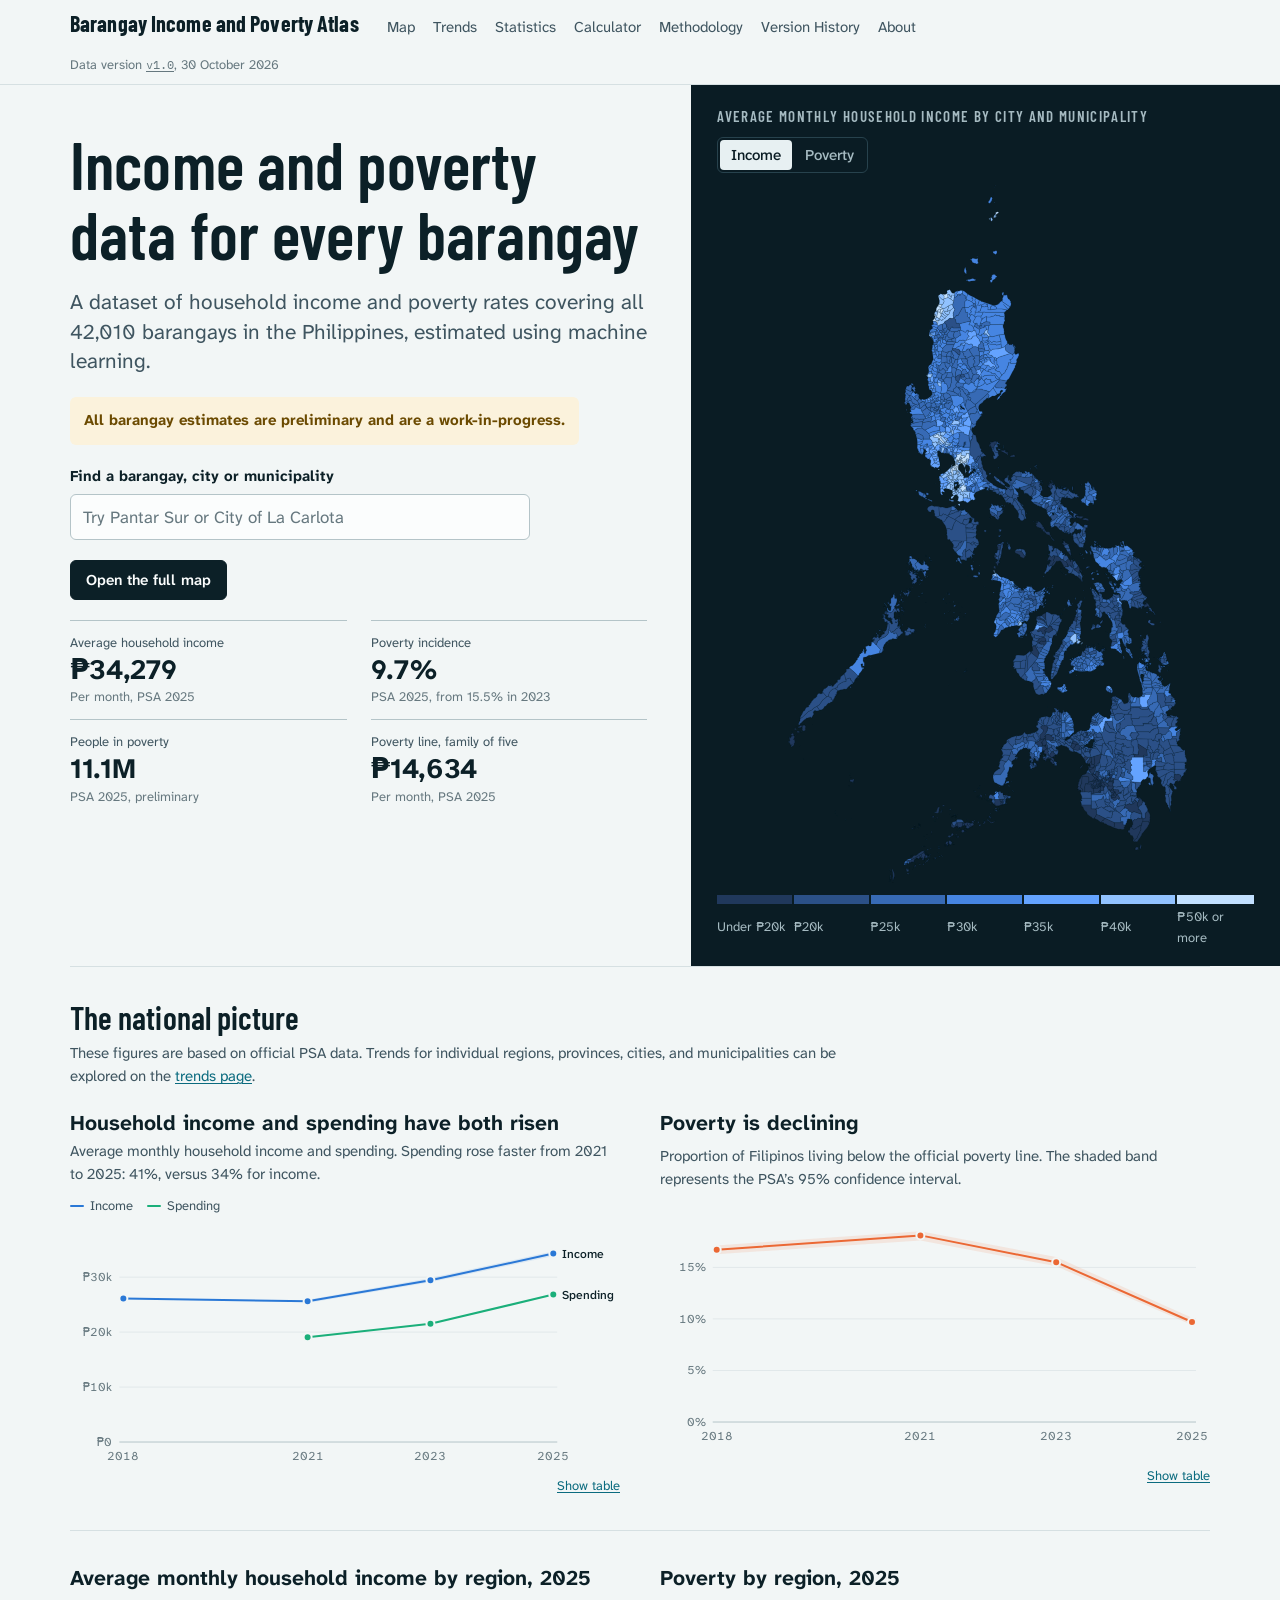
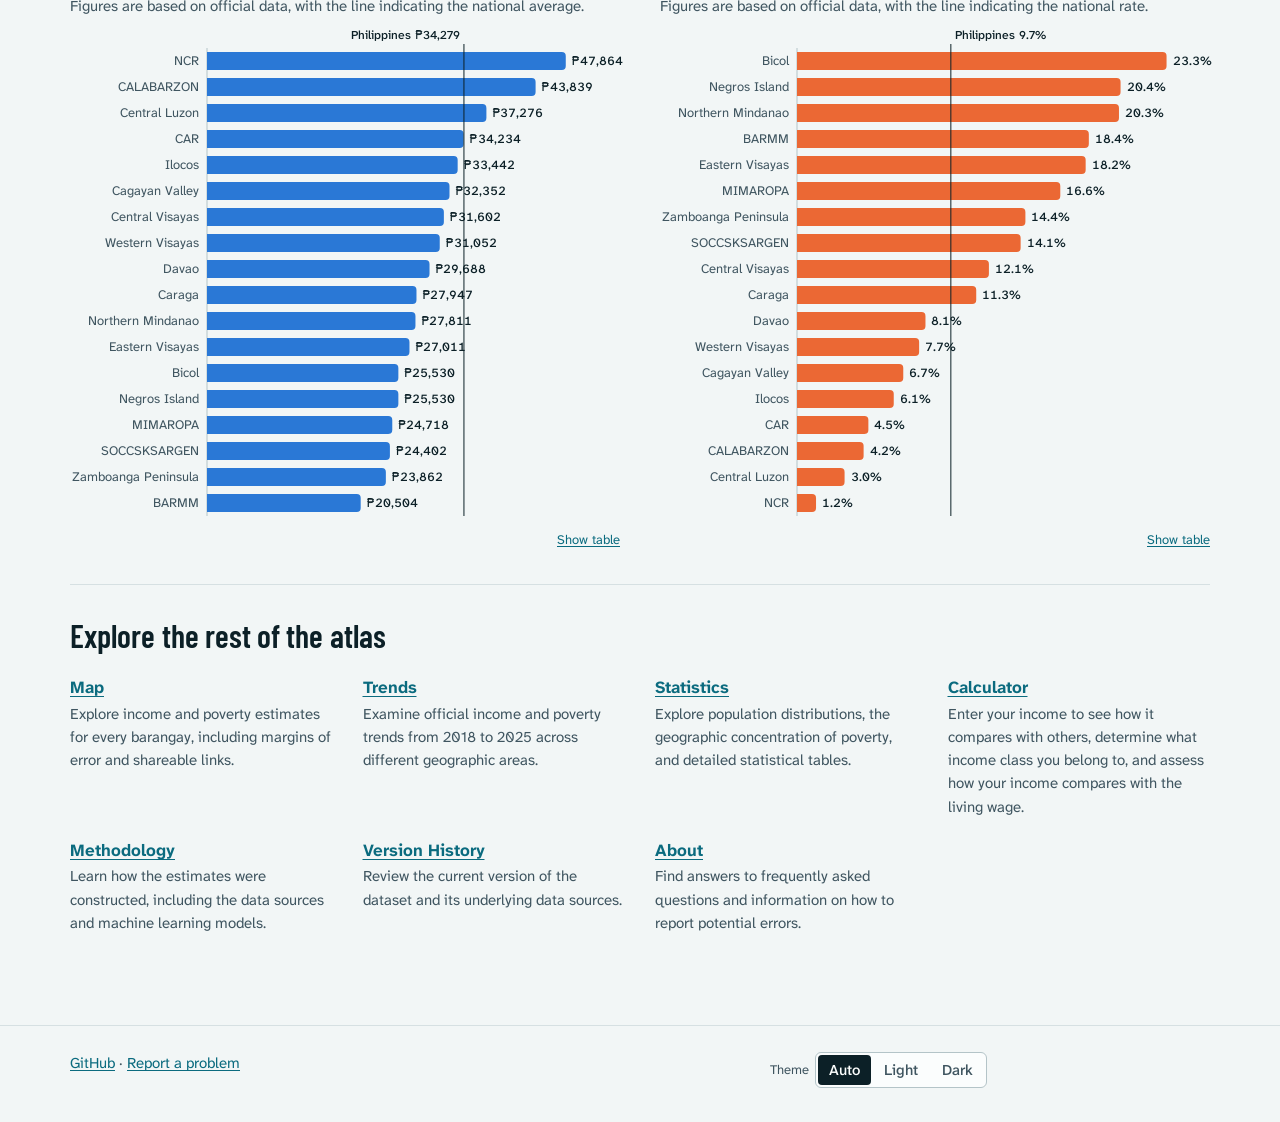
<file: docs/index.html>
<!doctype html>
<html lang="en" data-build="4fed50cfa3">
<head>
<meta charset="utf-8">
<meta name="viewport" content="width=device-width, initial-scale=1, viewport-fit=cover">
<title>Barangay Income and Poverty Atlas</title>
<meta name="description" content="Income and poverty estimates for all 42,010 barangays in the Philippines, based on official data from the Philippine Statistics Authority, satellite imagery and machine learning.">
<link rel="canonical" href="https://urielgalace.github.io/barangay-income-poverty/">
<meta property="og:type" content="website">
<meta property="og:site_name" content="Barangay Income and Poverty Atlas">
<meta property="og:title" content="Barangay Income and Poverty Atlas">
<meta property="og:description" content="Income and poverty estimates for all 42,010 barangays in the Philippines, based on official data from the Philippine Statistics Authority, satellite imagery and machine learning.">
<meta property="og:url" content="https://urielgalace.github.io/barangay-income-poverty/">
<meta property="og:image" content="https://urielgalace.github.io/barangay-income-poverty/assets/share.png">
<meta name="twitter:card" content="summary_large_image">
<meta name="color-scheme" content="light dark">
<link rel="icon" href="assets/favicon.svg" type="image/svg+xml">
<link rel="preconnect" href="https://fonts.googleapis.com">
<link rel="preconnect" href="https://fonts.gstatic.com" crossorigin>
<link rel="stylesheet" href="https://fonts.googleapis.com/css2?family=Atkinson+Hyperlegible+Next:wght@400;500;700&family=Barlow+Condensed:wght@500;600;700&family=IBM+Plex+Mono:wght@400;500&display=swap">
<link rel="stylesheet" href="assets/site.css?b=4fed50cfa3">
<script>try { var t = localStorage.getItem("theme"); if (t === "light" || t === "dark") document.documentElement.setAttribute("data-theme", t); } catch (e) {}</script>

</head>
<body class="page-index">
<a class="skip" href="#main">Skip to content</a>
<header class="site-head">
  <div class="wrap">
    <div class="head-row">
      <a class="brand" href="index.html">Barangay Income and Poverty Atlas</a>
      <nav class="site-nav" aria-label="Main">
        <a href="map.html">Map</a>
        <a href="trends.html">Trends</a>
        <a href="statistics.html">Statistics</a>
        <a href="calculator.html">Calculator</a>
        <a href="methodology.html">Methodology</a>
        <a href="versions.html">Version History</a>
        <a href="about.html">About</a>
        
      </nav>
    </div>
    <div class="stamp">
      <span>Data version <a href="versions.html" class="code">v1.0</a>, 30 October 2026</span>
    </div>
  </div>
</header>
<main id="main">

<div class="hero">
  <div class="hero-text">
    <h1>Income and poverty data for every barangay</h1>
    <p class="lede">A dataset of household income and poverty rates covering all 42,010 barangays in the Philippines, estimated using machine learning.</p>
    <p class="callout" role="note"><strong>All barangay estimates are preliminary and are a <span class="nowrap">work-in-progress</span>.</strong></p>
    <div class="search-hero combo">
      <label for="home-search">Find a barangay, city or municipality</label>
      <input type="search" id="home-search" placeholder="Type a barangay, city or municipality">
    </div>
    <div class="cta"><a class="btn" href="map.html">Open the full map</a></div>
    <dl class="stats duo">
      <div class="stat"><dt>Average household income</dt><dd>₱34,279</dd><div class="d">Per month, PSA 2025</div></div>
      <div class="stat"><dt>Poverty incidence</dt><dd>9.7%</dd><div class="d">PSA 2025, from 15.5% in 2023</div></div>
      <div class="stat"><dt>People in poverty</dt><dd>11.1M</dd><div class="d">PSA 2025, preliminary</div></div>
      <div class="stat"><dt>Poverty line, family of five</dt><dd>₱14,634</dd><div class="d">Per month, PSA 2025</div></div>
    </dl>
  </div>
  <div class="plate">
    <div class="plate-head"><div class="plate-title" id="home-map-title">Average monthly household income by city and municipality</div><div id="home-metric"></div></div>
    <div class="plate-map" id="home-map"><p class="small" style="color:var(--sea-ink-2)">Loading the map…</p></div>
    <div class="scale" id="home-scale"></div>
  </div>
</div>

<div class="wrap">
  <section class="block">
    <header><h2>The national picture</h2><p class="small">These figures are based on official PSA data. Trends for individual regions, provinces, cities, and municipalities can be explored on the <a href="trends.html">trends page</a>.</p></header>
    <div class="two" id="home-trend"></div>
  </section>
  <section class="block">
    <div class="two" id="home-regions"></div>
  </section>
  <section class="block">
    <h2>Explore the rest of the atlas</h2>
    <ul class="linklist">
      <li><a href="map.html">Map</a><p>Explore income and poverty estimates for every barangay, including margins of error and shareable links.</p></li>
      <li><a href="trends.html">Trends</a><p>Examine official income and poverty trends from 2018 to 2025 across different geographic areas.</p></li>
      <li><a href="statistics.html">Statistics</a><p>Explore population distributions, the geographic concentration of poverty, and detailed statistical tables.</p></li>
      <li><a href="calculator.html">Calculator</a><p>Enter your income to see how it compares with others, determine what income class you belong to, and assess how your income compares with the living wage.</p></li>
      <li><a href="methodology.html">Methodology</a><p>Learn how the estimates were constructed, including the data sources and machine learning models.</p></li>
      <li><a href="versions.html">Version History</a><p>Review the current version of the dataset and its underlying data sources.</p></li>
      <li><a href="about.html">About</a><p>Find answers to frequently asked questions and information on how to report potential errors.</p></li>
    </ul>
  </section>
</div>

</main>
<footer class="site-foot">
  <div class="wrap foot-grid">
    <p><a href="https://github.com/urielgalace/barangay-income-poverty">GitHub</a> · <a href="report.html">Report a problem</a></p>
    <div class="theme-switch" id="theme-switch"><span>Theme</span></div>
  </div>
</footer>
<script type="module">import { initTheme } from "./assets/js/lib.js?b=4fed50cfa3"; initTheme();</script>
<script type="module" src="assets/js/home.js?b=4fed50cfa3"></script>
</body>
</html>
</file>
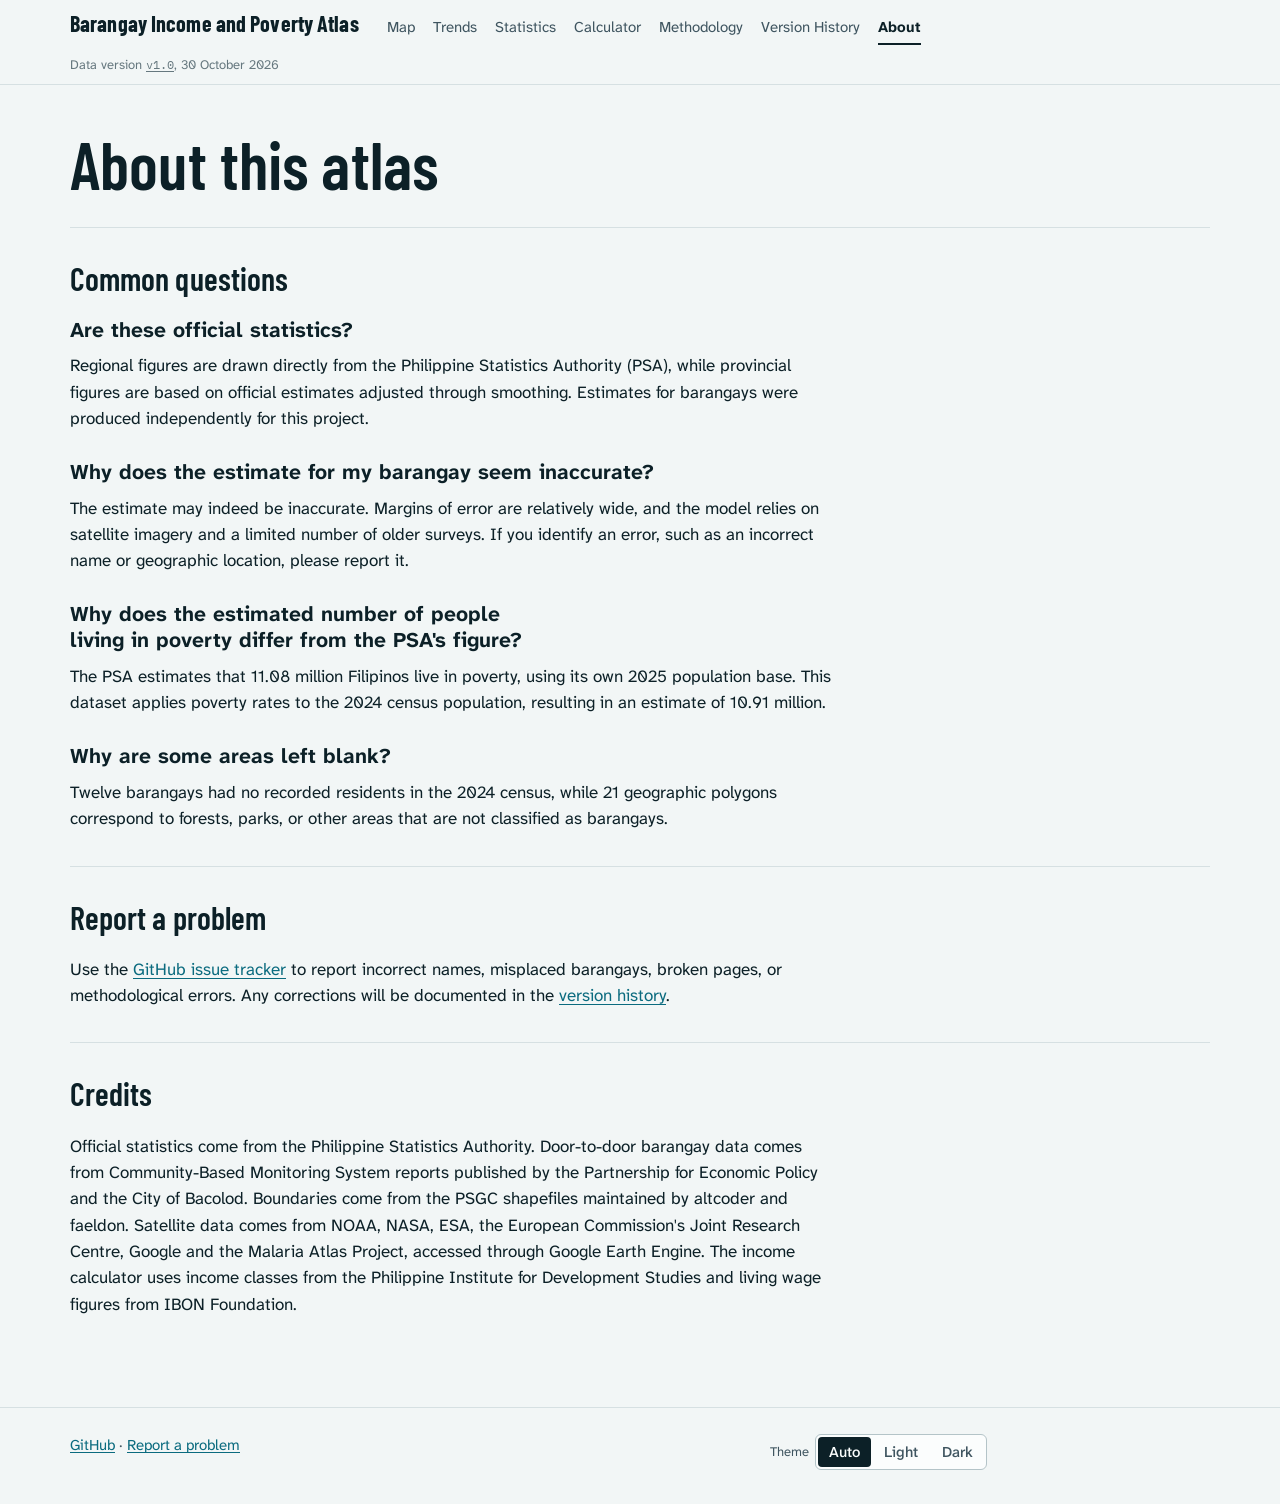
<file: docs/about.html>
<!doctype html>
<html lang="en" data-build="4fed50cfa3">
<head>
<meta charset="utf-8">
<meta name="viewport" content="width=device-width, initial-scale=1, viewport-fit=cover">
<title>About · Barangay Income and Poverty Atlas</title>
<meta name="description" content="About the Barangay Income and Poverty Atlas: common questions, how to report a problem, and credits.">
<link rel="canonical" href="https://urielgalace.github.io/barangay-income-poverty/about.html">
<meta property="og:type" content="website">
<meta property="og:site_name" content="Barangay Income and Poverty Atlas">
<meta property="og:title" content="About">
<meta property="og:description" content="About the Barangay Income and Poverty Atlas: common questions, how to report a problem, and credits.">
<meta property="og:url" content="https://urielgalace.github.io/barangay-income-poverty/about.html">
<meta property="og:image" content="https://urielgalace.github.io/barangay-income-poverty/assets/share.png">
<meta name="twitter:card" content="summary_large_image">
<meta name="color-scheme" content="light dark">
<link rel="icon" href="assets/favicon.svg" type="image/svg+xml">
<link rel="preconnect" href="https://fonts.googleapis.com">
<link rel="preconnect" href="https://fonts.gstatic.com" crossorigin>
<link rel="stylesheet" href="https://fonts.googleapis.com/css2?family=Atkinson+Hyperlegible+Next:wght@400;500;700&family=Barlow+Condensed:wght@500;600;700&family=IBM+Plex+Mono:wght@400;500&display=swap">
<link rel="stylesheet" href="assets/site.css?b=4fed50cfa3">
<script>try { var t = localStorage.getItem("theme"); if (t === "light" || t === "dark") document.documentElement.setAttribute("data-theme", t); } catch (e) {}</script>

</head>
<body class="page-about">
<a class="skip" href="#main">Skip to content</a>
<header class="site-head">
  <div class="wrap">
    <div class="head-row">
      <a class="brand" href="index.html">Barangay Income and Poverty Atlas</a>
      <nav class="site-nav" aria-label="Main">
        <a href="map.html">Map</a>
        <a href="trends.html">Trends</a>
        <a href="statistics.html">Statistics</a>
        <a href="calculator.html">Calculator</a>
        <a href="methodology.html">Methodology</a>
        <a href="versions.html">Version History</a>
        <a href="about.html" aria-current="page">About</a>
        
      </nav>
    </div>
    <div class="stamp">
      <span>Data version <a href="versions.html" class="code">v1.0</a>, 30 October 2026</span>
    </div>
  </div>
</header>
<main id="main">

<div class="wrap">
  <div class="page-title">
    <h1>About this atlas</h1>
  </div>
  <section class="block">
    <header><h2>Common questions</h2></header>
    <div class="prose">
      <h3>Are these official statistics?</h3>
      <p>Regional figures are drawn directly from the Philippine Statistics Authority (PSA), while provincial figures are based on official estimates adjusted through smoothing. Estimates for barangays were produced independently for this project.</p>
      <h3>Why does the estimate for my barangay seem inaccurate?</h3>
      <p>The estimate may indeed be inaccurate. Margins of error are relatively wide, and the model relies on satellite imagery and a limited number of older surveys. If you identify an error, such as an incorrect name or geographic location, please report it.</p>
      <h3>Why does the estimated number of people living in poverty differ from the PSA's figure?</h3>
      <p>The PSA estimates that 11.08 million Filipinos live in poverty, using its own 2025 population base. This dataset applies poverty rates to the 2024 census population, resulting in an estimate of 10.91 million.</p>
      <h3>Why are some areas left blank?</h3>
      <p>Twelve barangays had no recorded residents in the 2024 census, while 21 geographic polygons correspond to forests, parks, or other areas that are not classified as barangays.</p>
    </div>
  </section>
  <section class="block" id="report">
    <header><h2>Report a problem</h2></header>
    <div class="prose">
      <p>Use the <a href="report.html">GitHub issue tracker</a> to report incorrect names, misplaced barangays, broken pages, or methodological errors. Any corrections will be documented in the <a href="versions.html">version history</a>.</p>
    </div>
  </section>
  <section class="block">
    <header><h2>Credits</h2></header>
    <div class="prose">
      <p>Official statistics come from the Philippine Statistics Authority. Door-to-door barangay data comes from Community-Based Monitoring System reports published by the Partnership for Economic Policy and the City of Bacolod. Boundaries come from the PSGC shapefiles maintained by altcoder and faeldon. Satellite data comes from NOAA, NASA, ESA, the European Commission's Joint Research Centre, Google and the Malaria Atlas Project, accessed through Google Earth Engine. The income calculator uses income classes from the Philippine Institute for Development Studies and living wage figures from IBON Foundation.</p>
    </div>
  </section>
</div>

</main>
<footer class="site-foot">
  <div class="wrap foot-grid">
    <p><a href="https://github.com/urielgalace/barangay-income-poverty">GitHub</a> · <a href="report.html">Report a problem</a></p>
    <div class="theme-switch" id="theme-switch"><span>Theme</span></div>
  </div>
</footer>
<script type="module">import { initTheme } from "./assets/js/lib.js?b=4fed50cfa3"; initTheme();</script>

</body>
</html>
</file>
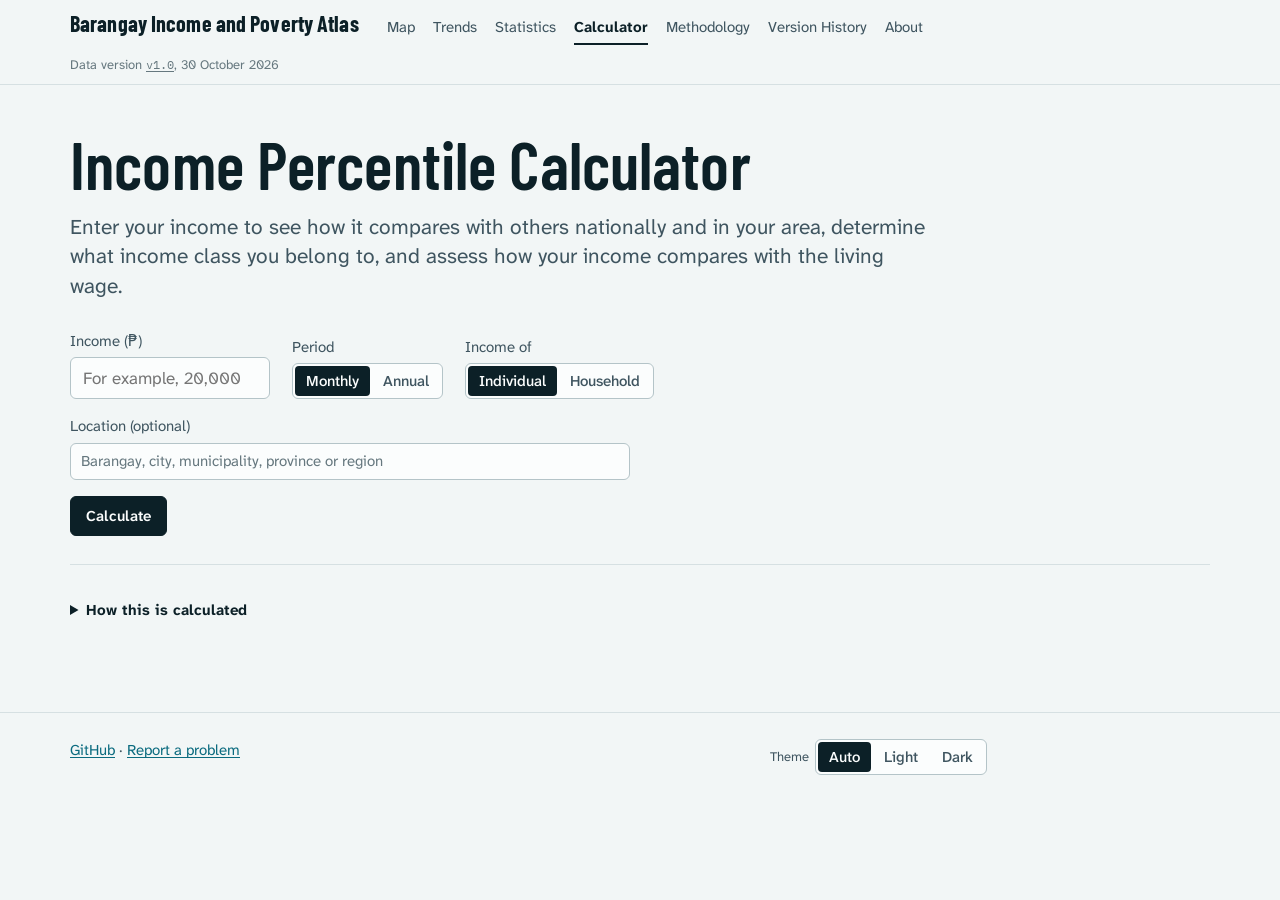
<file: docs/calculator.html>
<!doctype html>
<html lang="en" data-build="4fed50cfa3">
<head>
<meta charset="utf-8">
<meta name="viewport" content="width=device-width, initial-scale=1, viewport-fit=cover">
<title>Income Percentile Calculator · Barangay Income and Poverty Atlas</title>
<meta name="description" content="See where your income ranks in the Philippines and in your area, which income class you belong to, and how your income compares with the living wage.">
<link rel="canonical" href="https://urielgalace.github.io/barangay-income-poverty/calculator.html">
<meta property="og:type" content="website">
<meta property="og:site_name" content="Barangay Income and Poverty Atlas">
<meta property="og:title" content="Income Percentile Calculator">
<meta property="og:description" content="See where your income ranks in the Philippines and in your area, which income class you belong to, and how your income compares with the living wage.">
<meta property="og:url" content="https://urielgalace.github.io/barangay-income-poverty/calculator.html">
<meta property="og:image" content="https://urielgalace.github.io/barangay-income-poverty/assets/share.png">
<meta name="twitter:card" content="summary_large_image">
<meta name="color-scheme" content="light dark">
<link rel="icon" href="assets/favicon.svg" type="image/svg+xml">
<link rel="preconnect" href="https://fonts.googleapis.com">
<link rel="preconnect" href="https://fonts.gstatic.com" crossorigin>
<link rel="stylesheet" href="https://fonts.googleapis.com/css2?family=Atkinson+Hyperlegible+Next:wght@400;500;700&family=Barlow+Condensed:wght@500;600;700&family=IBM+Plex+Mono:wght@400;500&display=swap">
<link rel="stylesheet" href="assets/site.css?b=4fed50cfa3">
<script>try { var t = localStorage.getItem("theme"); if (t === "light" || t === "dark") document.documentElement.setAttribute("data-theme", t); } catch (e) {}</script>

</head>
<body class="page-calculator">
<a class="skip" href="#main">Skip to content</a>
<header class="site-head">
  <div class="wrap">
    <div class="head-row">
      <a class="brand" href="index.html">Barangay Income and Poverty Atlas</a>
      <nav class="site-nav" aria-label="Main">
        <a href="map.html">Map</a>
        <a href="trends.html">Trends</a>
        <a href="statistics.html">Statistics</a>
        <a href="calculator.html" aria-current="page">Calculator</a>
        <a href="methodology.html">Methodology</a>
        <a href="versions.html">Version History</a>
        <a href="about.html">About</a>
        
      </nav>
    </div>
    <div class="stamp">
      <span>Data version <a href="versions.html" class="code">v1.0</a>, 30 October 2026</span>
    </div>
  </div>
</header>
<main id="main">

<div class="wrap">
  <div class="page-title">
    <h1>Income Percentile Calculator</h1>
    <p class="lede">Enter your income to see how it compares with others nationally and in your area, determine what income class you belong to, and assess how your income compares with the living wage.</p>
  </div>
  <form class="calc-form" id="c-form" autocomplete="off" novalidate onsubmit="return false">
    <div class="filters">
      <div class="field"><label for="c-income">Income (₱)</label><input type="text" inputmode="decimal" id="c-income" placeholder="For example, 20,000"></div>
      <div class="field"><span>Period</span><div id="c-period"></div></div>
      <div class="field"><span>Income of</span><div id="c-basis"></div></div>
      <div class="field" id="c-size-field" hidden><label for="c-size">Household size</label><input type="number" id="c-size" min="1" max="30" step="1" value="5"></div>
    </div>
    <div class="field combo"><label for="c-place">Location (optional)</label><input type="search" id="c-place" placeholder="Barangay, city, municipality, province or region"></div>
    <div><button type="submit" class="btn" id="c-go">Calculate</button></div>
    <p class="small calc-msg" id="c-msg" role="status"></p>
    
  </form>

  <div id="c-results" hidden>
    <dl class="stats" id="r-cards" style="margin-top:28px" aria-live="polite"></dl>
    <section class="block" style="margin-top:28px">
      <header><h2>Income percentile</h2></header>
      <div class="prose" id="r-pct-text"></div>
      <div id="r-pct-fig"></div>
    </section>
    <section class="block" id="r-area" hidden>
      <header><h2>Income ranking in your area</h2></header>
      <div class="two calc-map">
        <div class="plate">
          <div class="plate-head"><div class="plate-title" id="r-area-title"></div></div>
          <div class="plate-map" id="r-map"></div>
          <div class="scale" id="r-scale"></div>
        </div>
        <div class="calc-map-side">
          <div class="prose" id="r-map-text"></div>
          <details id="r-map-all"><summary id="r-map-all-label">All barangays</summary><div class="tv"><table id="r-map-table"></table></div></details>
        </div>
      </div>
    </section>
    <section class="block">
      <header><h2>Income class</h2></header>
      <div class="prose" id="r-class-text"></div>
      <div class="tv" style="max-height:none"><table class="ladder" id="r-class-table"></table></div>
    </section>
    <section class="block">
      <header><h2>Living wage</h2></header>
      <div class="prose" id="r-wage-text"></div>
      <div id="r-wage-fig"></div>
    </section>
  </div>

  <section class="block" style="margin-top:28px">
    <details>
      <summary>How this is calculated</summary>
      <div class="prose">
        <h3>Income percentile</h3>
        <p>The <a href="https://psa.gov.ph/statistics/income-expenditure/fies">Family Income and Expenditure Survey</a> (FIES) 2025 reports average household income for ten income groups in each region, province, and highly urbanized city, ranked by per capita income. However, individual household records are not publicly available. FIES 2023 also provides the distribution of households by size and their corresponding average incomes. For each geographic area, a model of household income and household size is fitted to these figures, together with the official poverty rate where available.</p>
        <p>Income percentiles are calculated by ranking individuals according to household income adjusted for household size. The adjustment uses the square-root equivalence scale, which divides household income by the square root of the number of household members. This accounts for economies of scale from sharing housing and other household expenses. Individual income is treated as the income of a single-person household. Reported income is converted to 2025 prices using the PSA’s consumer price index, assuming that incomes have increased in line with inflation since 2025.</p>
        <p>For cities, municipalities, and barangays without separately published FIES figures, the model uses the income distribution of the corresponding province or region, adjusted to match the area’s estimated average household income after accounting for household size. This assumes that the underlying distribution of income is similar across geographic areas. Consequently, the resulting percentiles should be interpreted as estimates. For barangays, the reported ranges incorporate uncertainty in the estimated average income. Provincial figures exclude highly urbanized cities, consistent with FIES reporting conventions.</p>
        <p>The models were evaluated by comparing their implied poverty rates with official figures before poverty rates were incorporated into the estimation procedure. Across 101 geographic areas with published poverty rates, the average absolute difference was 2.6 percentage points, falling to 1.8 percentage points for regions. At the national level, the model estimated a poverty rate of 10.6% in 2025, compared with the official figure of 9.7%. The same approach also reproduced the income-class shares published by the Philippine Institute for Development Studies (PIDS) for 2018, with deviations of no more than 1.3 percentage points for each class. However, because the PSA does not publish income distributions ranked by household-size-adjusted income, the percentile rankings themselves cannot be validated directly against official statistics.</p>
        <h3>Income class</h3>
        <p>Income classifications are based on the framework developed by the Philippine Institute for Development Studies (<a href="https://pidswebs.pids.gov.ph/CDN/PUBLICATIONS/pidsdps1820.pdf">Albert, Santos, and Vizmanos, 2018</a>), which defines income classes as multiples of the official poverty threshold.</p>
        <p>The calculator uses the national poverty threshold of ₱35,121 per person annually in 2025, adjusted to <span data-price="label">September 2026</span> prices using the PSA’s consumer price index, which increased by <span data-price="pct">7.4</span>% over the period. These thresholds are updated automatically each month following the release of new inflation figures by the PSA.</p>
        <p>For a household of five, the resulting thresholds correspond directly to those defined by PIDS, with a monthly poverty threshold of ₱<span data-price="line5">15,720</span>. However, PIDS applies its classifications to per capita income, which would imply a poverty threshold for a single-person household equal to one-fifth of the threshold for a family of five.</p>
        <p>Instead, this calculator adjusts income thresholds across household sizes using the square-root equivalence scale. Under this approach, the poverty threshold for a single-person household is ₱<span data-price="line5">15,720</span> divided by the square root of five, or approximately ₱<span data-price="line1">7,030</span> per month. Consequently, the income classifications for households with sizes other than five differ from those obtained by applying the original PIDS methodology.</p>
        <h3>Living wage</h3>
        <p>Living wage estimates are based on the family living wage figures published by the <a href="https://www.ibon.org/en/flw-natl-2608/">IBON Foundation</a> in August 2026, both <a href="https://www.ibon.org/en/flw-regl-2608/">nationally and by region</a>. These figures represent the income required for a family of five to maintain a decent standard of living. IBON derives its estimates using data from the National Wages and Productivity Commission and the PSA.</p>
        <p>Daily regional living wage estimates are converted to monthly amounts assuming 261 paid working days annually. This procedure reproduces IBON’s published national monthly figure to within ₱8.</p>
        <p>For households of other sizes, the living wage is adjusted using the same square-root equivalence scale applied to the income percentiles and income classifications. Accordingly, the living wage for a single-person household is calculated by dividing the figure for a family of five by the square root of five.</p>
        <p>Because IBON does not publish living wage estimates below the regional level, cities, municipalities, and barangays are assigned the figure for their respective regions.</p>
        <p>For Caraga, the national living wage is used because the commission did not publish a regional estimate. For the Negros Island Region, which also lacks a separate estimate, Negros Occidental is assigned the Western Visayas figure, while Negros Oriental and Siquijor are assigned the Central Visayas figure. The national estimate is used for the Negros Island Region as a whole.</p>
      </div>
    </details>
  </section>
</div>

</main>
<footer class="site-foot">
  <div class="wrap foot-grid">
    <p><a href="https://github.com/urielgalace/barangay-income-poverty">GitHub</a> · <a href="report.html">Report a problem</a></p>
    <div class="theme-switch" id="theme-switch"><span>Theme</span></div>
  </div>
</footer>
<script type="module">import { initTheme } from "./assets/js/lib.js?b=4fed50cfa3"; initTheme();</script>
<script type="module" src="assets/js/calculator.js?b=4fed50cfa3"></script>
</body>
</html>
</file>
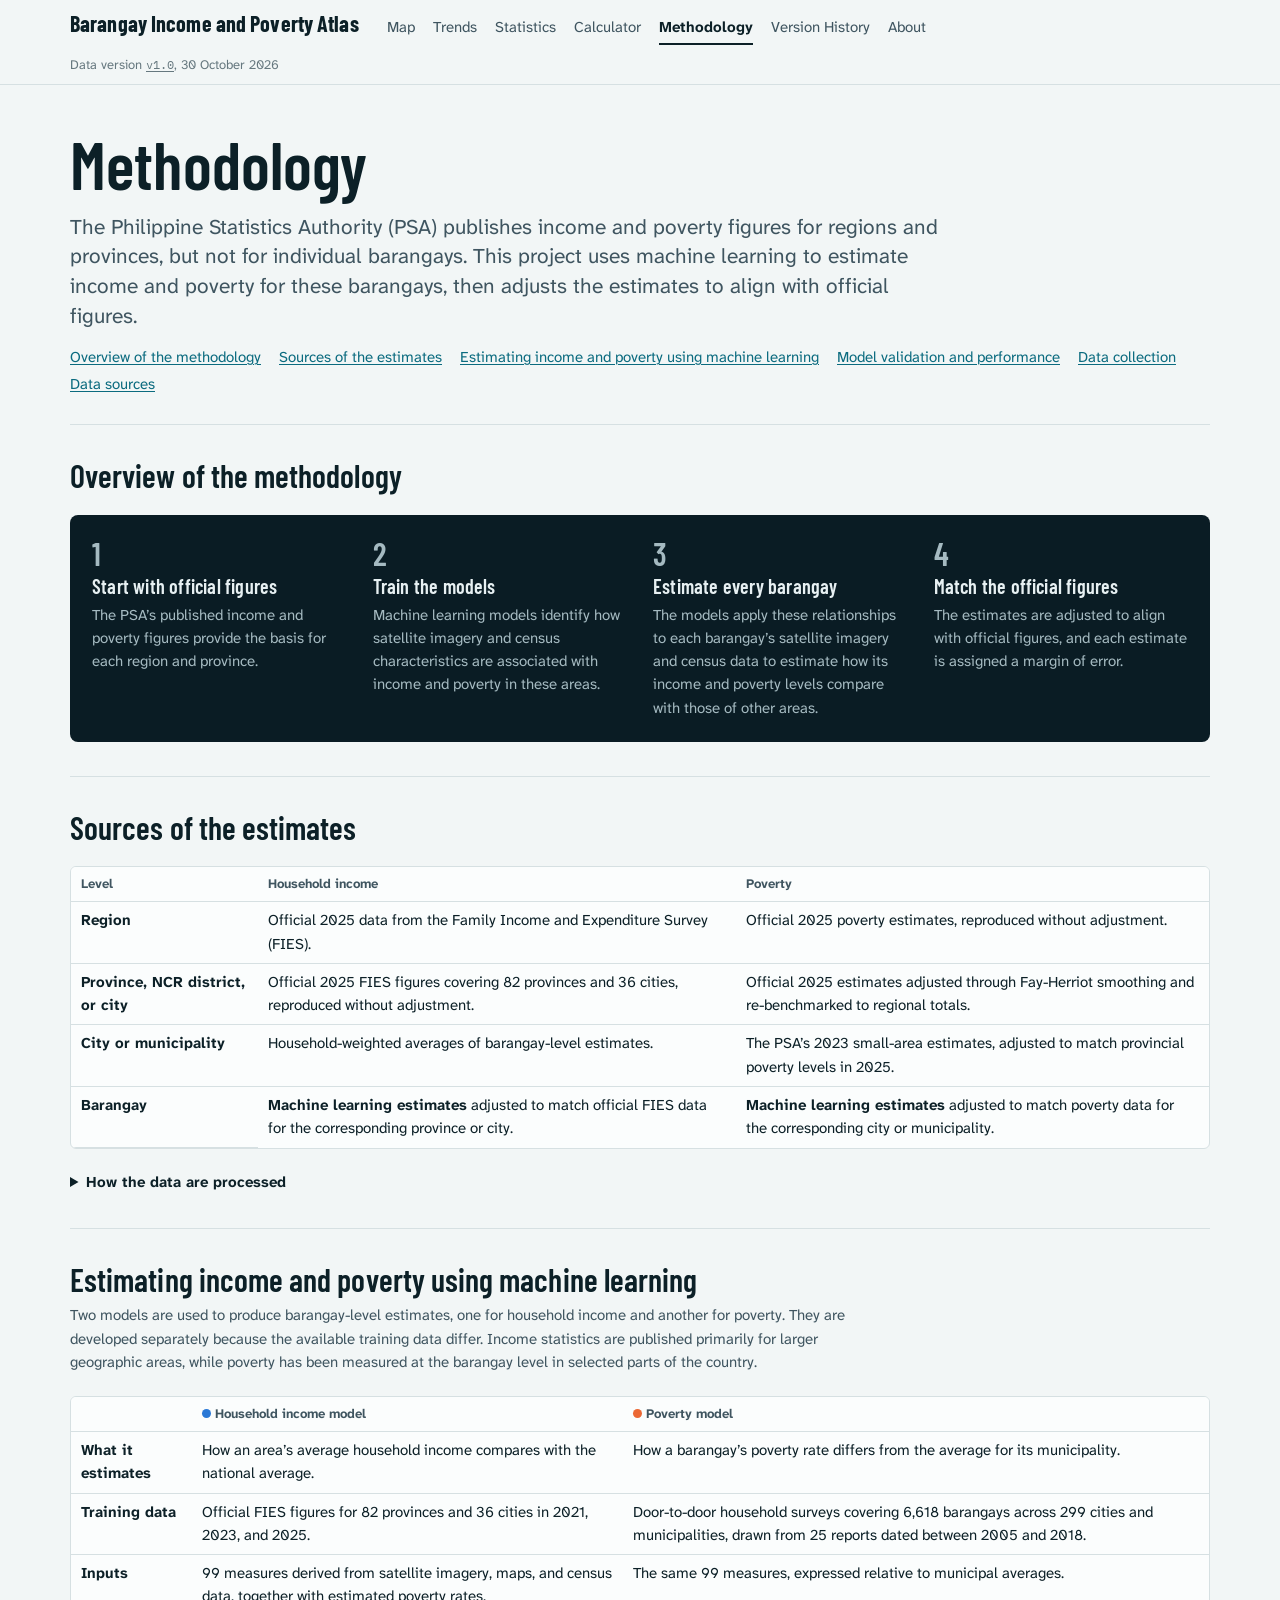
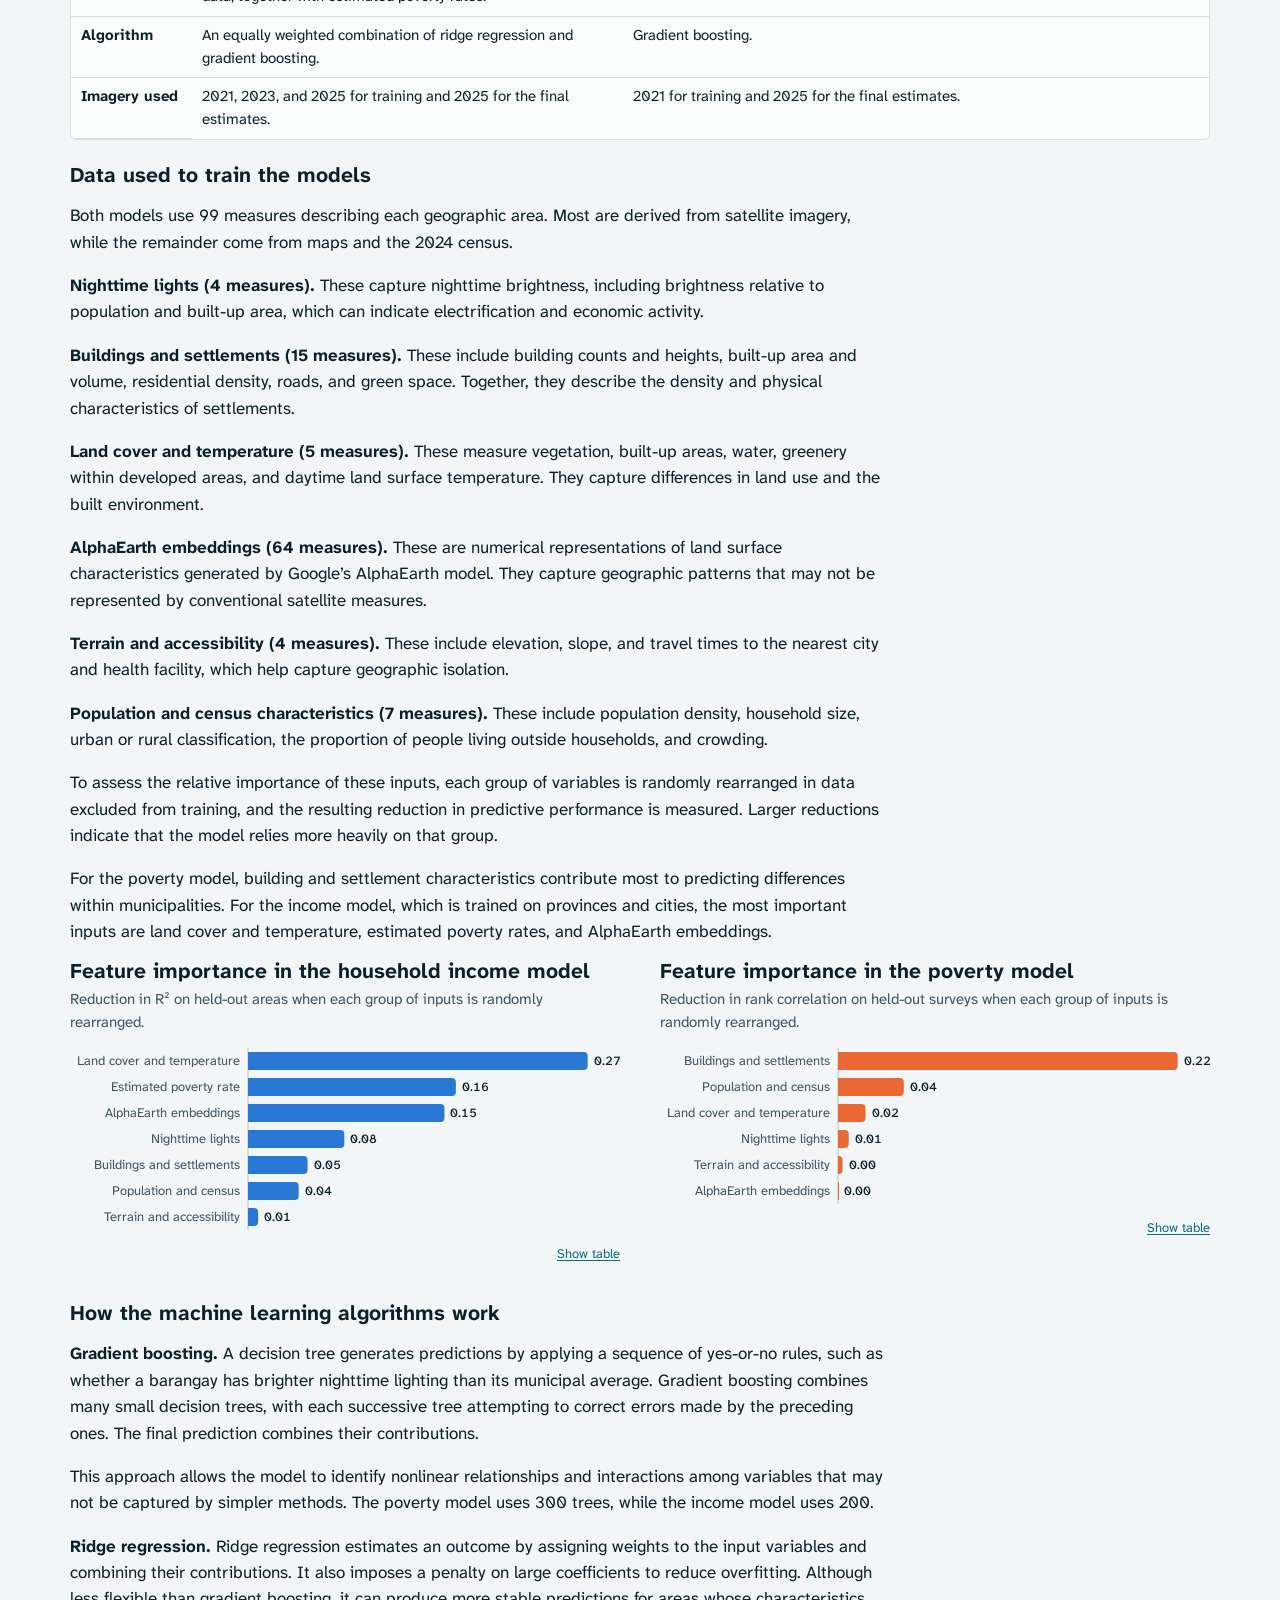
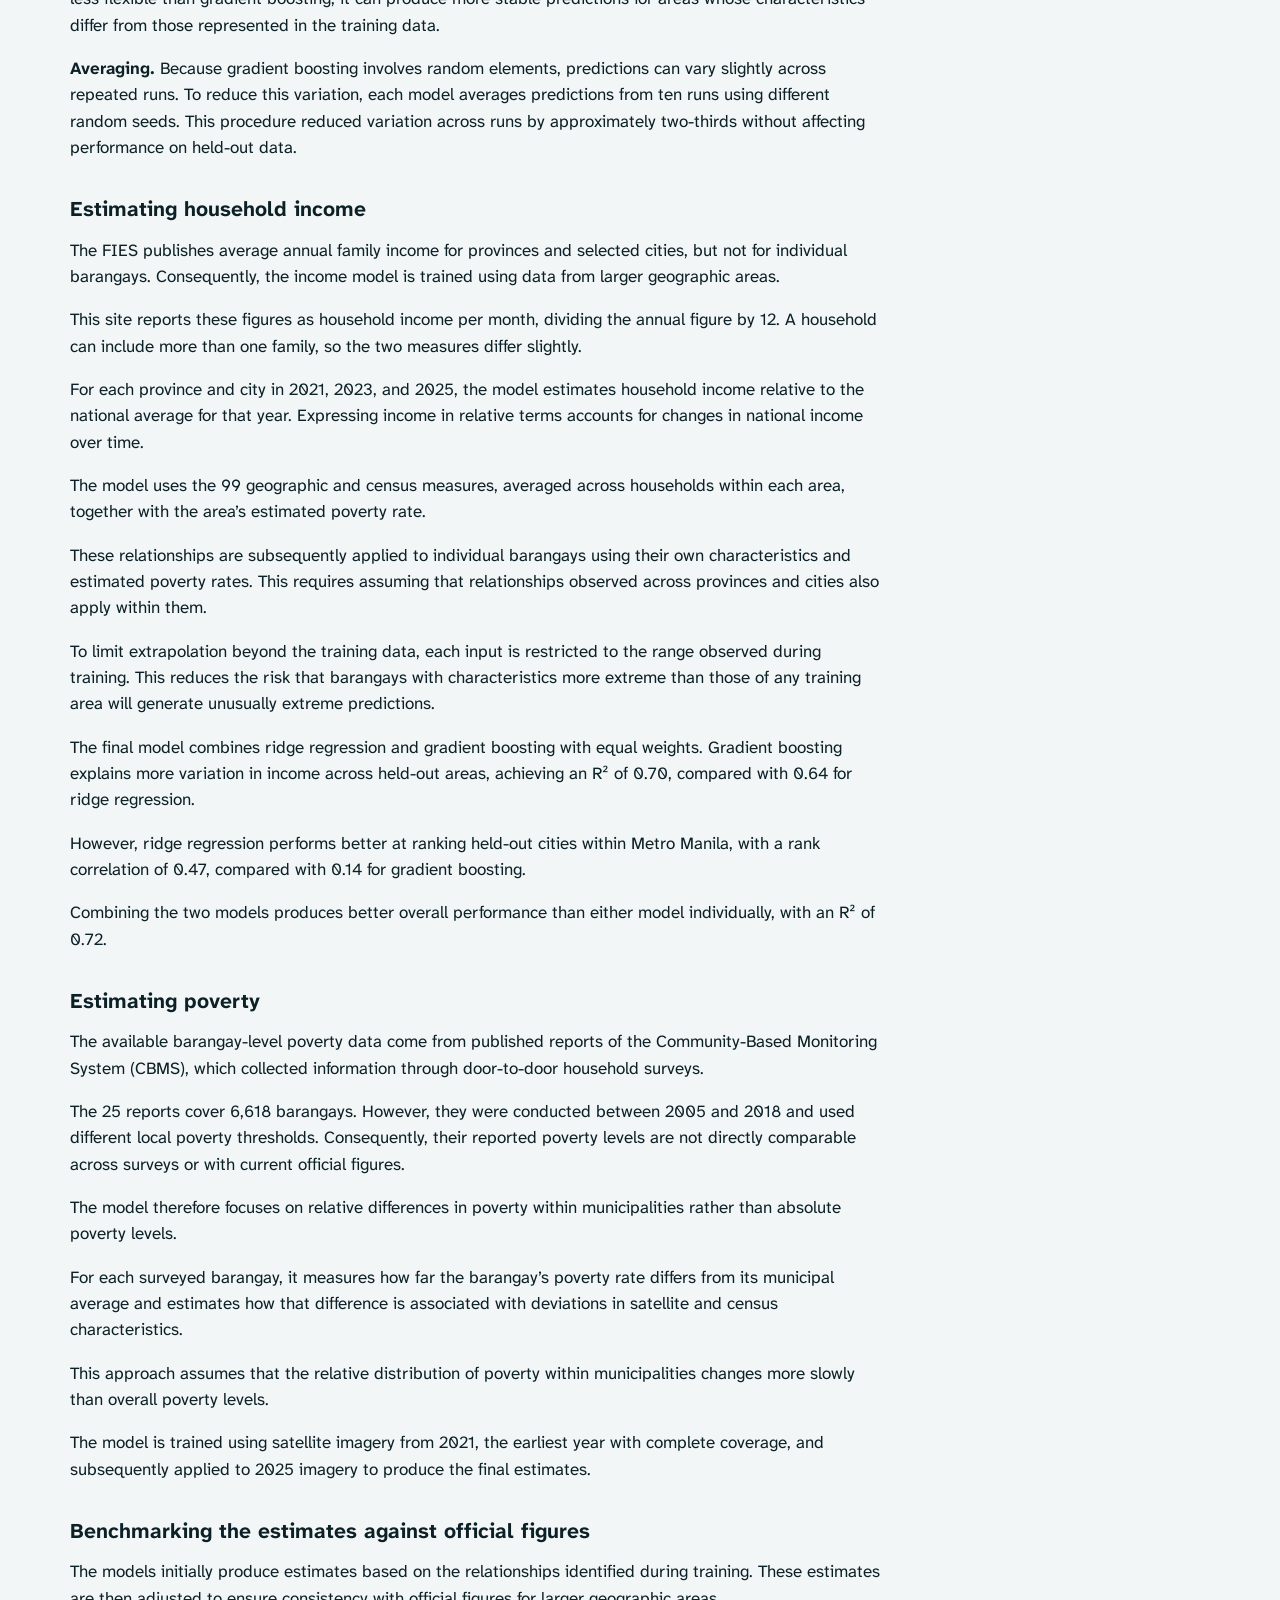
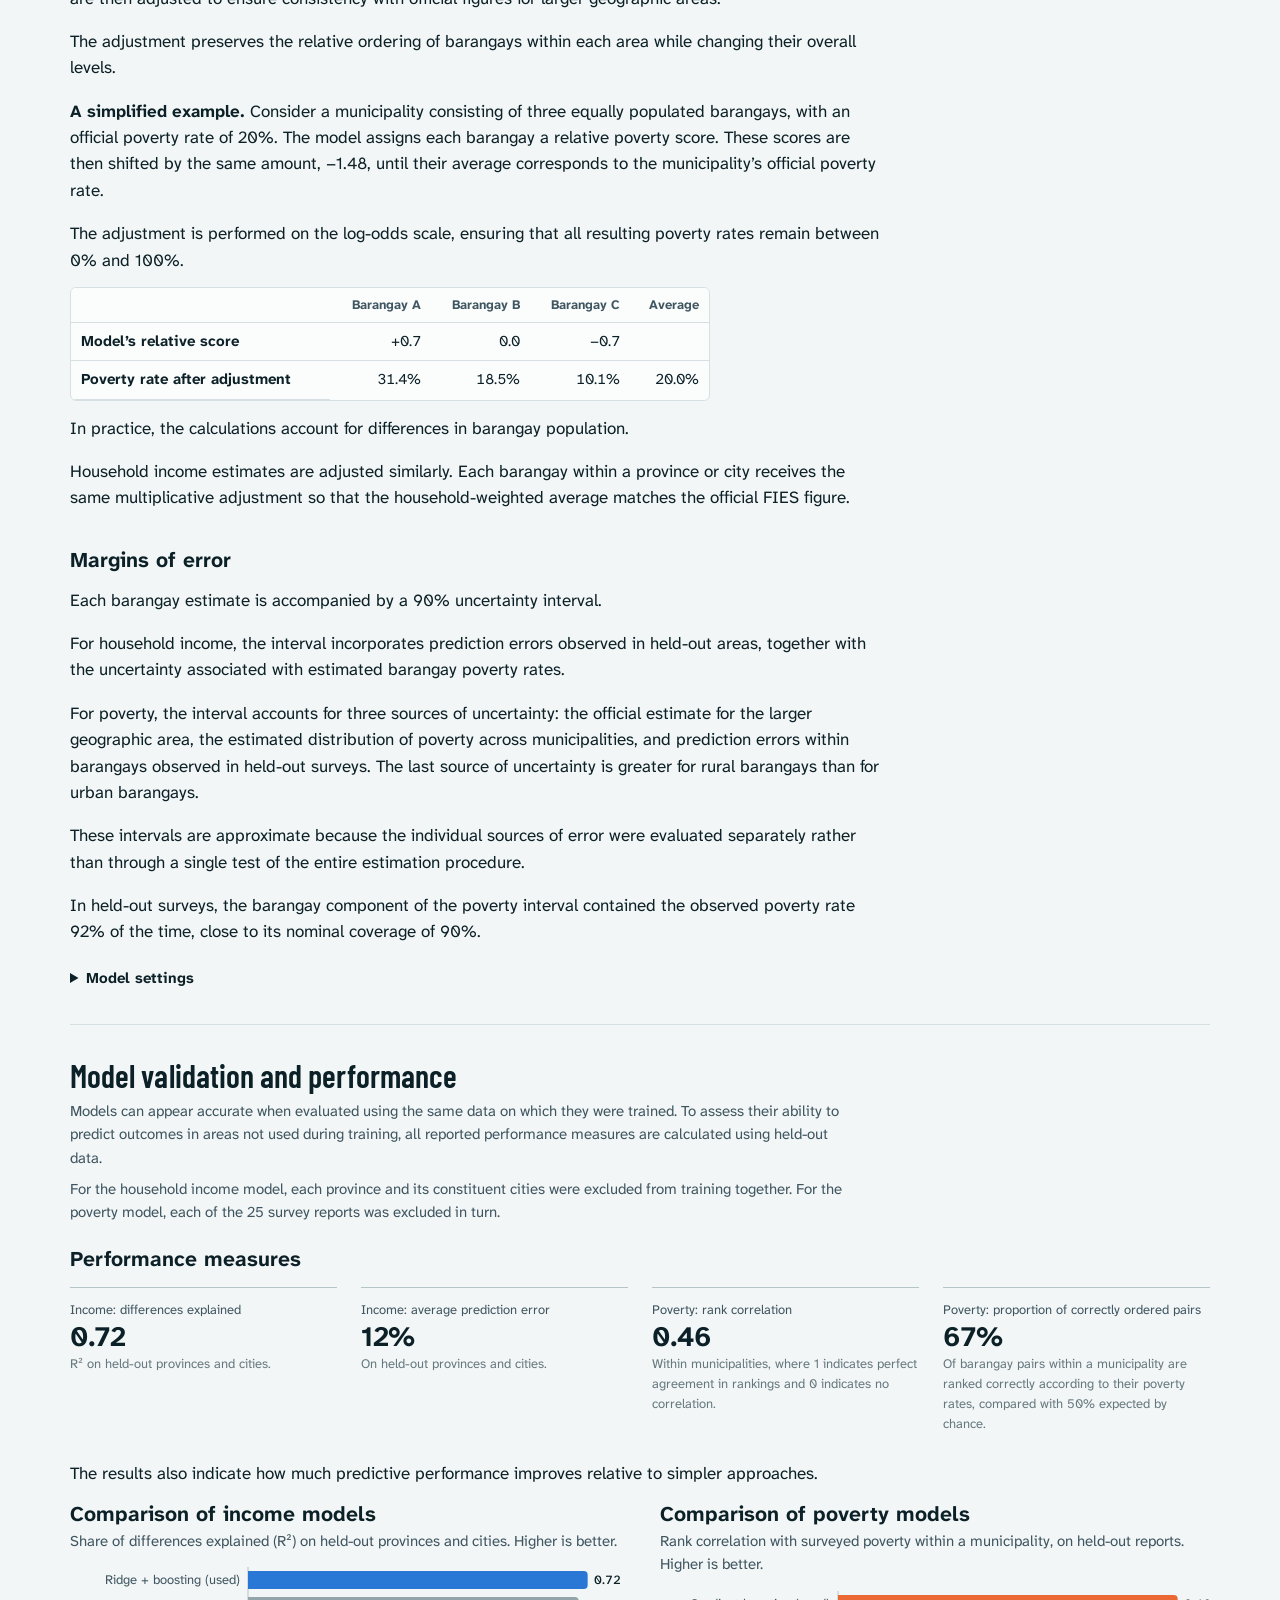
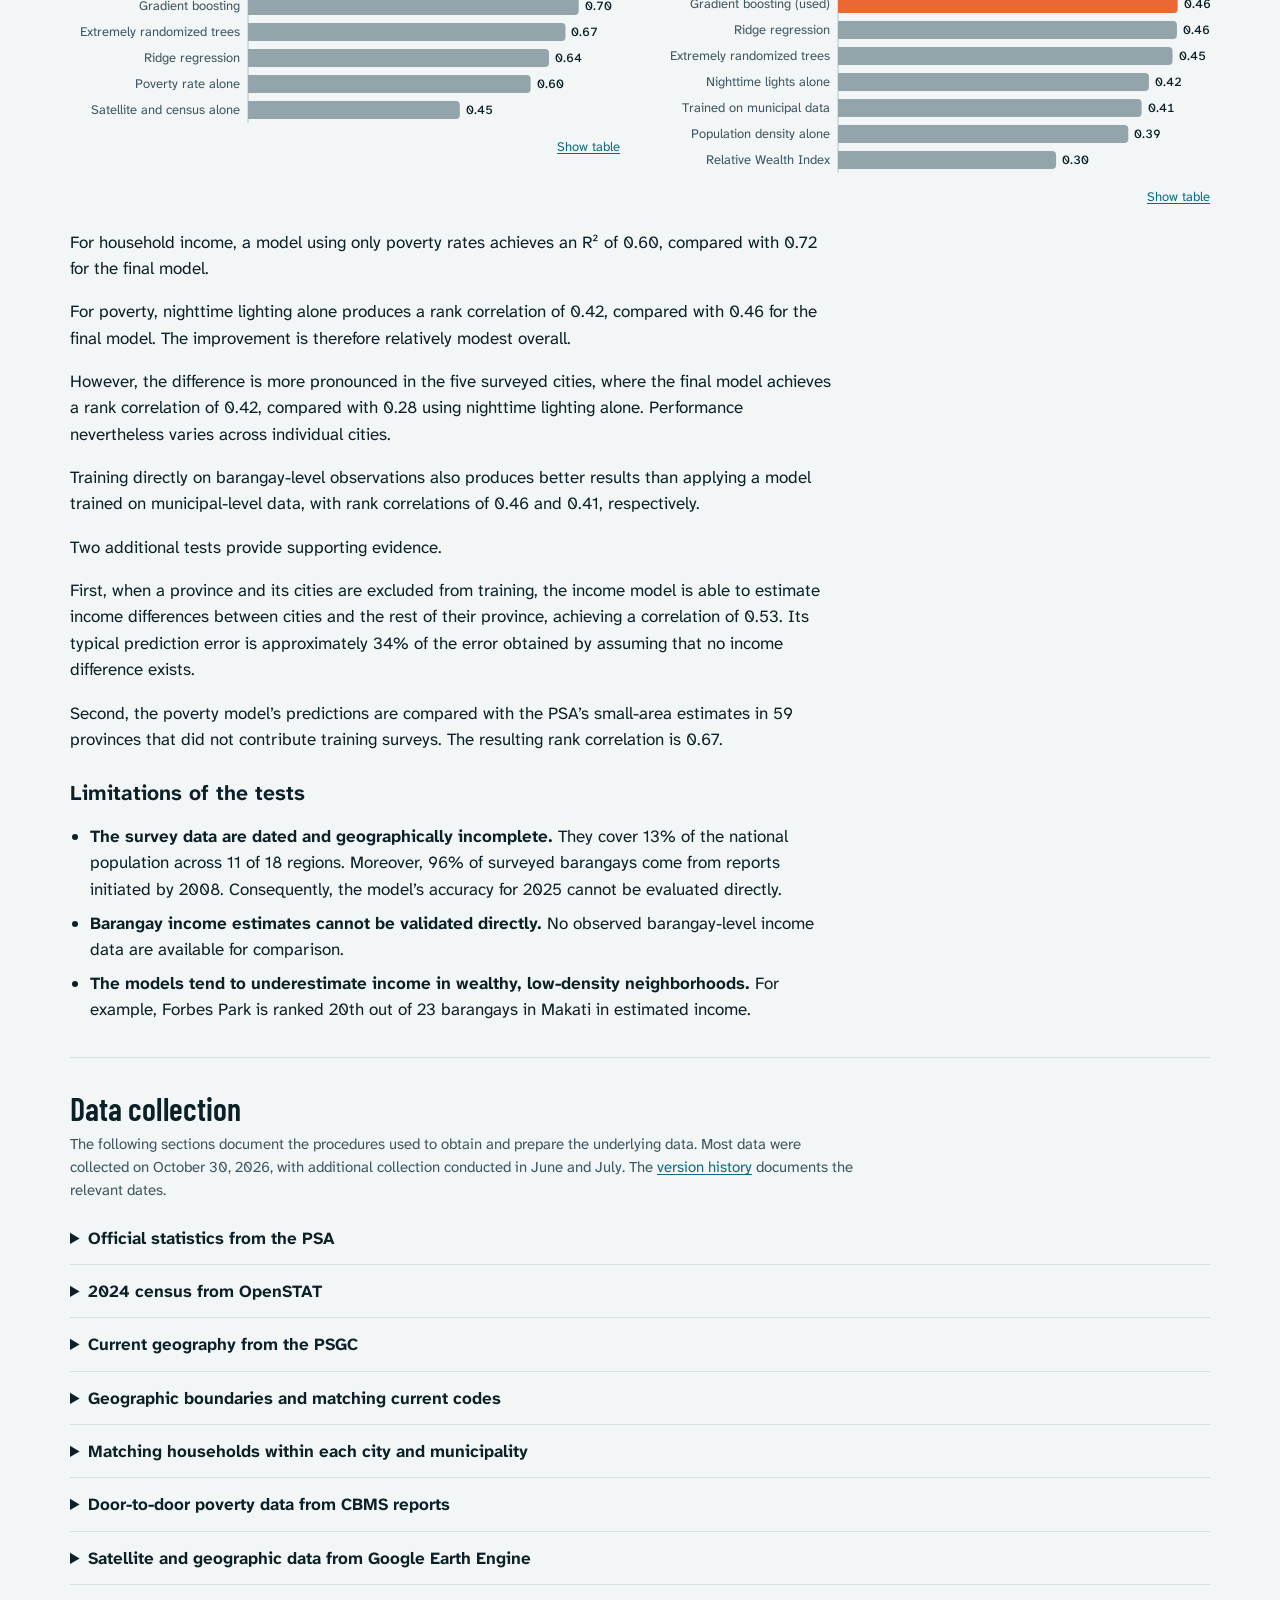
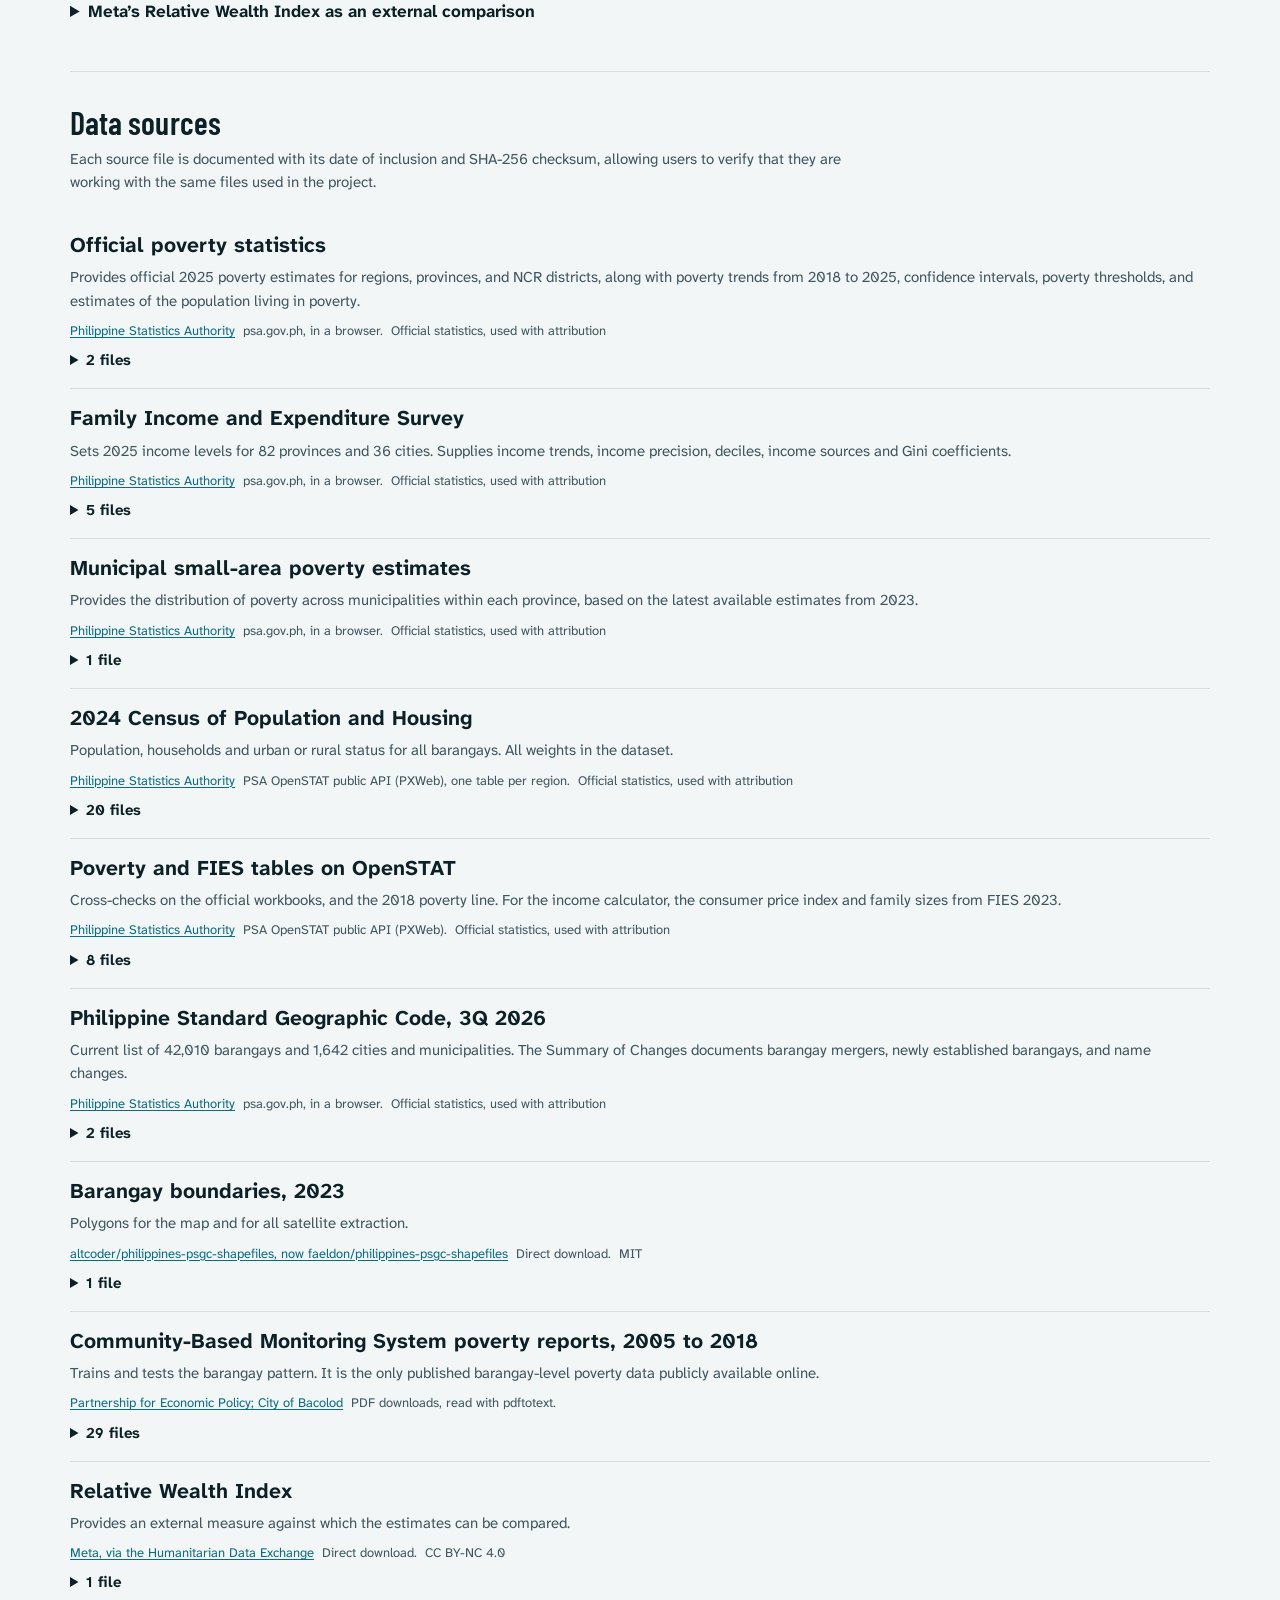
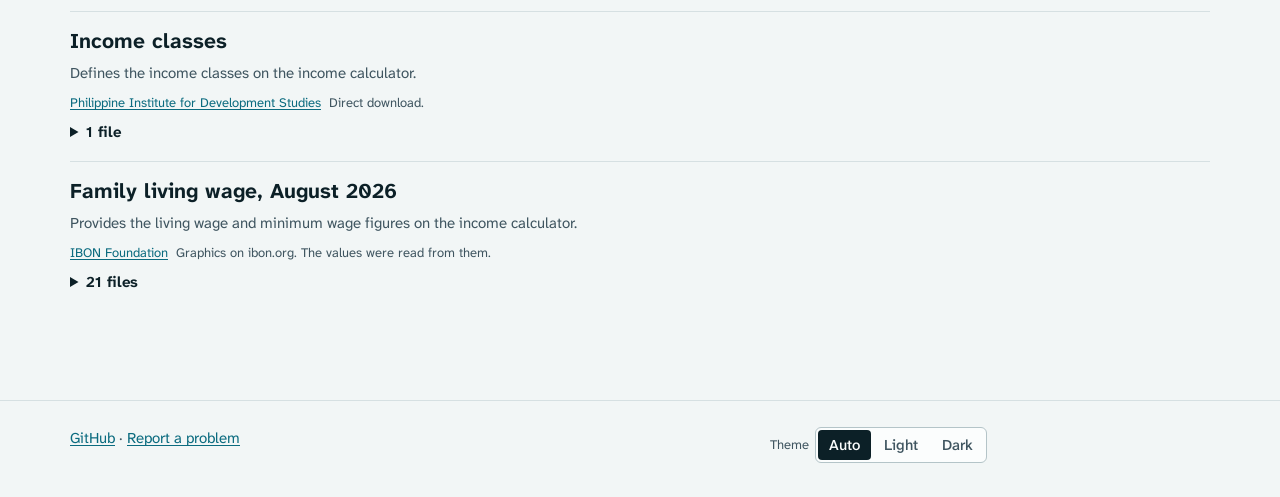
<file: docs/methodology.html>
<!doctype html>
<html lang="en" data-build="4fed50cfa3">
<head>
<meta charset="utf-8">
<meta name="viewport" content="width=device-width, initial-scale=1, viewport-fit=cover">
<title>Methodology · Barangay Income and Poverty Atlas</title>
<meta name="description" content="How the barangay income and poverty estimates are made: the machine learning models, how they were tested, and every data source.">
<link rel="canonical" href="https://urielgalace.github.io/barangay-income-poverty/methodology.html">
<meta property="og:type" content="website">
<meta property="og:site_name" content="Barangay Income and Poverty Atlas">
<meta property="og:title" content="Methodology">
<meta property="og:description" content="How the barangay income and poverty estimates are made: the machine learning models, how they were tested, and every data source.">
<meta property="og:url" content="https://urielgalace.github.io/barangay-income-poverty/methodology.html">
<meta property="og:image" content="https://urielgalace.github.io/barangay-income-poverty/assets/share.png">
<meta name="twitter:card" content="summary_large_image">
<meta name="color-scheme" content="light dark">
<link rel="icon" href="assets/favicon.svg" type="image/svg+xml">
<link rel="preconnect" href="https://fonts.googleapis.com">
<link rel="preconnect" href="https://fonts.gstatic.com" crossorigin>
<link rel="stylesheet" href="https://fonts.googleapis.com/css2?family=Atkinson+Hyperlegible+Next:wght@400;500;700&family=Barlow+Condensed:wght@500;600;700&family=IBM+Plex+Mono:wght@400;500&display=swap">
<link rel="stylesheet" href="assets/site.css?b=4fed50cfa3">
<script>try { var t = localStorage.getItem("theme"); if (t === "light" || t === "dark") document.documentElement.setAttribute("data-theme", t); } catch (e) {}</script>

</head>
<body class="page-methodology">
<a class="skip" href="#main">Skip to content</a>
<header class="site-head">
  <div class="wrap">
    <div class="head-row">
      <a class="brand" href="index.html">Barangay Income and Poverty Atlas</a>
      <nav class="site-nav" aria-label="Main">
        <a href="map.html">Map</a>
        <a href="trends.html">Trends</a>
        <a href="statistics.html">Statistics</a>
        <a href="calculator.html">Calculator</a>
        <a href="methodology.html" aria-current="page">Methodology</a>
        <a href="versions.html">Version History</a>
        <a href="about.html">About</a>
        
      </nav>
    </div>
    <div class="stamp">
      <span>Data version <a href="versions.html" class="code">v1.0</a>, 30 October 2026</span>
    </div>
  </div>
</header>
<main id="main">

<div class="wrap">
  <div class="page-title">
    <h1>Methodology</h1>
    <p class="lede">The Philippine Statistics Authority (PSA) publishes income and poverty figures for regions and provinces, but not for individual barangays. This project uses machine learning to estimate income and poverty for these barangays, then adjusts the estimates to align with official figures.</p>
    <nav class="jump" aria-label="On this page">
      <a href="#approach">Overview of the methodology</a>
      <a href="#levels">Sources of the estimates</a>
      <a href="#models">Estimating income and poverty using machine learning</a>
      <a href="#tests">Model validation and performance</a>
      <a href="#collection">Data collection</a>
      <a href="#sources">Data sources</a>
    </nav>
  </div>

  <section class="block" id="approach">
    <header><h2>Overview of the methodology</h2></header>
    <ol class="approach">
      <li><b>Start with official figures</b><span>The PSA’s published income and poverty figures provide the basis for each region and province.</span></li>
      <li><b>Train the models</b><span>Machine learning models identify how satellite imagery and census characteristics are associated with income and poverty in these areas.</span></li>
      <li><b>Estimate every barangay</b><span>The models apply these relationships to each barangay’s satellite imagery and census data to estimate how its income and poverty levels compare with those of other areas.</span></li>
      <li><b>Match the official figures</b><span>The estimates are adjusted to align with official figures, and each estimate is assigned a margin of error.</span></li>
    </ol>
  </section>

  <section class="block" id="levels">
    <header><h2>Sources of the estimates</h2></header>
    <div class="tv flat"><table>
      <thead><tr><th scope="col">Level</th><th scope="col">Household income</th><th scope="col">Poverty</th></tr></thead>
      <tbody>
        <tr><th scope="row">Region</th><td>Official 2025 data from the Family Income and Expenditure Survey (FIES).</td><td>Official 2025 poverty estimates, reproduced without adjustment.</td></tr>
        <tr><th scope="row">Province, NCR district, or city</th><td>Official 2025 FIES figures covering 82 provinces and 36 cities, reproduced without adjustment.</td><td>Official 2025 estimates adjusted through Fay-Herriot smoothing and re-benchmarked to regional totals.</td></tr>
        <tr><th scope="row">City or municipality</th><td>Household-weighted averages of barangay-level estimates.</td><td>The PSA’s 2023 small-area estimates, adjusted to match provincial poverty levels in 2025.</td></tr>
        <tr><th scope="row">Barangay</th><td><strong>Machine learning estimates</strong> adjusted to match official FIES data for the corresponding province or city.</td><td><strong>Machine learning estimates</strong> adjusted to match poverty data for the corresponding city or municipality.</td></tr>
      </tbody>
    </table></div>
    <details>
      <summary>How the data are processed</summary>
      <div class="prose">
        <p><strong>Household income.</strong> Table 3 of the FIES reports coefficients of variation with a median of 3.9% and a maximum of 14.7% in Samar. All income figures are retained as published.</p>
        <p><strong>Provincial poverty.</strong> The PSA reports poverty rates below 0.05% for four provinces in 2025: Ilocos Norte, Aklan, Nueva Ecija, and Zamboanga Sibugay. However, the latter two provinces recorded substantially higher rates in 2023, at 10.2% and 24.2%, respectively.</p>
        <p>To account for potential sampling variability, a Fay-Herriot model on the log-odds scale combines each province’s direct estimate with a prediction based on its 2023 poverty rate and the change observed in its region. The weight assigned to the direct estimate depends on its statistical precision. Provincial estimates are subsequently adjusted so that their population-weighted averages match official regional figures.</p>
        <p>For the eight municipalities comprising the Special Geographic Area, which do not have separately published estimates, poverty levels are derived from the difference between BARMM’s official total and those of its listed provinces.</p>
        <p>This approach involves methodological tradeoffs, and an out-of-time validation test does not establish a clear improvement from smoothing.</p>
        <p><strong>City and municipal poverty.</strong> For 1,597 cities and municipalities, the estimates start with the PSA’s 2023 small-area figures. These are adjusted on the log-odds scale to match provincial poverty rates in 2025. Highly urbanized cities use their own 2023 figures, smoothed using earlier observations. Manila is divided into its 14 sub-municipalities. For nine areas without official sub-area estimates, a machine learning model is used to estimate differences across municipalities.</p>
      </div>
    </details>
  </section>

  <section class="block" id="models">
    <header><h2>Estimating income and poverty using machine learning</h2><p class="small">Two models are used to produce barangay-level estimates, one for household income and another for poverty. They are developed separately because the available training data differ. Income statistics are published primarily for larger geographic areas, while poverty has been measured at the barangay level in selected parts of the country.</p></header>
    <div class="tv flat"><table>
      <thead><tr><th scope="col"></th><th scope="col"><span class="key dot c-income"></span> Household income model</th><th scope="col"><span class="key dot c-poverty"></span> Poverty model</th></tr></thead>
      <tbody>
        <tr><th scope="row">What it estimates</th><td>How an area’s average household income compares with the national average.</td><td>How a barangay’s poverty rate differs from the average for its municipality.</td></tr>
        <tr><th scope="row">Training data</th><td>Official FIES figures for 82 provinces and 36 cities in 2021, 2023, and 2025.</td><td>Door-to-door household surveys covering 6,618 barangays across 299 cities and municipalities, drawn from 25 reports dated between 2005 and 2018.</td></tr>
        <tr><th scope="row">Inputs</th><td>99 measures derived from satellite imagery, maps, and census data, together with estimated poverty rates.</td><td>The same 99 measures, expressed relative to municipal averages.</td></tr>
        <tr><th scope="row">Algorithm</th><td>An equally weighted combination of ridge regression and gradient boosting.</td><td>Gradient boosting.</td></tr>
        <tr><th scope="row">Imagery used</th><td>2021, 2023, and 2025 for training and 2025 for the final estimates.</td><td>2021 for training and 2025 for the final estimates.</td></tr>
      </tbody>
    </table></div>

    <div class="sub">
      <h3>Data used to train the models</h3>
      <div class="prose">
        <p>Both models use 99 measures describing each geographic area. Most are derived from satellite imagery, while the remainder come from maps and the 2024 census.</p>
        <p><strong>Nighttime lights (4 measures).</strong> These capture nighttime brightness, including brightness relative to population and built-up area, which can indicate electrification and economic activity.</p>
        <p><strong>Buildings and settlements (15 measures).</strong> These include building counts and heights, built-up area and volume, residential density, roads, and green space. Together, they describe the density and physical characteristics of settlements.</p>
        <p><strong>Land cover and temperature (5 measures).</strong> These measure vegetation, built-up areas, water, greenery within developed areas, and daytime land surface temperature. They capture differences in land use and the built environment.</p>
        <p><strong>AlphaEarth embeddings (64 measures).</strong> These are numerical representations of land surface characteristics generated by Google’s AlphaEarth model. They capture geographic patterns that may not be represented by conventional satellite measures.</p>
        <p><strong>Terrain and accessibility (4 measures).</strong> These include elevation, slope, and travel times to the nearest city and health facility, which help capture geographic isolation.</p>
        <p><strong>Population and census characteristics (7 measures).</strong> These include population density, household size, urban or rural classification, the proportion of people living outside households, and crowding.</p>
        <p>To assess the relative importance of these inputs, each group of variables is randomly rearranged in data excluded from training, and the resulting reduction in predictive performance is measured. Larger reductions indicate that the model relies more heavily on that group.</p>
        <p>For the poverty model, building and settlement characteristics contribute most to predicting differences within municipalities. For the income model, which is trained on provinces and cities, the most important inputs are land cover and temperature, estimated poverty rates, and AlphaEarth embeddings.</p>
      </div>
      <div class="two"><div id="importance-income"></div><div id="importance-poverty"></div></div>
    </div>

    <div class="sub">
      <h3>How the machine learning algorithms work</h3>
      <div class="prose">
        <p><strong>Gradient boosting.</strong> A decision tree generates predictions by applying a sequence of yes-or-no rules, such as whether a barangay has brighter nighttime lighting than its municipal average. Gradient boosting combines many small decision trees, with each successive tree attempting to correct errors made by the preceding ones. The final prediction combines their contributions.</p>
        <p>This approach allows the model to identify nonlinear relationships and interactions among variables that may not be captured by simpler methods. The poverty model uses 300 trees, while the income model uses 200.</p>
        <p><strong>Ridge regression.</strong> Ridge regression estimates an outcome by assigning weights to the input variables and combining their contributions. It also imposes a penalty on large coefficients to reduce overfitting. Although less flexible than gradient boosting, it can produce more stable predictions for areas whose characteristics differ from those represented in the training data.</p>
        <p><strong>Averaging.</strong> Because gradient boosting involves random elements, predictions can vary slightly across repeated runs. To reduce this variation, each model averages predictions from ten runs using different random seeds. This procedure reduced variation across runs by approximately two-thirds without affecting performance on held-out data.</p>
      </div>
    </div>

    <div class="sub">
      <h3>Estimating household income</h3>
      <div class="prose">
        <p>The FIES publishes average annual family income for provinces and selected cities, but not for individual barangays. Consequently, the income model is trained using data from larger geographic areas.</p>
        <p>This site reports these figures as household income per month, dividing the annual figure by 12. A household can include more than one family, so the two measures differ slightly.</p>
        <p>For each province and city in 2021, 2023, and 2025, the model estimates household income relative to the national average for that year. Expressing income in relative terms accounts for changes in national income over time.</p>
        <p>The model uses the 99 geographic and census measures, averaged across households within each area, together with the area’s estimated poverty rate.</p>
        <p>These relationships are subsequently applied to individual barangays using their own characteristics and estimated poverty rates. This requires assuming that relationships observed across provinces and cities also apply within them.</p>
        <p>To limit extrapolation beyond the training data, each input is restricted to the range observed during training. This reduces the risk that barangays with characteristics more extreme than those of any training area will generate unusually extreme predictions.</p>
        <p>The final model combines ridge regression and gradient boosting with equal weights. Gradient boosting explains more variation in income across held-out areas, achieving an R² of 0.70, compared with 0.64 for ridge regression.</p>
        <p>However, ridge regression performs better at ranking held-out cities within Metro Manila, with a rank correlation of 0.47, compared with 0.14 for gradient boosting.</p>
        <p>Combining the two models produces better overall performance than either model individually, with an R² of 0.72.</p>
      </div>
    </div>

    <div class="sub">
      <h3>Estimating poverty</h3>
      <div class="prose">
        <p>The available barangay-level poverty data come from published reports of the Community-Based Monitoring System (CBMS), which collected information through door-to-door household surveys.</p>
        <p>The 25 reports cover 6,618 barangays. However, they were conducted between 2005 and 2018 and used different local poverty thresholds. Consequently, their reported poverty levels are not directly comparable across surveys or with current official figures.</p>
        <p>The model therefore focuses on relative differences in poverty within municipalities rather than absolute poverty levels.</p>
        <p>For each surveyed barangay, it measures how far the barangay’s poverty rate differs from its municipal average and estimates how that difference is associated with deviations in satellite and census characteristics.</p>
        <p>This approach assumes that the relative distribution of poverty within municipalities changes more slowly than overall poverty levels.</p>
        <p>The model is trained using satellite imagery from 2021, the earliest year with complete coverage, and subsequently applied to 2025 imagery to produce the final estimates.</p>
      </div>
    </div>

    <div class="sub">
      <h3>Benchmarking the estimates against official figures</h3>
      <div class="prose">
        <p>The models initially produce estimates based on the relationships identified during training. These estimates are then adjusted to ensure consistency with official figures for larger geographic areas.</p>
        <p>The adjustment preserves the relative ordering of barangays within each area while changing their overall levels.</p>
        <p><strong>A simplified example.</strong> Consider a municipality consisting of three equally populated barangays, with an official poverty rate of 20%. The model assigns each barangay a relative poverty score. These scores are then shifted by the same amount, −1.48, until their average corresponds to the municipality’s official poverty rate.</p>
        <p>The adjustment is performed on the log-odds scale, ensuring that all resulting poverty rates remain between 0% and 100%.</p>
      </div>
      <div class="tv flat" style="max-width:640px"><table>
        <thead><tr><th scope="col"></th><th scope="col" class="n">Barangay A</th><th scope="col" class="n">Barangay B</th><th scope="col" class="n">Barangay C</th><th scope="col" class="n">Average</th></tr></thead>
        <tbody>
          <tr><th scope="row">Model’s relative score</th><td class="n">+0.7</td><td class="n">0.0</td><td class="n">−0.7</td><td class="n"></td></tr>
          <tr><th scope="row">Poverty rate after adjustment</th><td class="n">31.4%</td><td class="n">18.5%</td><td class="n">10.1%</td><td class="n">20.0%</td></tr>
        </tbody>
      </table></div>
      <div class="prose">
        <p>In practice, the calculations account for differences in barangay population.</p>
        <p>Household income estimates are adjusted similarly. Each barangay within a province or city receives the same multiplicative adjustment so that the household-weighted average matches the official FIES figure.</p>
      </div>
    </div>

    <div class="sub">
      <h3>Margins of error</h3>
      <div class="prose">
        <p>Each barangay estimate is accompanied by a 90% uncertainty interval.</p>
        <p>For household income, the interval incorporates prediction errors observed in held-out areas, together with the uncertainty associated with estimated barangay poverty rates.</p>
        <p>For poverty, the interval accounts for three sources of uncertainty: the official estimate for the larger geographic area, the estimated distribution of poverty across municipalities, and prediction errors within barangays observed in held-out surveys. The last source of uncertainty is greater for rural barangays than for urban barangays.</p>
        <p>These intervals are approximate because the individual sources of error were evaluated separately rather than through a single test of the entire estimation procedure.</p>
        <p>In held-out surveys, the barangay component of the poverty interval contained the observed poverty rate 92% of the time, close to its nominal coverage of 90%.</p>
      </div>
    </div>

    <details>
      <summary>Model settings</summary>
      <div class="tv flat" style="max-width:760px"><table>
        <thead><tr><th scope="col">Setting</th><th scope="col"><span class="key dot c-income"></span> Income model</th><th scope="col"><span class="key dot c-poverty"></span> Poverty model</th></tr></thead>
        <tbody>
          <tr><th scope="row">Gradient boosting library</th><td colspan="2">scikit-learn HistGradientBoostingRegressor</td></tr>
          <tr><th scope="row">Trees</th><td>200</td><td>300</td></tr>
          <tr><th scope="row">Learning rate</th><td>0.04</td><td>0.03</td></tr>
          <tr><th scope="row">Maximum leaves per tree</th><td>7</td><td>15</td></tr>
          <tr><th scope="row">Minimum observations per leaf</th><td>8</td><td>25</td></tr>
          <tr><th scope="row">L2 penalty</th><td>2</td><td>5</td></tr>
          <tr><th scope="row">Share of inputs considered at each split</th><td colspan="2">50%</td></tr>
          <tr><th scope="row">Random seeds averaged</th><td colspan="2">10</td></tr>
          <tr><th scope="row">Ridge regression</th><td>Inputs standardized, missing values set to the median, penalty chosen by cross-validation from 0.01 to 10,000.</td><td>Not used.</td></tr>
          <tr><th scope="row">Target</th><td>Log of area income divided by national income.</td><td>Log-odds of the poverty rate, minus the municipal mean.</td></tr>
          <tr><th scope="row">Training rows</th><td>355 area-years</td><td>6,618 barangays</td></tr>
        </tbody>
      </table></div>
    </details>
  </section>

  <section class="block" id="tests">
    <header><h2>Model validation and performance</h2><p class="small">Models can appear accurate when evaluated using the same data on which they were trained. To assess their ability to predict outcomes in areas not used during training, all reported performance measures are calculated using held-out data.</p><p class="small">For the household income model, each province and its constituent cities were excluded from training together. For the poverty model, each of the 25 survey reports was excluded in turn.</p></header>
    <div class="sub">
      <h3>Performance measures</h3>
      <dl class="stats quad">
        <div class="stat"><dt>Income: differences explained</dt><dd>0.72</dd><div class="d">R² on held-out provinces and cities.</div></div>
        <div class="stat"><dt>Income: average prediction error</dt><dd>12%</dd><div class="d">On held-out provinces and cities.</div></div>
        <div class="stat"><dt>Poverty: rank correlation</dt><dd>0.46</dd><div class="d">Within municipalities, where 1 indicates perfect agreement in rankings and 0 indicates no correlation.</div></div>
        <div class="stat"><dt>Poverty: proportion of correctly ordered pairs</dt><dd>67%</dd><div class="d">Of barangay pairs within a municipality are ranked correctly according to their poverty rates, compared with 50% expected by chance.</div></div>
      </dl>
      <p>The results also indicate how much predictive performance improves relative to simpler approaches.</p>
      <div class="two"><div id="models-income"></div><div id="models-poverty"></div></div>
    </div>
    <div class="prose">
      <p>For household income, a model using only poverty rates achieves an R² of 0.60, compared with 0.72 for the final model.</p>
      <p>For poverty, nighttime lighting alone produces a rank correlation of 0.42, compared with 0.46 for the final model. The improvement is therefore relatively modest overall.</p>
      <p>However, the difference is more pronounced in the five surveyed cities, where the final model achieves a rank correlation of 0.42, compared with 0.28 using nighttime lighting alone. Performance nevertheless varies across individual cities.</p>
      <p>Training directly on barangay-level observations also produces better results than applying a model trained on municipal-level data, with rank correlations of 0.46 and 0.41, respectively.</p>
      <p>Two additional tests provide supporting evidence.</p>
      <p>First, when a province and its cities are excluded from training, the income model is able to estimate income differences between cities and the rest of their province, achieving a correlation of 0.53. Its typical prediction error is approximately 34% of the error obtained by assuming that no income difference exists.</p>
      <p>Second, the poverty model’s predictions are compared with the PSA’s small-area estimates in 59 provinces that did not contribute training surveys. The resulting rank correlation is 0.67.</p>
      <h3>Limitations of the tests</h3>
      <ul>
        <li><strong>The survey data are dated and geographically incomplete.</strong> They cover 13% of the national population across 11 of 18 regions. Moreover, 96% of surveyed barangays come from reports initiated by 2008. Consequently, the model’s accuracy for 2025 cannot be evaluated directly.</li>
        <li><strong>Barangay income estimates cannot be validated directly.</strong> No observed barangay-level income data are available for comparison.</li>
        <li><strong>The models tend to underestimate income in wealthy, low-density neighborhoods.</strong> For example, Forbes Park is ranked 20th out of 23 barangays in Makati in estimated income.</li>
      </ul>
    </div>
  </section>

  <section class="block" id="collection">
    <header><h2>Data collection</h2><p class="small">The following sections document the procedures used to obtain and prepare the underlying data. Most data were collected on October 30, 2026, with additional collection conducted in June and July. The <a href="versions.html">version history</a> documents the relevant dates.</p></header>
    <div class="more">
      <details>
        <summary>Official statistics from the PSA</summary>
        <div class="inner">
          <p>The official statistical workbooks were downloaded manually from the PSA website. These include the <em>2025 Full Year Official Poverty Statistics</em>, released on August 24, 2026; preliminary FIES 2025 Tables 1, 3, 4, and 8; the 2023 poverty workbook; and the municipal small-area estimates for 2018, 2021, and 2023.</p>
          <p>The 2025 poverty workbook reports figures for provinces, NCR districts, and only two cities. Consequently, the 2023 workbook is also used to obtain city-level estimates and figures from 2018.</p>
        </div>
      </details>
      <details>
        <summary>2024 census from OpenSTAT</summary>
        <div class="inner">
          <p>The PSA’s OpenSTAT database provides a publicly accessible PXWeb API, allowing census data to be retrieved programmatically.</p>
          <p>One request per region was used to obtain barangay-level population, household population, and household counts.</p>
        </div>
      </details>
      <details>
        <summary>Current geography from the PSGC</summary>
        <div class="inner">
          <p>The third quarter 2026 Philippine Standard Geographic Code (PSGC) identifies 42,010 barangays and 1,642 cities and municipalities.</p>
          <p>The PSA’s <em>Summary of Changes</em> documents geographic revisions, including mergers, newly established barangays, and name changes. Since the available boundary files were produced, 19 barangay mergers and five new barangays have been recorded.</p>
        </div>
      </details>
      <details>
        <summary>Geographic boundaries and matching current codes</summary>
        <div class="inner">
          <p>The most recent usable barangay boundary files are the 2023 PSGC shapefiles, containing 42,048 polygons.</p>
          <p>These polygons were matched to the current barangay classifications. Matching required more than geographic codes alone because some codes have been reassigned or do not correspond directly to current barangay identifiers.</p>
          <p>For example, Manila’s boundary code ending in 257 identifies Barangay 257, while the corresponding PSGC code identifies Barangay 256. Geographic codes were also reassigned in Maguindanao.</p>
          <p>Matching based solely on names is similarly unreliable. Caloocan and Pasay, for example, both contain barangays numbered 1 through 188, creating the possibility of incorrect geographic assignments.</p>
          <p>To address these problems, municipalities were first matched using geographic codes, with barangay name overlap used as a verification measure. Individual barangays were then matched primarily by name within their respective municipalities.</p>
          <p>The matching procedures were as follows:</p>
          <div class="tv flat" style="max-width:620px"><table>
            <thead><tr><th scope="col">Matching procedure</th><th scope="col" class="n">Polygons</th></tr></thead>
            <tbody>
              <tr><td>Exact barangay name within the municipality</td><td class="n">41,887</td></tr>
              <tr><td>Same geographic code with a revised name</td><td class="n">67</td></tr>
              <tr><td>Exact name elsewhere in the region, including EMBO barangays transferred to Taguig</td><td class="n">14</td></tr>
              <tr><td>Former name documented in the PSGC</td><td class="n">5</td></tr>
              <tr><td>Similar spelling with matching numerical identifiers</td><td class="n">2</td></tr>
              <tr><td>Polygons combined through mergers into 19 barangays</td><td class="n">46</td></tr>
              <tr><td>Polygons containing multiple current barangays</td><td class="n">6</td></tr>
              <tr><td>Non-barangay areas, including forests, parks, a cemetery, and a mall</td><td class="n">21</td></tr>
            </tbody>
          </table></div>
          <p>All 42,010 current barangays were successfully assigned to geographic boundaries, and the population represented by the polygons matches the official census total.</p>
        </div>
      </details>
      <details>
        <summary>Matching households within each city and municipality</summary>
        <div class="inner">
          <p>Barangay names in the census household tables do not always correspond directly to those in the PSGC. In addition, barangays with identical names and population counts may exist in different cities or municipalities.</p>
          <p>The matching procedure therefore follows a sequence of increasingly flexible criteria: city or municipality, barangay name, and population; then name and population where the combination is unique; and finally population alone where the value is unique.</p>
          <p>For merged barangays, household counts from the original geographic units are combined.</p>
          <p>The resulting household counts match official census totals across all 18 regions, with 29,665,206 households nationally.</p>
        </div>
      </details>
      <details>
        <summary>Door-to-door poverty data from CBMS reports</summary>
        <div class="inner">
          <p>Published CBMS reports covering 20 provinces and five cities, dated between 2005 and 2018, were processed using <code>pdftotext -layout</code>.</p>
          <p>Reported barangay figures were then matched to geographic boundaries using barangay names within each municipality, resulting in 6,618 matched barangays.</p>
          <p>Each reported poverty rate represents the proportion of households falling below the applicable poverty threshold.</p>
        </div>
      </details>
      <details>
        <summary>Satellite and geographic data from Google Earth Engine</summary>
        <div class="inner">
          <p>Satellite and geographic measures were extracted for each polygon for 2018, 2021, 2023, and 2025.</p>
          <p>Polygon boundaries were simplified by no more than 11 meters to reduce computational requirements. Open-sea cells, coded as −200 in the Global Human Settlement Layer (GHSL), were set to zero.</p>
          <div class="tv flat"><table>
            <thead><tr><th scope="col">Data</th><th scope="col">Earth Engine asset</th><th scope="col">Used as</th><th scope="col">Years</th></tr></thead>
            <tbody><tr><td>Nighttime lights</td><td><code>NOAA/VIIRS/DNB/ANNUAL_V21, _V22</code></td><td>Average radiance</td><td>2018, 2021, 2023, 2025</td></tr><tr><td>AlphaEarth embeddings</td><td><code>GOOGLE/SATELLITE_EMBEDDING/V1/ANNUAL</code></td><td>64 learned land-surface features</td><td>2018, 2021, 2023, 2025</td></tr><tr><td>Sentinel-2</td><td><code>COPERNICUS/S2_SR_HARMONIZED</code></td><td>NDVI, NDBI, NDWI, and greenness of built-up areas</td><td>2021, 2023, 2025. Too sparse before 2019</td></tr><tr><td>Open Buildings</td><td><code>GOOGLE/Research/open-buildings-temporal/v1</code></td><td>Building count, height, presence</td><td>2018, 2021, 2023; 2023 stands in for 2025</td></tr><tr><td>GHSL built surface and volume</td><td><code>JRC/GHSL/P2023A/GHS_BUILT_S, GHS_BUILT_V</code></td><td>Built-up area and volume</td><td>Nearest five-year epoch</td></tr><tr><td>GHSL population</td><td><code>JRC/GHSL/P2023A/GHS_POP</code></td><td>Satellite population, for ratios only</td><td>Nearest five-year epoch</td></tr><tr><td>MODIS land temperature</td><td><code>MODIS/061/MOD11A2</code></td><td>Mean daytime temperature</td><td>2018, 2021, 2023, 2025</td></tr><tr><td>GHSL settlement form</td><td><code>JRC/GHSL/P2023A/GHS_BUILT_C, GHS_BUILT_H</code></td><td>Residential density classes, roads, greenery, building height</td><td>One time, 2018</td></tr><tr><td>SRTM elevation</td><td><code>USGS/SRTMGL1_003</code></td><td>Elevation and slope</td><td>One time</td></tr><tr><td>Travel time</td><td><code>Malaria Atlas Project accessibility layers</code></td><td>Time to the nearest city and health facility</td><td>2015, 2019</td></tr></tbody>
          </table></div>
        </div>
      </details>
      <details>
        <summary>Meta’s Relative Wealth Index as an external comparison</summary>
        <div class="inner">
          <p>Meta’s Relative Wealth Index, available at a spatial resolution of approximately 2.4 kilometers, was matched to barangay polygons to provide an additional comparison with the final estimates.</p>
          <p>However, because the index is partly derived from satellite imagery, agreement between the two measures does not constitute fully independent validation.</p>
        </div>
      </details>
    </div>
  </section>

  <section class="block" id="sources">
    <header><h2>Data sources</h2><p class="small">Each source file is documented with its date of inclusion and SHA-256 checksum, allowing users to verify that they are working with the same files used in the project.</p></header>
    <div>
    
      <div class="src">
        <h3>Official poverty statistics</h3>
        <p class="small">Provides official 2025 poverty estimates for regions, provinces, and NCR districts, along with poverty trends from 2018 to 2025, confidence intervals, poverty thresholds, and estimates of the population living in poverty.</p>
        <div class="chips"><span><a href="https://psa.gov.ph/statistics/poverty">Philippine Statistics Authority</a></span><span>psa.gov.ph, in a browser.</span><span>Official statistics, used with attribution</span></div>
        <details><summary>2 files</summary>
          <div class="tv"><table><thead><tr><th scope="col">File</th><th scope="col">Added</th><th scope="col" class="n">Size</th><th scope="col">SHA-256</th></tr></thead>
          <tbody><tr><td style="word-break:break-word">2025 Full Year Official Poverty Statistics_24Aug2026_0.xlsx</td><td class="nowrap">2026-10-30</td><td class="n">412 KB</td><td><span class="hash">ea80fe8d488bd082056d14bbfde5c39e744e11e5fc615a6dece2ed696eb8b4f8</span></td></tr><tr><td style="word-break:break-word">2023 Full Year Official Poverty Statistics_r2.xlsx</td><td class="nowrap">2026-06-05</td><td class="n">1.6 MB</td><td><span class="hash">fd374441fa8746f816758089010a00d9179970cea96348d68de021958345f44a</span></td></tr></tbody></table></div>
        </details>
      </div>
    
      <div class="src">
        <h3>Family Income and Expenditure Survey</h3>
        <p class="small">Sets 2025 income levels for 82 provinces and 36 cities. Supplies income trends, income precision, deciles, income sources and Gini coefficients.</p>
        <div class="chips"><span><a href="https://psa.gov.ph/statistics/income-expenditure/fies">Philippine Statistics Authority</a></span><span>psa.gov.ph, in a browser.</span><span>Official statistics, used with attribution</span></div>
        <details><summary>5 files</summary>
          <div class="tv"><table><thead><tr><th scope="col">File</th><th scope="col">Added</th><th scope="col" class="n">Size</th><th scope="col">SHA-256</th></tr></thead>
          <tbody><tr><td style="word-break:break-word">FIES2025p_Table_1.xlsx</td><td class="nowrap">2026-10-30</td><td class="n">85 KB</td><td><span class="hash">8dcd9ff2d861531f9c58d3e23c9f7db3ac5a34856982c6f2d826e2ffc76a3e53</span></td></tr><tr><td style="word-break:break-word">FIES2025p_Table_3.xlsx</td><td class="nowrap">2026-10-30</td><td class="n">220 KB</td><td><span class="hash">c86e44bf081875d9551c9653a8af03de6417cd70cc28e7dcb3bd5514a4d1d955</span></td></tr><tr><td style="word-break:break-word">FIES2025p_Table_4.xlsx</td><td class="nowrap">2026-10-30</td><td class="n">208 KB</td><td><span class="hash">9705bf331dfac4cf22dd6aaa7545fead2e148e2616ed865c9052b3decf738be0</span></td></tr><tr><td style="word-break:break-word">FIES2025p_Table_8.xlsx</td><td class="nowrap">2026-10-30</td><td class="n">21 KB</td><td><span class="hash">170676c73ebd05072c12497edc9389fc35b5c08da0270593ef0bca919443d794</span></td></tr><tr><td style="word-break:break-word">Table 1. 2018, 2021 and 2023p Average Annual Family Income, by Per Capita Income Decile Class and by Region, Province and HUCs.xlsx</td><td class="nowrap">2026-06-04</td><td class="n">85 KB</td><td><span class="hash">202e5de6915ba04c3e0b3c34dc4818770e9b5644e764733846dbb6cb950eaff4</span></td></tr></tbody></table></div>
        </details>
      </div>
    
      <div class="src">
        <h3>Municipal small-area poverty estimates</h3>
        <p class="small">Provides the distribution of poverty across municipalities within each province, based on the latest available estimates from 2023.</p>
        <div class="chips"><span><a href="https://psa.gov.ph/statistics/poverty-sae">Philippine Statistics Authority</a></span><span>psa.gov.ph, in a browser.</span><span>Official statistics, used with attribution</span></div>
        <details><summary>1 file</summary>
          <div class="tv"><table><thead><tr><th scope="col">File</th><th scope="col">Added</th><th scope="col" class="n">Size</th><th scope="col">SHA-256</th></tr></thead>
          <tbody><tr><td style="word-break:break-word">2_2023 SAE_with PSGC_noHUC_06Feb2026.xlsx</td><td class="nowrap">2026-06-04</td><td class="n">370 KB</td><td><span class="hash">303fb0e87bff046acaa21e3ac586f6def6b737b9082eb1f51451a887fd93a026</span></td></tr></tbody></table></div>
        </details>
      </div>
    
      <div class="src">
        <h3>2024 Census of Population and Housing</h3>
        <p class="small">Population, households and urban or rural status for all barangays. All weights in the dataset.</p>
        <div class="chips"><span><a href="https://openstat.psa.gov.ph/">Philippine Statistics Authority</a></span><span>PSA OpenSTAT public API (PXWeb), one table per region.</span><span>Official statistics, used with attribution</span></div>
        <details><summary>20 files</summary>
          <div class="tv"><table><thead><tr><th scope="col">File</th><th scope="col">Added</th><th scope="col" class="n">Size</th><th scope="col">SHA-256</th></tr></thead>
          <tbody><tr><td style="word-break:break-word">popcen2024_barmm.csv</td><td class="nowrap">2026-10-30</td><td class="n">80 KB</td><td><span class="hash">b807adb9bd49f8219fd9a7e35f1366ded1c0690bfd8e74c10bc1f88823997b52</span></td></tr><tr><td style="word-break:break-word">popcen2024_bicol.csv</td><td class="nowrap">2026-10-30</td><td class="n">123 KB</td><td><span class="hash">888d5f0ab2181bd9f9f6931c950d3c2a3bdc6c9742fd131ec7d4f92a8cd75818</span></td></tr><tr><td style="word-break:break-word">popcen2024_cagayan_valley.csv</td><td class="nowrap">2026-10-30</td><td class="n">83 KB</td><td><span class="hash">0b9eda2912c6f2be2ea5bf3d024ceecdcf06ecd87e257721076a4d0ddf75c21a</span></td></tr><tr><td style="word-break:break-word">popcen2024_calabarzon.csv</td><td class="nowrap">2026-10-30</td><td class="n">148 KB</td><td><span class="hash">ac8fedbf24b75e3d8f62cd4241323d16914d1fe331130a10f12175776553f07e</span></td></tr><tr><td style="word-break:break-word">popcen2024_car.csv</td><td class="nowrap">2026-10-30</td><td class="n">82 KB</td><td><span class="hash">f9b8c01c0c55eda10faf29695eab66fe324bbc706ed4cef9be755f792529b499</span></td></tr><tr><td style="word-break:break-word">popcen2024_caraga.csv</td><td class="nowrap">2026-10-30</td><td class="n">47 KB</td><td><span class="hash">d674cc5ebe37a371739714018b480c0849f7bf12a5966dd9f83c90869af32513</span></td></tr><tr><td style="word-break:break-word">popcen2024_central_luzon.csv</td><td class="nowrap">2026-10-30</td><td class="n">116 KB</td><td><span class="hash">afeaf65b4a4207b6c13d80c90f637a802bdfc5f4ec2fbcd2cc82b517bde7fb76</span></td></tr><tr><td style="word-break:break-word">popcen2024_central_visayas.csv</td><td class="nowrap">2026-10-30</td><td class="n">82 KB</td><td><span class="hash">a73afb8d32f49db7b9981e178cd4143786c99572718542d25ecb402243cd4e15</span></td></tr><tr><td style="word-break:break-word">popcen2024_davao.csv</td><td class="nowrap">2026-10-30</td><td class="n">43 KB</td><td><span class="hash">ad65412e8baf1534d719cc2e3243be3df6363083cf9135a11da1eecf54d32e5d</span></td></tr><tr><td style="word-break:break-word">popcen2024_eastern_visayas.csv</td><td class="nowrap">2026-10-30</td><td class="n">151 KB</td><td><span class="hash">c82df99c88d812173f8e9a9407f2f2df74c8b97304638a5135bad1619bfe99e0</span></td></tr><tr><td style="word-break:break-word">popcen2024_ilocos.csv</td><td class="nowrap">2026-10-30</td><td class="n">118 KB</td><td><span class="hash">3bf4ece615e58aa84f55dbd42b5678da5f742f07505456f51b812275a7f25ce8</span></td></tr><tr><td style="word-break:break-word">popcen2024_mimaropa.csv</td><td class="nowrap">2026-10-30</td><td class="n">52 KB</td><td><span class="hash">fe574ce66699b2955fb1840a18d529192cc1f2490d214c35b89df29f76c2fb23</span></td></tr><tr><td style="word-break:break-word">popcen2024_ncr.csv</td><td class="nowrap">2026-10-30</td><td class="n">66 KB</td><td><span class="hash">0204099ffd5b261cc2ffc1928fc5e4de0a066a5c6a44e0cade097178a69ac644</span></td></tr><tr><td style="word-break:break-word">popcen2024_nir.csv</td><td class="nowrap">2026-10-30</td><td class="n">49 KB</td><td><span class="hash">0f3ac58763f3a6e82c508c4f306d3627031f67a73b01bf81e2074cd3de900cba</span></td></tr><tr><td style="word-break:break-word">popcen2024_northern_mindanao.csv</td><td class="nowrap">2026-10-30</td><td class="n">73 KB</td><td><span class="hash">443e277190ea9cc6952b070e893125df4e3f867d0d337ab0d0ae4fb3fa63502d</span></td></tr><tr><td style="word-break:break-word">popcen2024_region_prov_huc_households.csv</td><td class="nowrap">2026-10-30</td><td class="n">7 KB</td><td><span class="hash">e3043e87342dfc1c4db3630985fa4f0e3726a5cd338bdfd388c5983e9b5318cc</span></td></tr><tr><td style="word-break:break-word">popcen2024_soccsksargen.csv</td><td class="nowrap">2026-10-30</td><td class="n">40 KB</td><td><span class="hash">aa14e316fc66e668e75eeaa1b770a05ae98e1ff6a229478c29d8298941a6524b</span></td></tr><tr><td style="word-break:break-word">popcen2024_urban_classification.csv</td><td class="nowrap">2026-10-30</td><td class="n">1.5 MB</td><td><span class="hash">a12bf57f62ed09243308f6b38f9a92b84fac54e6b95b3228986016f83b202771</span></td></tr><tr><td style="word-break:break-word">popcen2024_western_visayas.csv</td><td class="nowrap">2026-10-30</td><td class="n">118 KB</td><td><span class="hash">f35e834702c5c8b285afeabb1676fa6b1c0dc9e95c3e6e7e2f6753222358840b</span></td></tr><tr><td style="word-break:break-word">popcen2024_zamboanga.csv</td><td class="nowrap">2026-10-30</td><td class="n">82 KB</td><td><span class="hash">b3345faec6f14db54eb3f8ecfad364d088dd13b6630e16ebeba81ac6cfbcee51</span></td></tr></tbody></table></div>
        </details>
      </div>
    
      <div class="src">
        <h3>Poverty and FIES tables on OpenSTAT</h3>
        <p class="small">Cross-checks on the official workbooks, and the 2018 poverty line. For the income calculator, the consumer price index and family sizes from FIES 2023.</p>
        <div class="chips"><span><a href="https://openstat.psa.gov.ph/">Philippine Statistics Authority</a></span><span>PSA OpenSTAT public API (PXWeb).</span><span>Official statistics, used with attribution</span></div>
        <details><summary>8 files</summary>
          <div class="tv"><table><thead><tr><th scope="col">File</th><th scope="col">Added</th><th scope="col" class="n">Size</th><th scope="col">SHA-256</th></tr></thead>
          <tbody><tr><td style="word-break:break-word">cpi_all_items_2018base_2025_2026.csv</td><td class="nowrap">2026-11-02</td><td class="n">1 KB</td><td><span class="hash">b52d0f242179a689f49b0c83946142f4578cbfc7940adb7911fd6ff463d50343</span></td></tr><tr><td style="word-break:break-word">fies2023_table10_family_size.csv</td><td class="nowrap">2026-11-02</td><td class="n">76 KB</td><td><span class="hash">e040bb08124162a6849af3ff85e98e7eab67592711571abfe06997bdb21cfeac</span></td></tr><tr><td style="word-break:break-word">fies2023_table12_median.csv</td><td class="nowrap">2026-10-30</td><td class="n">78 KB</td><td><span class="hash">6186c9918c8891ea3e19fbf706e3cedfc27a2d1ddc6088ffbec7dc80bf5ffd30</span></td></tr><tr><td style="word-break:break-word">fies2023_table1_mean.csv</td><td class="nowrap">2026-10-30</td><td class="n">6 KB</td><td><span class="hash">9a4781e5c546ce142cc10da2ed6ee069e285404f83845387db567c608fff5204</span></td></tr><tr><td style="word-break:break-word">fies2023_table5_gini.csv</td><td class="nowrap">2026-10-30</td><td class="n">4 KB</td><td><span class="hash">b1c6f9981e7a20f95542367ed73b1cb7c7ff5ba0115fc597d20283052f6cd697</span></td></tr><tr><td style="word-break:break-word">poverty_families_prov_huc_2018_2021_2023.csv</td><td class="nowrap">2026-10-30</td><td class="n">18 KB</td><td><span class="hash">afd04adba4b5542d51d86083171a3d96d2cc50bb64c06f984d2f733bac2d238e</span></td></tr><tr><td style="word-break:break-word">poverty_population_prov_2018_2021_2023.csv</td><td class="nowrap">2026-10-30</td><td class="n">12 KB</td><td><span class="hash">f0a2521f4fea36a54a5038990345a868f04acd5eebdf94d8aa279b605945482f</span></td></tr><tr><td style="word-break:break-word">poverty_population_prov_huc_2018_2021_2023.csv</td><td class="nowrap">2026-10-30</td><td class="n">14 KB</td><td><span class="hash">ac6c351f8a0c5382ede88554e40053e56f82c099ca62ad21e70386affd71e70e</span></td></tr></tbody></table></div>
        </details>
      </div>
    
      <div class="src">
        <h3>Philippine Standard Geographic Code, 3Q 2026</h3>
        <p class="small">Current list of 42,010 barangays and 1,642 cities and municipalities. The Summary of Changes documents barangay mergers, newly established barangays, and name changes.</p>
        <div class="chips"><span><a href="https://psa.gov.ph/classification/psgc">Philippine Statistics Authority</a></span><span>psa.gov.ph, in a browser.</span><span>Official statistics, used with attribution</span></div>
        <details><summary>2 files</summary>
          <div class="tv"><table><thead><tr><th scope="col">File</th><th scope="col">Added</th><th scope="col" class="n">Size</th><th scope="col">SHA-256</th></tr></thead>
          <tbody><tr><td style="word-break:break-word">PSGC-3Q-2026-Publication-Datafile.xlsx</td><td class="nowrap">2026-10-30</td><td class="n">3.2 MB</td><td><span class="hash">8aad47f84e4f6317dc4222b9fe35d36b5d71f2b74ad8f0c7622289c131dc9a59</span></td></tr><tr><td style="word-break:break-word">PSGC-3Q-2026-Summary-of-Changes_0.xlsx</td><td class="nowrap">2026-10-30</td><td class="n">370 KB</td><td><span class="hash">942b2befb971c9ca906c0bae0fe7f4b75eed6acda6cbb2f45d393326ea5977e4</span></td></tr></tbody></table></div>
        </details>
      </div>
    
      <div class="src">
        <h3>Barangay boundaries, 2023</h3>
        <p class="small">Polygons for the map and for all satellite extraction.</p>
        <div class="chips"><span><a href="https://github.com/faeldon/philippines-psgc-shapefiles">altcoder/philippines-psgc-shapefiles, now faeldon/philippines-psgc-shapefiles</a></span><span>Direct download.</span><span>MIT</span></div>
        <details><summary>1 file</summary>
          <div class="tv"><table><thead><tr><th scope="col">File</th><th scope="col">Added</th><th scope="col" class="n">Size</th><th scope="col">SHA-256</th></tr></thead>
          <tbody><tr><td style="word-break:break-word">PH_Adm4_BgySubMuns.shp.zip</td><td class="nowrap">2026-07-13</td><td class="n">382.8 MB</td><td><span class="hash">904ff4ad2a8cfcfc06d23a6f4109bb1b142689d4cb4a8863d8bf650e99476186</span></td></tr></tbody></table></div>
        </details>
      </div>
    
      <div class="src">
        <h3>Community-Based Monitoring System poverty reports, 2005 to 2018</h3>
        <p class="small">Trains and tests the barangay pattern. It is the only published barangay-level poverty data publicly available online.</p>
        <div class="chips"><span><a href="https://www.pep-net.org/">Partnership for Economic Policy; City of Bacolod</a></span><span>PDF downloads, read with pdftotext.</span></div>
        <details><summary>29 files</summary>
          <div class="tv"><table><thead><tr><th scope="col">File</th><th scope="col">Added</th><th scope="col" class="n">Size</th><th scope="col">SHA-256</th></tr></thead>
          <tbody><tr><td style="word-break:break-word">BacolodCity_CBMS2018.pdf</td><td class="nowrap">2026-10-30</td><td class="n">2.4 MB</td><td><span class="hash">d7c3a518b8b3dc43769f84e649e0b93845729121a8a3dcadce1add6021b377af</span></td></tr><tr><td style="word-break:break-word">CBMSPovertyMaps_Dinagat_Islands.pdf</td><td class="nowrap">2026-10-30</td><td class="n">2.0 MB</td><td><span class="hash">ebd54af1dbb0d99d85361a33ac485e7b60fa14a25d6a27dc11818d5f5338723f</span></td></tr><tr><td style="word-break:break-word">CBMSPovertyMaps_Marinduque.pdf</td><td class="nowrap">2026-10-30</td><td class="n">2.0 MB</td><td><span class="hash">9bb498f34c18bee55a2e44e578f1678e5772088ee0996608db202f6f79b7b910</span></td></tr><tr><td style="word-break:break-word">CBMSPovertyMaps_Oriental_Mindoro.pdf</td><td class="nowrap">2026-10-30</td><td class="n">2.4 MB</td><td><span class="hash">ebf4f672fe4e1c86c401eed6937a1c8a1c3c02bc6649656ca3a0ed4047150564</span></td></tr><tr><td style="word-break:break-word">CBMSPovertyMaps_Palawan.pdf</td><td class="nowrap">2026-10-30</td><td class="n">4.0 MB</td><td><span class="hash">818300c2279953f1c6a27a678f6e7c0e7c068a3405b7903c9d4e45a9835fe9ce</span></td></tr><tr><td style="word-break:break-word">CBMSPovertyMaps_Southern_Leyte.pdf</td><td class="nowrap">2026-10-30</td><td class="n">2.1 MB</td><td><span class="hash">70aaea1ca4d0427070da52211512e8c1ec7a76fcd978251875e5e20168905cd7</span></td></tr><tr><td style="word-break:break-word">CBMSPovertyMaps_adsfinal.pdf</td><td class="nowrap">2026-10-30</td><td class="n">1.3 MB</td><td><span class="hash">ca8d47cab44d66463ab000527efba0dad8ab8f4dc5367d826673c3312552eea6</span></td></tr><tr><td style="word-break:break-word">CBMSPovertyMaps_sarangani.pdf</td><td class="nowrap">2026-10-30</td><td class="n">2.4 MB</td><td><span class="hash">7c08a967f15e0ed344e1a7ae1b9b71c7c229ccf2171ba9a546c9a07e9d669459</span></td></tr><tr><td style="word-break:break-word">MarikinaCity_2012.pdf</td><td class="nowrap">2026-10-30</td><td class="n">1.9 MB</td><td><span class="hash">26619cb85ba4a00350878fad13b5a6a54ff169bfc2239216fe77068d393c3732</span></td></tr><tr><td style="word-break:break-word">NagaCity_2011-2013.pdf</td><td class="nowrap">2026-10-30</td><td class="n">2.5 MB</td><td><span class="hash">e7d3dc0c50236dd732ca6d8d0128d1e16bf0d2df131a6ee31d663636241a94e0</span></td></tr><tr><td style="word-break:break-word">OlongapoCity.pdf</td><td class="nowrap">2026-10-30</td><td class="n">1.1 MB</td><td><span class="hash">06ff70c94328bba870c1c28555bb1ed5c0f540224eb01dcaca5e3d187d5480c3</span></td></tr><tr><td style="word-break:break-word">PasayCity.pdf</td><td class="nowrap">2026-10-30</td><td class="n">2.2 MB</td><td><span class="hash">353d502a761a382b48e0f0dd119f82a90dd2dba192883080c2a5738216dc3b10</span></td></tr><tr><td style="word-break:break-word">TheManyFacesofPoverty_Vol1-part1.pdf</td><td class="nowrap">2026-10-30</td><td class="n">7.1 MB</td><td><span class="hash">c3b790e53b833eedef7c6a6be200458130753467113495cc0eda27d30ab9a78f</span></td></tr><tr><td style="word-break:break-word">TheManyFacesofPoverty_Vol1-part2.pdf</td><td class="nowrap">2026-10-30</td><td class="n">4.4 MB</td><td><span class="hash">5ae8c61114bc943e4051758c86e973d3fc5a42aae6a62e69cd362ac6393d14ee</span></td></tr><tr><td style="word-break:break-word">TheManyFacesofPoverty_Vol3_Part1.pdf</td><td class="nowrap">2026-10-30</td><td class="n">6.7 MB</td><td><span class="hash">87177539f042827ffbf7eb1e326c12b9e122636ef074d998aa09f1a3c38424bf</span></td></tr><tr><td style="word-break:break-word">TheManyFacesofPoverty_Vol3_Part10.pdf</td><td class="nowrap">2026-10-30</td><td class="n">8.8 MB</td><td><span class="hash">ac50fbfbc4c17a9e3149580579a500fbeffd29dbb45f2d3a4c1e17d3bfda142b</span></td></tr><tr><td style="word-break:break-word">TheManyFacesofPoverty_Vol3_Part11.pdf</td><td class="nowrap">2026-10-30</td><td class="n">9.2 MB</td><td><span class="hash">658840a315e8800477c49a2af5f8d1918343e7a534dfa6f2cc44284b8578e075</span></td></tr><tr><td style="word-break:break-word">TheManyFacesofPoverty_Vol3_Part12.pdf</td><td class="nowrap">2026-10-30</td><td class="n">5.7 MB</td><td><span class="hash">324a5ffc3ef4c6c172dbaccdf4b17acf55e3b22ccc70a0161cfb8451a1f65c8f</span></td></tr><tr><td style="word-break:break-word">TheManyFacesofPoverty_Vol3_Part13.pdf</td><td class="nowrap">2026-10-30</td><td class="n">8.7 MB</td><td><span class="hash">3276a167b42ec0fce6643907b87d2e25b585c71d9cfd759f77008610be91a544</span></td></tr><tr><td style="word-break:break-word">TheManyFacesofPoverty_Vol3_Part14.pdf</td><td class="nowrap">2026-10-30</td><td class="n">4.5 MB</td><td><span class="hash">6f5f38c11dc4f06ae40a1c66feb7d56aac6a2f159d39fcbd4345618d8d14322d</span></td></tr><tr><td style="word-break:break-word">TheManyFacesofPoverty_Vol3_Part15.pdf</td><td class="nowrap">2026-10-30</td><td class="n">963 KB</td><td><span class="hash">f6fbd2a6267e6071d40829640e433c0494470c822012853234cfcb6ef535b434</span></td></tr><tr><td style="word-break:break-word">TheManyFacesofPoverty_Vol3_Part2.pdf</td><td class="nowrap">2026-10-30</td><td class="n">5.8 MB</td><td><span class="hash">6a1343efa5e0e997cf30b5012be9e1658a67fde8a11f72d51c2b4234e768df3f</span></td></tr><tr><td style="word-break:break-word">TheManyFacesofPoverty_Vol3_Part3.pdf</td><td class="nowrap">2026-10-30</td><td class="n">9.4 MB</td><td><span class="hash">c1bae2c961e67075a552469f00fcb5fbd33896637894fdb8a9479993795f5e86</span></td></tr><tr><td style="word-break:break-word">TheManyFacesofPoverty_Vol3_Part4.pdf</td><td class="nowrap">2026-10-30</td><td class="n">6.9 MB</td><td><span class="hash">a5ff63b92ba4625cdb63fbcb9554584311ac04086df32f79123c3728cd9b0677</span></td></tr><tr><td style="word-break:break-word">TheManyFacesofPoverty_Vol3_Part5.pdf</td><td class="nowrap">2026-10-30</td><td class="n">4.1 MB</td><td><span class="hash">cfa58ad55421258e941631fe242dd4fc261c396ac5dff667af7ed81b4070eef4</span></td></tr><tr><td style="word-break:break-word">TheManyFacesofPoverty_Vol3_Part6.pdf</td><td class="nowrap">2026-10-30</td><td class="n">8.3 MB</td><td><span class="hash">1c5a1bf8c1911b0b0351f09eb85cb571429928d354cc3f924dd094e86a1fbb24</span></td></tr><tr><td style="word-break:break-word">TheManyFacesofPoverty_Vol3_Part7.pdf</td><td class="nowrap">2026-10-30</td><td class="n">5.9 MB</td><td><span class="hash">fed6e79319aeba76864bebde8c3453a0f1a01e95d6630329d35eeaf32610622c</span></td></tr><tr><td style="word-break:break-word">TheManyFacesofPoverty_Vol3_Part8.pdf</td><td class="nowrap">2026-10-30</td><td class="n">5.7 MB</td><td><span class="hash">629a9051b25eae0c6264483081875529eb077c5ff7cd8055ce38378465772c40</span></td></tr><tr><td style="word-break:break-word">TheManyFacesofPoverty_Vol3_Part9.pdf</td><td class="nowrap">2026-10-30</td><td class="n">6.5 MB</td><td><span class="hash">f7ca6018b8c1f13eb1ba2d39644e37e0ebf8469f3815727c631d465c21bc7324</span></td></tr></tbody></table></div>
        </details>
      </div>
    
      <div class="src">
        <h3>Relative Wealth Index</h3>
        <p class="small">Provides an external measure against which the estimates can be compared.</p>
        <div class="chips"><span><a href="https://data.humdata.org/dataset/relative-wealth-index">Meta, via the Humanitarian Data Exchange</a></span><span>Direct download.</span><span>CC BY-NC 4.0</span></div>
        <details><summary>1 file</summary>
          <div class="tv"><table><thead><tr><th scope="col">File</th><th scope="col">Added</th><th scope="col" class="n">Size</th><th scope="col">SHA-256</th></tr></thead>
          <tbody><tr><td style="word-break:break-word">phl_relative_wealth_index.csv</td><td class="nowrap">2026-10-30</td><td class="n">1.4 MB</td><td><span class="hash">29c65f93bc4f3a9faa154cf26a42cdd7cc85ad2f37af6c33b84d59c83482b529</span></td></tr></tbody></table></div>
        </details>
      </div>
    
      <div class="src">
        <h3>Income classes</h3>
        <p class="small">Defines the income classes on the income calculator.</p>
        <div class="chips"><span><a href="https://pidswebs.pids.gov.ph/CDN/PUBLICATIONS/pidsdps1820.pdf">Philippine Institute for Development Studies</a></span><span>Direct download.</span></div>
        <details><summary>1 file</summary>
          <div class="tv"><table><thead><tr><th scope="col">File</th><th scope="col">Added</th><th scope="col" class="n">Size</th><th scope="col">SHA-256</th></tr></thead>
          <tbody><tr><td style="word-break:break-word">pidsdps1820.pdf</td><td class="nowrap">2026-11-02</td><td class="n">1.3 MB</td><td><span class="hash">1467a3f65cfd8fde0a4644020400a15585fda0b3a6ef876cf9d7519990ce7314</span></td></tr></tbody></table></div>
        </details>
      </div>
    
      <div class="src">
        <h3>Family living wage, August 2026</h3>
        <p class="small">Provides the living wage and minimum wage figures on the income calculator.</p>
        <div class="chips"><span><a href="https://www.ibon.org/en/flw-regl-2608/">IBON Foundation</a></span><span>Graphics on ibon.org. The values were read from them.</span></div>
        <details><summary>21 files</summary>
          <div class="tv"><table><thead><tr><th scope="col">File</th><th scope="col">Added</th><th scope="col" class="n">Size</th><th scope="col">SHA-256</th></tr></thead>
          <tbody><tr><td style="word-break:break-word">flw-ph-p1-gradient1-819x1024.png</td><td class="nowrap">2026-11-02</td><td class="n">1.7 MB</td><td><span class="hash">42051a1ca1841c89ba8857444a8a3c809d2a5867cb5d6167ad065179ea7f5fbf</span></td></tr><tr><td style="word-break:break-word">flw-ph-p2-voronoi-v1-819x1024.png</td><td class="nowrap">2026-11-02</td><td class="n">1.6 MB</td><td><span class="hash">4f34a69b9a55f2728f7b3ae38f3f353be56b655a7dfd29aa2cca08c45a47625d</span></td></tr><tr><td style="word-break:break-word">flw-regl_00-wg-nominal3-1024x1024.png</td><td class="nowrap">2026-11-02</td><td class="n">1.9 MB</td><td><span class="hash">3f3bff3f6c3aa34cb7e02eeba8cd577fd677b84912229f0733b90f4824f87701</span></td></tr><tr><td style="word-break:break-word">flw-regl_00-wg-percent1-1024x1024.png</td><td class="nowrap">2026-11-02</td><td class="n">1.8 MB</td><td><span class="hash">c30a83d10186a986a04c9aeec8740161f61be2ad2a645c392077a2118a3fc021</span></td></tr><tr><td style="word-break:break-word">flw-regl_01-ncr7-1024x1024.png</td><td class="nowrap">2026-11-02</td><td class="n">1.7 MB</td><td><span class="hash">e44363c8b3df3548351bf9244bc486f201064d24ca698a5c6a1382a1b9137b49</span></td></tr><tr><td style="word-break:break-word">flw-regl_02-car7-1024x1024.png</td><td class="nowrap">2026-11-02</td><td class="n">1.8 MB</td><td><span class="hash">0d3d945c623f385a4107c9646cb5c1202fcea8b8178b3f6e07e09657f23fc1a4</span></td></tr><tr><td style="word-break:break-word">flw-regl_03-reg17-1024x1024.png</td><td class="nowrap">2026-11-02</td><td class="n">1.8 MB</td><td><span class="hash">9e9630005dbb418974d704a923fc36fbe5a0648367419d7d2aceb1895fa25c30</span></td></tr><tr><td style="word-break:break-word">flw-regl_04-reg27-1024x1024.png</td><td class="nowrap">2026-11-02</td><td class="n">1.8 MB</td><td><span class="hash">b2ab13917cd0b8144027beb3ce324d1184bdd88b5140a69ae23349c06d7204c1</span></td></tr><tr><td style="word-break:break-word">flw-regl_05-reg36-1024x1024.png</td><td class="nowrap">2026-11-02</td><td class="n">1.7 MB</td><td><span class="hash">f273a548f4f8b8b00dbfe4db049b3d0981d62394834cbb6687fcb2c6a3362469</span></td></tr><tr><td style="word-break:break-word">flw-regl_06-reg4a7-1024x1024.png</td><td class="nowrap">2026-11-02</td><td class="n">1.8 MB</td><td><span class="hash">bbea6c9f8c7744f8fbda29f8806746dd1f7839fa466d51f0f1ea3c1ec66a4e66</span></td></tr><tr><td style="word-break:break-word">flw-regl_07-reg4b7-1-1024x1024.png</td><td class="nowrap">2026-11-02</td><td class="n">1.8 MB</td><td><span class="hash">bab45b0812c05d4790ac1d1d408ec3966863fc74c937de6c01037ced974f8384</span></td></tr><tr><td style="word-break:break-word">flw-regl_08-reg56-1024x1024.png</td><td class="nowrap">2026-11-02</td><td class="n">1.8 MB</td><td><span class="hash">4ef1e26aed6c8920592560043fe3aa058b6ee7f84d703ba562714ae9a667272d</span></td></tr><tr><td style="word-break:break-word">flw-regl_09-reg67-1024x1024.png</td><td class="nowrap">2026-11-02</td><td class="n">1.8 MB</td><td><span class="hash">a892f6fca9b7d7bc3df82bea69cca4e8c60d3792f43bb2390d91071a9fe0960d</span></td></tr><tr><td style="word-break:break-word">flw-regl_10-reg77-1024x1024.png</td><td class="nowrap">2026-11-02</td><td class="n">1.8 MB</td><td><span class="hash">25d744faabd321a7dc63412c5a77f5bf2190476d1120ffd8fbe4e65c9151a36a</span></td></tr><tr><td style="word-break:break-word">flw-regl_11-reg87-1024x1024.png</td><td class="nowrap">2026-11-02</td><td class="n">1.8 MB</td><td><span class="hash">cd8b9f4b463295e2e90efb54d4dcec118660446dfb277517c29874665d3bd1b6</span></td></tr><tr><td style="word-break:break-word">flw-regl_12-reg97-1024x1024.png</td><td class="nowrap">2026-11-02</td><td class="n">1.8 MB</td><td><span class="hash">1bcc5e82e349bc0addeedb4a5e8403965eb9aa6ca579dccaf5348d8336f89da2</span></td></tr><tr><td style="word-break:break-word">flw-regl_13-reg107-1024x1024.png</td><td class="nowrap">2026-11-02</td><td class="n">1.8 MB</td><td><span class="hash">06e165d7eb023d5c3d4b1a2cfc1428f1683678d6ae85b5dd41a452e6537fcf3c</span></td></tr><tr><td style="word-break:break-word">flw-regl_14-reg117-1024x1024.png</td><td class="nowrap">2026-11-02</td><td class="n">1.8 MB</td><td><span class="hash">e9e03c1b7044a14e060e29eae877e933fdbb2dc5657d7a79410adc2c84e29640</span></td></tr><tr><td style="word-break:break-word">flw-regl_15-reg127-1024x1024.png</td><td class="nowrap">2026-11-02</td><td class="n">1.8 MB</td><td><span class="hash">8a5a74e04f0e28a814256b6ed221c84fbb28f54f999c931b0f3ecb22e0358373</span></td></tr><tr><td style="word-break:break-word">flw-regl_16-caraga7-1024x1024.png</td><td class="nowrap">2026-11-02</td><td class="n">1.8 MB</td><td><span class="hash">77749fe443004b00c1629eff1758df5ac0cb934161b5b6b8b4aa6603895ecf06</span></td></tr><tr><td style="word-break:break-word">flw-regl_17-barmm6-1024x1024.png</td><td class="nowrap">2026-11-02</td><td class="n">1.8 MB</td><td><span class="hash">cd5e18a14bff4f3ea3c427622e0de79b1d871eafbbcd24e89e06d20fdbaca079</span></td></tr></tbody></table></div>
        </details>
      </div>
    
    </div>
  </section>
</div>

</main>
<footer class="site-foot">
  <div class="wrap foot-grid">
    <p><a href="https://github.com/urielgalace/barangay-income-poverty">GitHub</a> · <a href="report.html">Report a problem</a></p>
    <div class="theme-switch" id="theme-switch"><span>Theme</span></div>
  </div>
</footer>
<script type="module">import { initTheme } from "./assets/js/lib.js?b=4fed50cfa3"; initTheme();</script>
<script type="module" src="assets/js/methodology.js?b=4fed50cfa3"></script>
</body>
</html>
</file>
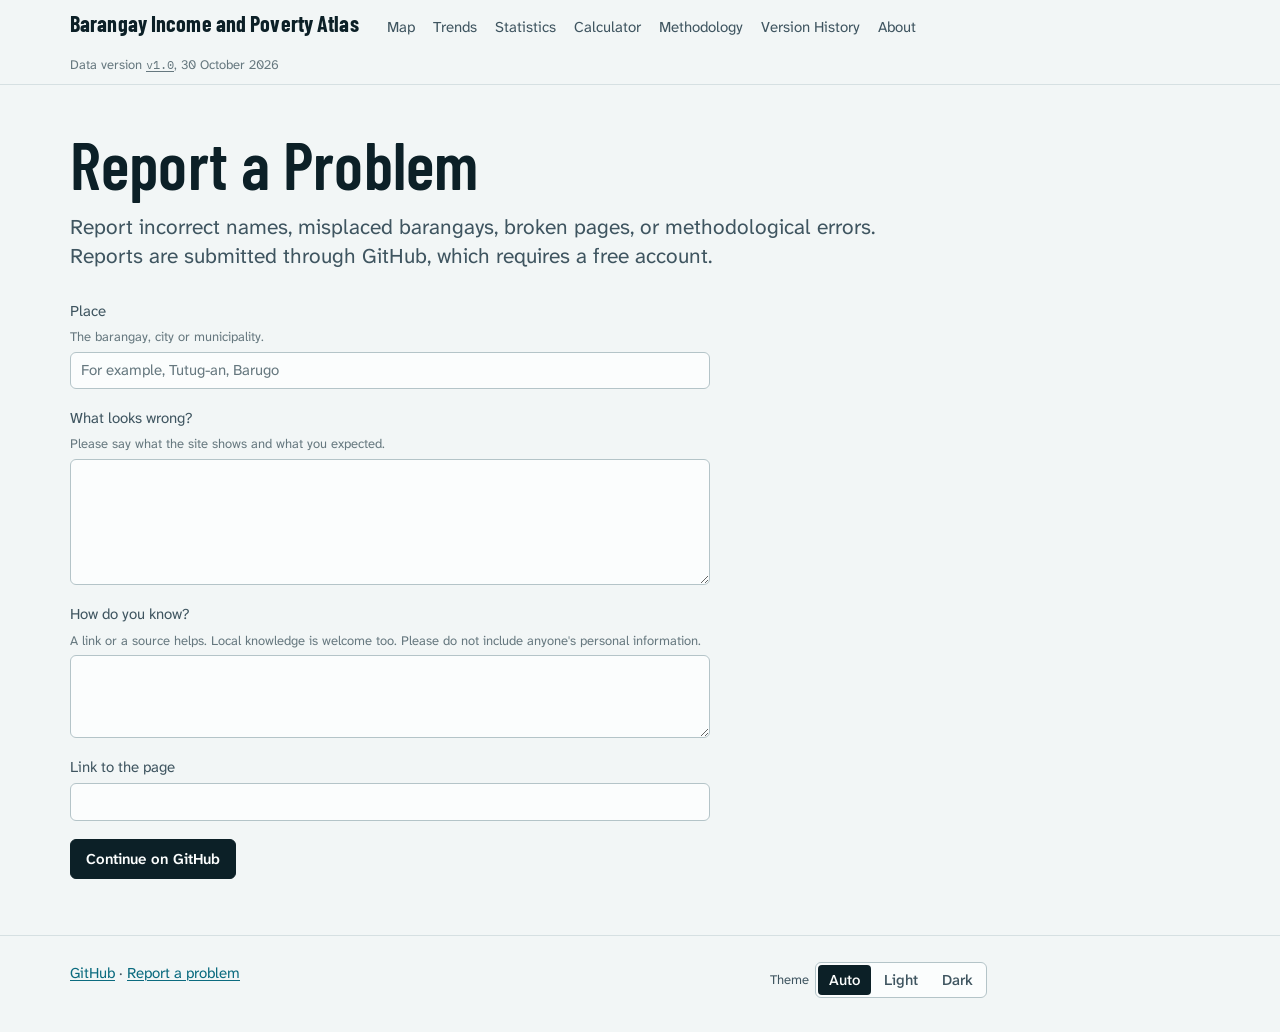
<file: docs/report.html>
<!doctype html>
<html lang="en" data-build="4fed50cfa3">
<head>
<meta charset="utf-8">
<meta name="viewport" content="width=device-width, initial-scale=1, viewport-fit=cover">
<title>Report a Problem · Barangay Income and Poverty Atlas</title>
<meta name="description" content="Report a wrong name, a misplaced barangay, a broken page or a mistake in the methodology.">
<link rel="canonical" href="https://urielgalace.github.io/barangay-income-poverty/report.html">
<meta property="og:type" content="website">
<meta property="og:site_name" content="Barangay Income and Poverty Atlas">
<meta property="og:title" content="Report a Problem">
<meta property="og:description" content="Report a wrong name, a misplaced barangay, a broken page or a mistake in the methodology.">
<meta property="og:url" content="https://urielgalace.github.io/barangay-income-poverty/report.html">
<meta property="og:image" content="https://urielgalace.github.io/barangay-income-poverty/assets/share.png">
<meta name="twitter:card" content="summary_large_image">
<meta name="color-scheme" content="light dark">
<link rel="icon" href="assets/favicon.svg" type="image/svg+xml">
<link rel="preconnect" href="https://fonts.googleapis.com">
<link rel="preconnect" href="https://fonts.gstatic.com" crossorigin>
<link rel="stylesheet" href="https://fonts.googleapis.com/css2?family=Atkinson+Hyperlegible+Next:wght@400;500;700&family=Barlow+Condensed:wght@500;600;700&family=IBM+Plex+Mono:wght@400;500&display=swap">
<link rel="stylesheet" href="assets/site.css?b=4fed50cfa3">
<script>try { var t = localStorage.getItem("theme"); if (t === "light" || t === "dark") document.documentElement.setAttribute("data-theme", t); } catch (e) {}</script>

</head>
<body class="page-report">
<a class="skip" href="#main">Skip to content</a>
<header class="site-head">
  <div class="wrap">
    <div class="head-row">
      <a class="brand" href="index.html">Barangay Income and Poverty Atlas</a>
      <nav class="site-nav" aria-label="Main">
        <a href="map.html">Map</a>
        <a href="trends.html">Trends</a>
        <a href="statistics.html">Statistics</a>
        <a href="calculator.html">Calculator</a>
        <a href="methodology.html">Methodology</a>
        <a href="versions.html">Version History</a>
        <a href="about.html">About</a>
        
      </nav>
    </div>
    <div class="stamp">
      <span>Data version <a href="versions.html" class="code">v1.0</a>, 30 October 2026</span>
    </div>
  </div>
</header>
<main id="main">

<div class="wrap">
  <div class="page-title">
    <h1>Report a Problem</h1>
    <p class="lede">Report incorrect names, misplaced barangays, broken pages, or methodological errors. Reports are submitted through GitHub, which requires a free account.</p>
  </div>
  <form class="report-form" id="r-form" autocomplete="off" novalidate>
    <div class="field combo"><label for="r-place">Place</label><span class="hint">The barangay, city or municipality.</span><input type="search" id="r-place" maxlength="200"></div>
    <div class="field"><label for="r-problem">What looks wrong?</label><span class="hint">Please say what the site shows and what you expected.</span><textarea id="r-problem" rows="5" maxlength="1500"></textarea></div>
    <div class="field"><label for="r-source">How do you know?</label><span class="hint">A link or a source helps. Local knowledge is welcome too. Please do not include anyone's personal information.</span><textarea id="r-source" rows="3" maxlength="1000"></textarea></div>
    <div class="field"><label for="r-page">Link to the page</label><input type="text" id="r-page" inputmode="url" maxlength="500"></div>
    <div><a class="btn" id="r-go" data-base="https://github.com/urielgalace/barangay-income-poverty/issues/new" href="https://github.com/urielgalace/barangay-income-poverty/issues/new?template=data-problem.yml" target="_blank" rel="noopener">Continue on GitHub</a></div>
  </form>
</div>

</main>
<footer class="site-foot">
  <div class="wrap foot-grid">
    <p><a href="https://github.com/urielgalace/barangay-income-poverty">GitHub</a> · <a href="report.html">Report a problem</a></p>
    <div class="theme-switch" id="theme-switch"><span>Theme</span></div>
  </div>
</footer>
<script type="module">import { initTheme } from "./assets/js/lib.js?b=4fed50cfa3"; initTheme();</script>
<script type="module" src="assets/js/report.js?b=4fed50cfa3"></script>
</body>
</html>
</file>
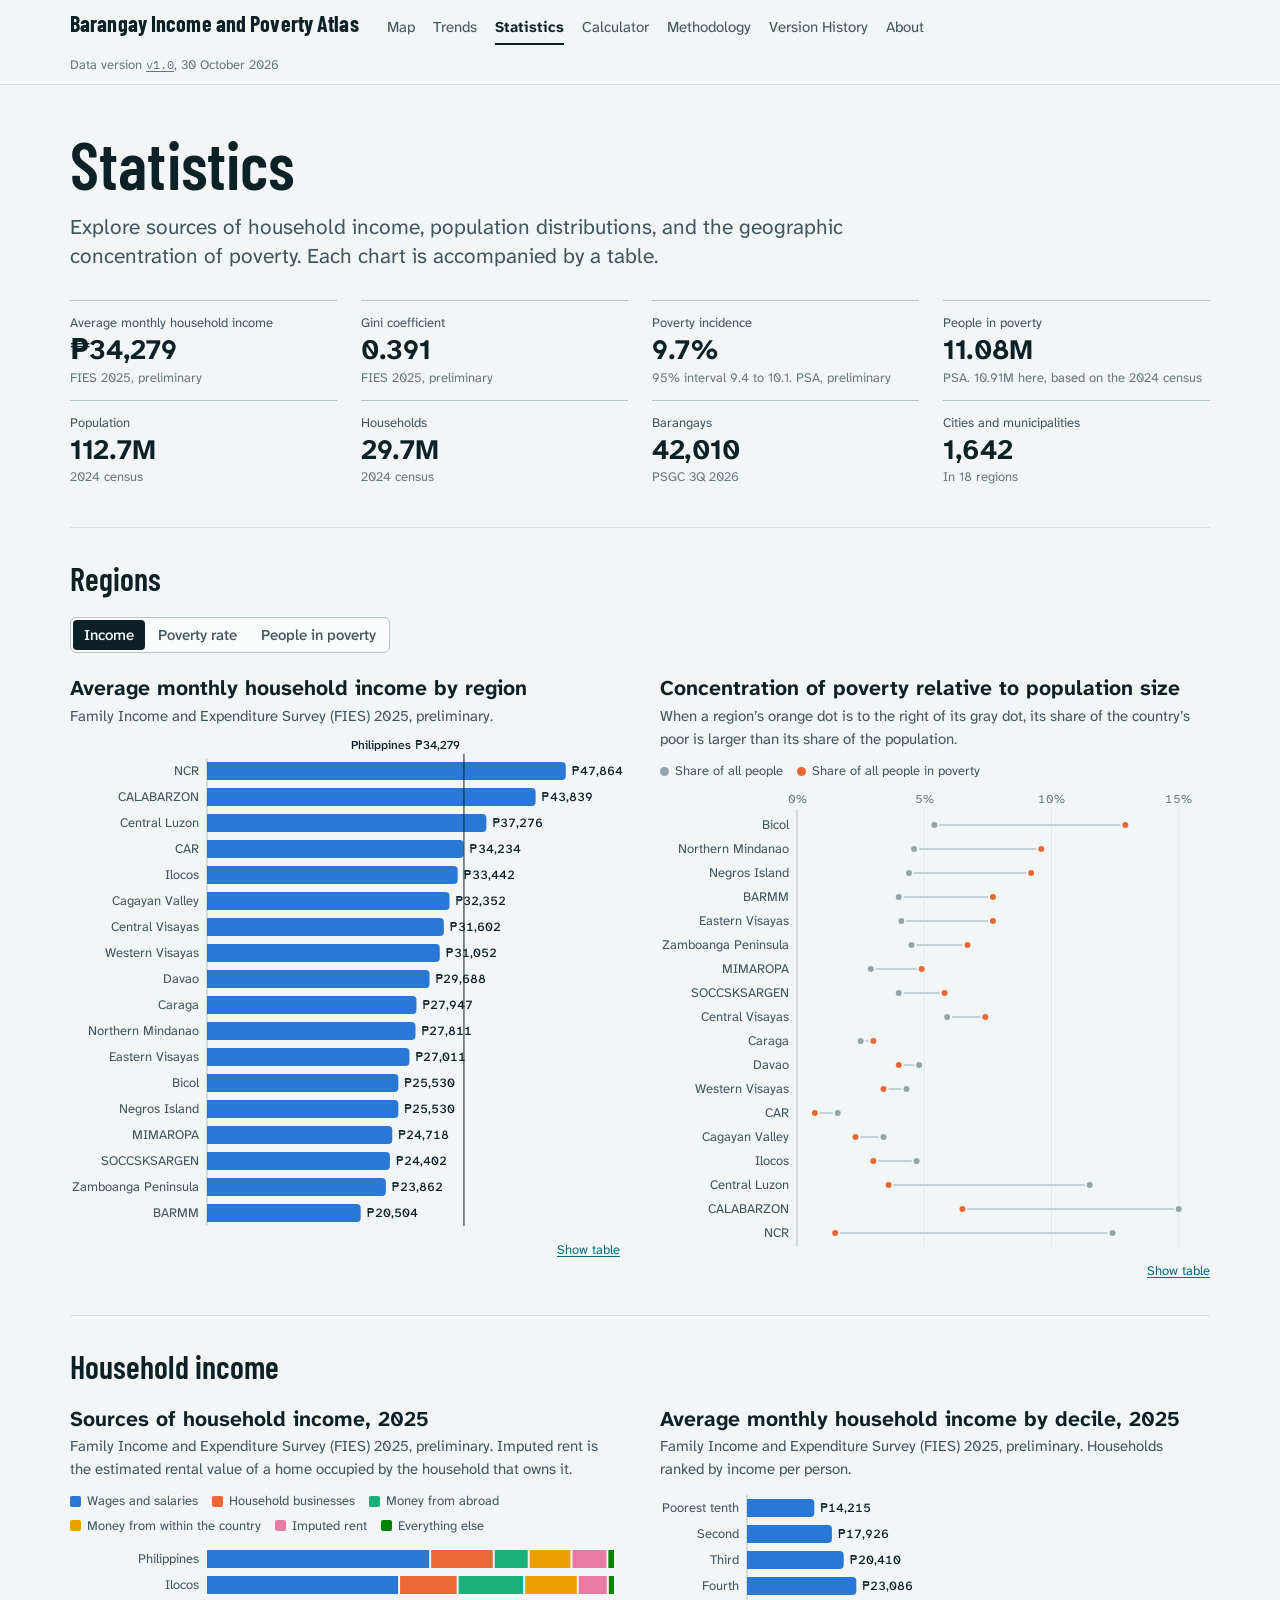
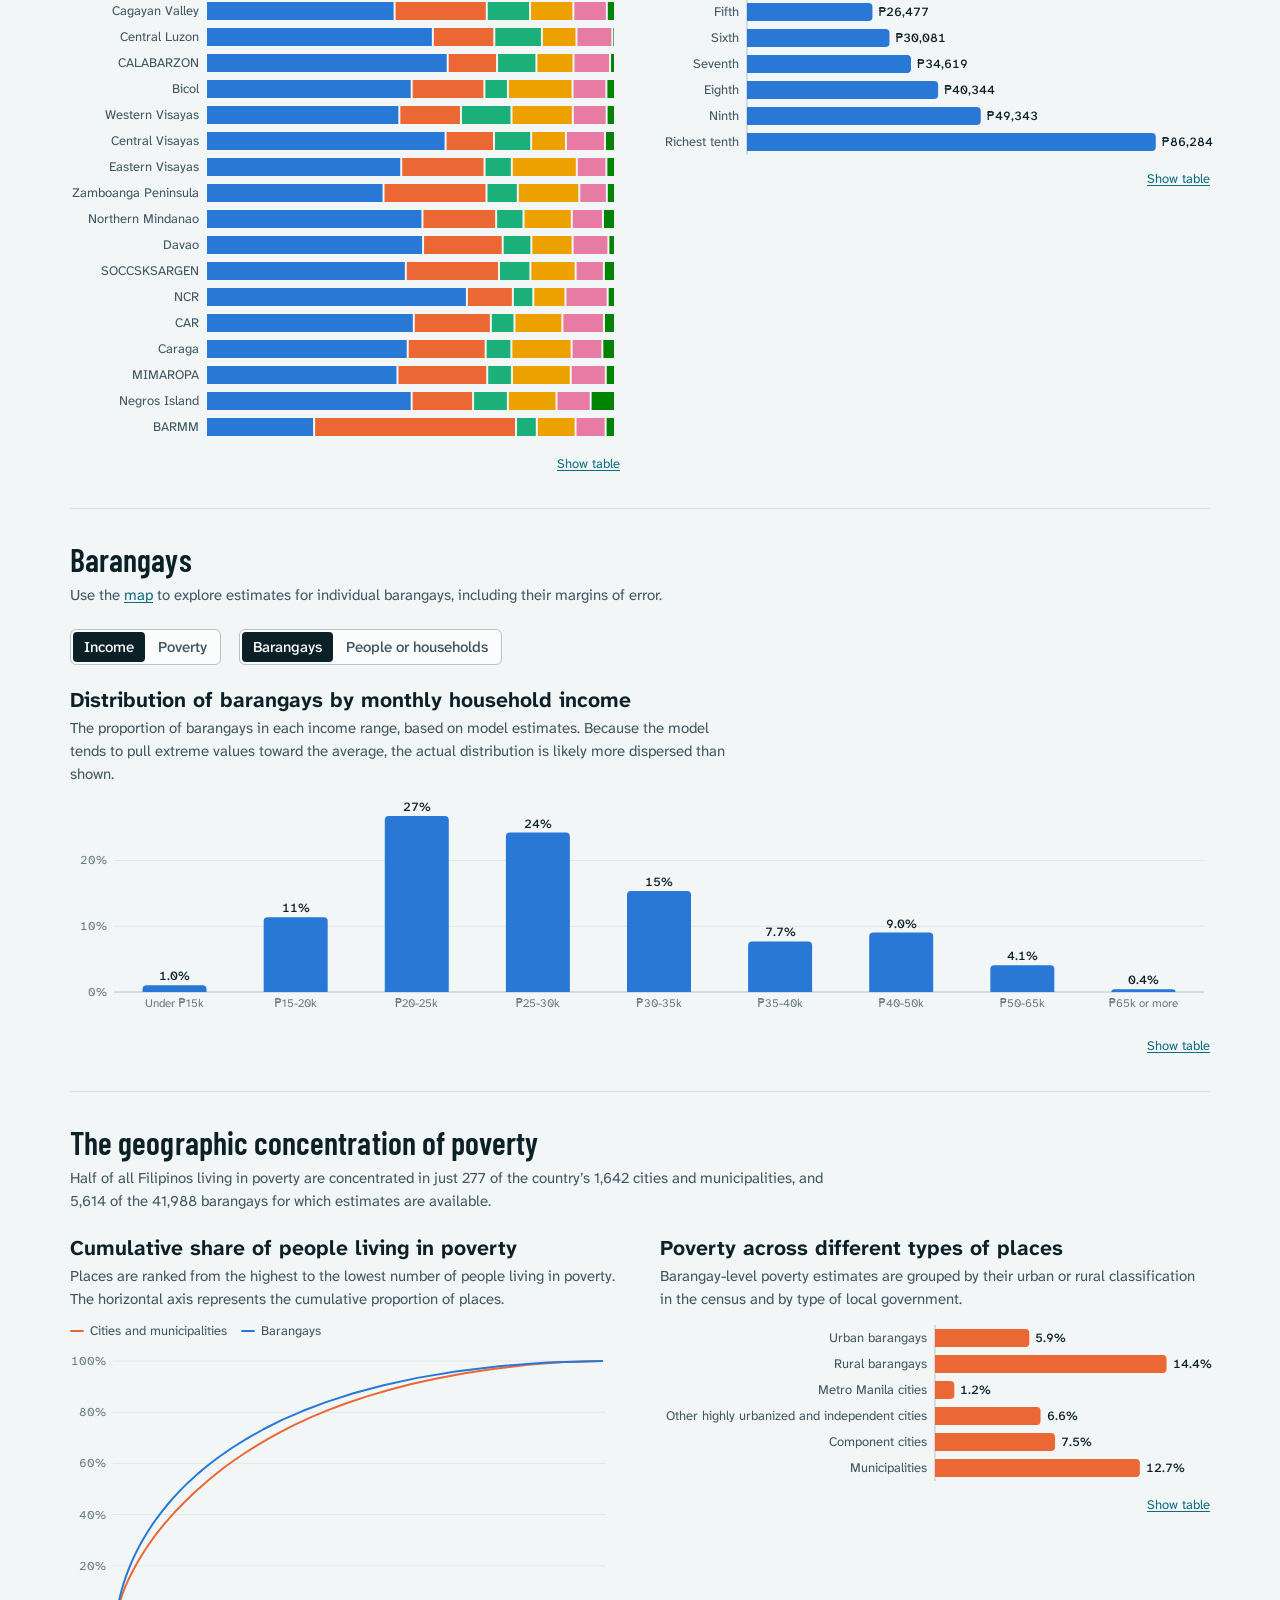
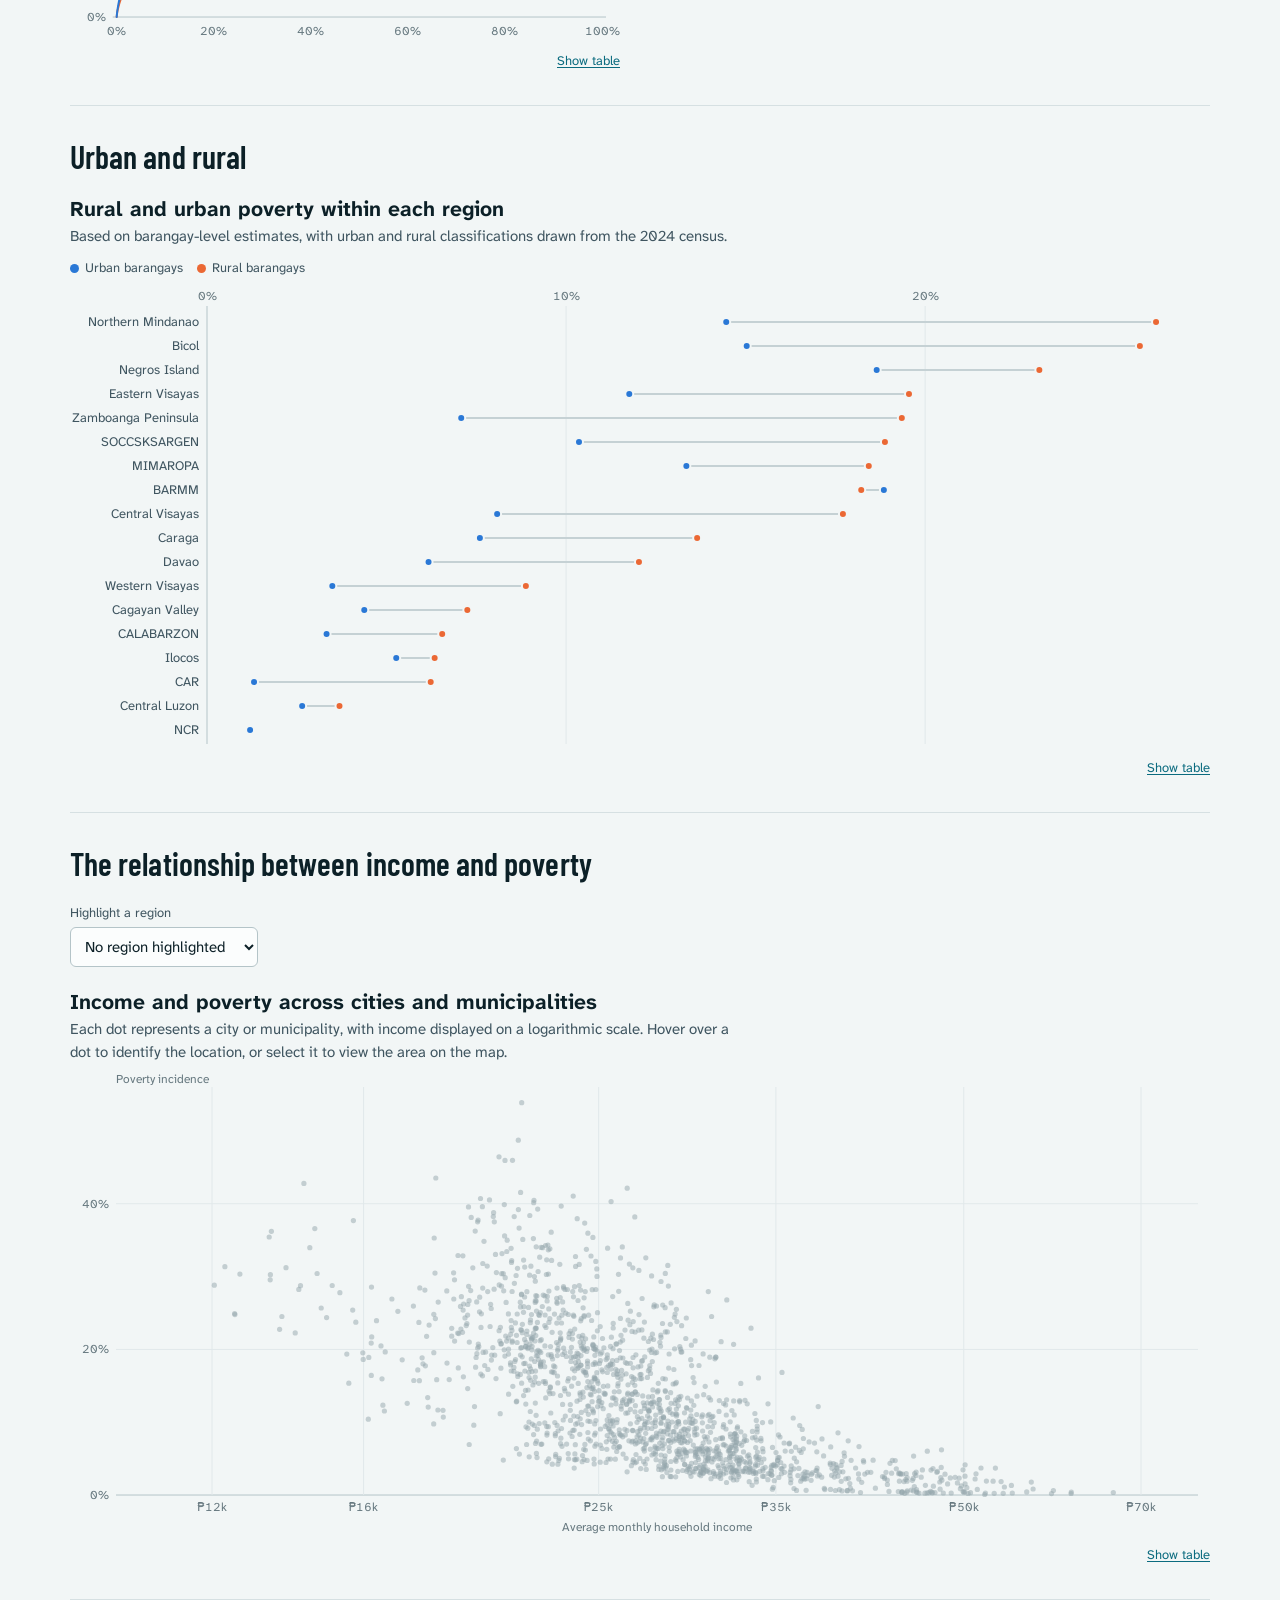
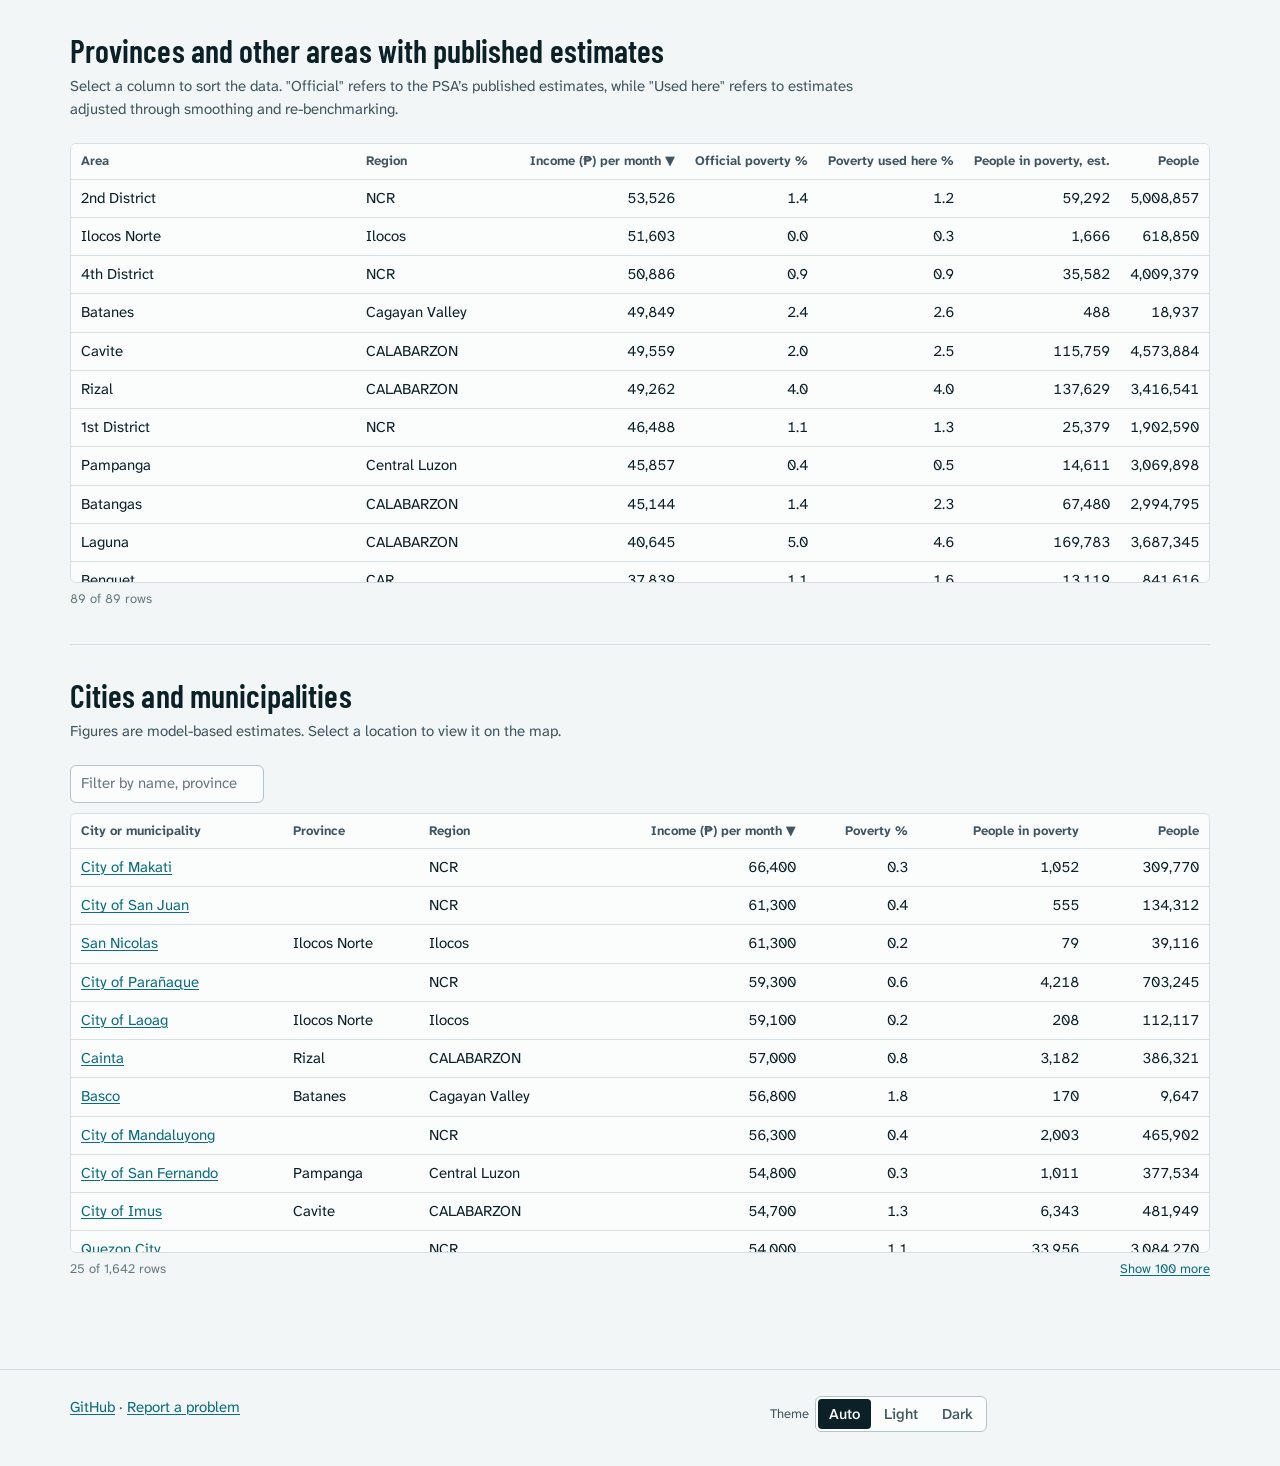
<file: docs/statistics.html>
<!doctype html>
<html lang="en" data-build="4fed50cfa3">
<head>
<meta charset="utf-8">
<meta name="viewport" content="width=device-width, initial-scale=1, viewport-fit=cover">
<title>Statistics · Barangay Income and Poverty Atlas</title>
<meta name="description" content="Descriptive statistics on household income and poverty in the Philippines in 2025: regions, distribution, concentration, urban and rural, and full tables.">
<link rel="canonical" href="https://urielgalace.github.io/barangay-income-poverty/statistics.html">
<meta property="og:type" content="website">
<meta property="og:site_name" content="Barangay Income and Poverty Atlas">
<meta property="og:title" content="Statistics">
<meta property="og:description" content="Descriptive statistics on household income and poverty in the Philippines in 2025: regions, distribution, concentration, urban and rural, and full tables.">
<meta property="og:url" content="https://urielgalace.github.io/barangay-income-poverty/statistics.html">
<meta property="og:image" content="https://urielgalace.github.io/barangay-income-poverty/assets/share.png">
<meta name="twitter:card" content="summary_large_image">
<meta name="color-scheme" content="light dark">
<link rel="icon" href="assets/favicon.svg" type="image/svg+xml">
<link rel="preconnect" href="https://fonts.googleapis.com">
<link rel="preconnect" href="https://fonts.gstatic.com" crossorigin>
<link rel="stylesheet" href="https://fonts.googleapis.com/css2?family=Atkinson+Hyperlegible+Next:wght@400;500;700&family=Barlow+Condensed:wght@500;600;700&family=IBM+Plex+Mono:wght@400;500&display=swap">
<link rel="stylesheet" href="assets/site.css?b=4fed50cfa3">
<script>try { var t = localStorage.getItem("theme"); if (t === "light" || t === "dark") document.documentElement.setAttribute("data-theme", t); } catch (e) {}</script>

</head>
<body class="page-statistics">
<a class="skip" href="#main">Skip to content</a>
<header class="site-head">
  <div class="wrap">
    <div class="head-row">
      <a class="brand" href="index.html">Barangay Income and Poverty Atlas</a>
      <nav class="site-nav" aria-label="Main">
        <a href="map.html">Map</a>
        <a href="trends.html">Trends</a>
        <a href="statistics.html" aria-current="page">Statistics</a>
        <a href="calculator.html">Calculator</a>
        <a href="methodology.html">Methodology</a>
        <a href="versions.html">Version History</a>
        <a href="about.html">About</a>
        
      </nav>
    </div>
    <div class="stamp">
      <span>Data version <a href="versions.html" class="code">v1.0</a>, 30 October 2026</span>
    </div>
  </div>
</header>
<main id="main">

<div class="wrap">
  <div class="page-title">
    <h1>Statistics</h1>
    <p class="lede">Explore sources of household income, population distributions, and the geographic concentration of poverty. Each chart is accompanied by a table.</p>
  </div>
  <dl class="stats quad" style="margin-bottom:28px">
    <div class="stat"><dt>Average monthly household income</dt><dd>₱34,279</dd><div class="d">FIES 2025, preliminary</div></div>
    <div class="stat"><dt>Gini coefficient</dt><dd>0.391</dd><div class="d">FIES 2025, preliminary</div></div>
    <div class="stat"><dt>Poverty incidence</dt><dd>9.7%</dd><div class="d">95% interval 9.4 to 10.1. PSA, preliminary</div></div>
    <div class="stat"><dt>People in poverty</dt><dd>11.08M</dd><div class="d">PSA. 10.91M here, based on the 2024 census</div></div>
    <div class="stat"><dt>Population</dt><dd>112.7M</dd><div class="d">2024 census</div></div>
    <div class="stat"><dt>Households</dt><dd>29.7M</dd><div class="d">2024 census</div></div>
    <div class="stat"><dt>Barangays</dt><dd>42,010</dd><div class="d">PSGC 3Q 2026</div></div>
    <div class="stat"><dt>Cities and municipalities</dt><dd>1,642</dd><div class="d">In 18 regions</div></div>
  </dl>
  <section class="block">
    <header><h2>Regions</h2></header>
    <div class="filters" id="reg-metric"></div>
    <div class="two"><div id="reg-fig"></div><div id="share-fig"></div></div>
  </section>
  <section class="block">
    <header><h2>Household income</h2></header>
    <div class="two"><div id="src-fig"></div><div id="dec-fig"></div></div>
  </section>
  <section class="block">
    <header><h2>Barangays</h2><p class="small">Use the <a href="map.html">map</a> to explore estimates for individual barangays, including their margins of error.</p></header>
    <div class="filters"><div id="hist-metric"></div><div id="hist-weight"></div></div>
    <div id="hist-fig"></div>
  </section>
  <section class="block">
    <header><h2>The geographic concentration of poverty</h2><p class="small" id="conc-text"></p></header>
    <div class="two"><div id="conc-fig"></div><div id="kind-fig"></div></div>
  </section>
  <section class="block">
    <header><h2>Urban and rural</h2></header>
    <div id="ur-fig"></div>
  </section>
  <section class="block">
    <header><h2>The relationship between income and poverty</h2></header>
    <div class="filters"><div class="field"><label for="sc-region">Highlight a region</label><select id="sc-region"></select></div></div>
    <div id="sc-fig"></div>
  </section>
  <section class="block">
    <header><h2>Provinces and other areas with published estimates</h2><p class="small">Select a column to sort the data. "Official" refers to the PSA’s published estimates, while "Used here" refers to estimates adjusted through smoothing and re-benchmarking.</p></header>
    <div id="prov-table"></div>
  </section>
  <section class="block">
    <header><h2>Cities and municipalities</h2><p class="small">Figures are model-based estimates. Select a location to view it on the map.</p></header>
    <div id="lgu-table"></div>
  </section>
</div>

</main>
<footer class="site-foot">
  <div class="wrap foot-grid">
    <p><a href="https://github.com/urielgalace/barangay-income-poverty">GitHub</a> · <a href="report.html">Report a problem</a></p>
    <div class="theme-switch" id="theme-switch"><span>Theme</span></div>
  </div>
</footer>
<script type="module">import { initTheme } from "./assets/js/lib.js?b=4fed50cfa3"; initTheme();</script>
<script type="module" src="assets/js/statistics.js?b=4fed50cfa3"></script>
</body>
</html>
</file>
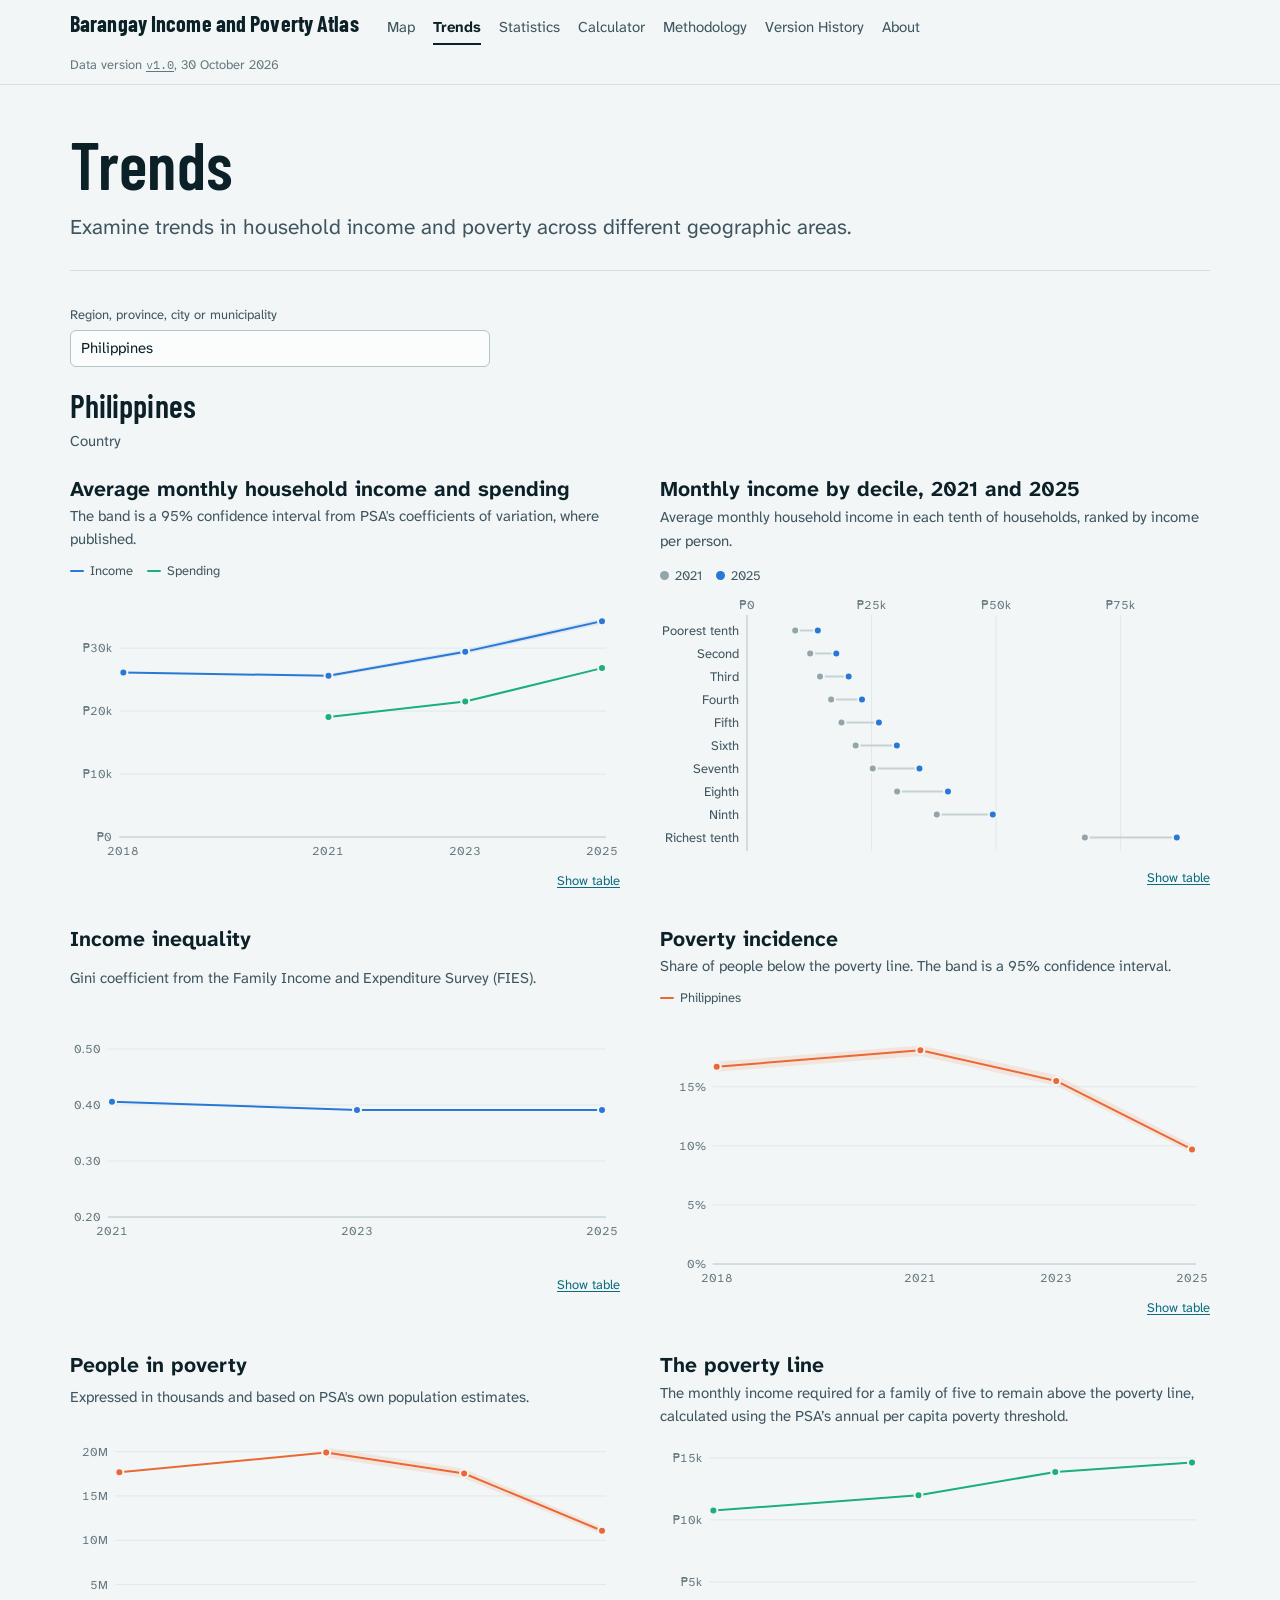
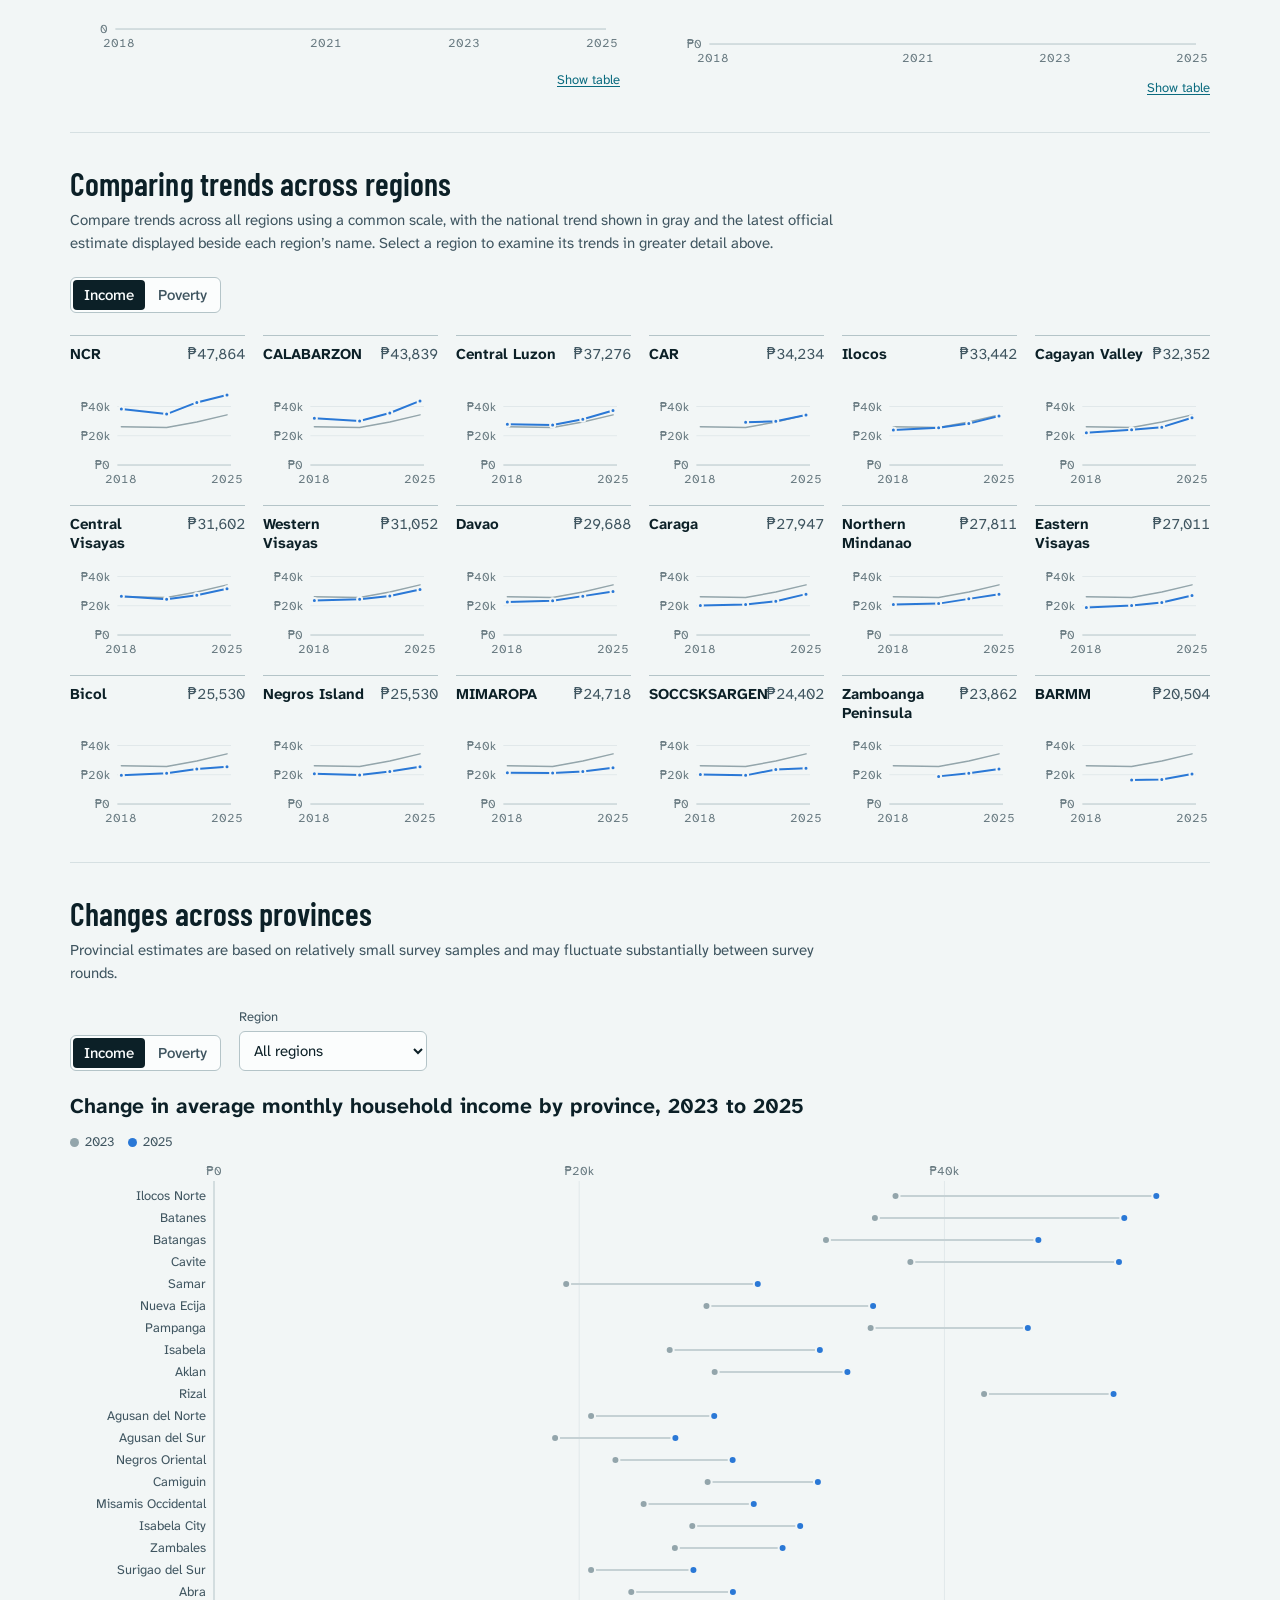
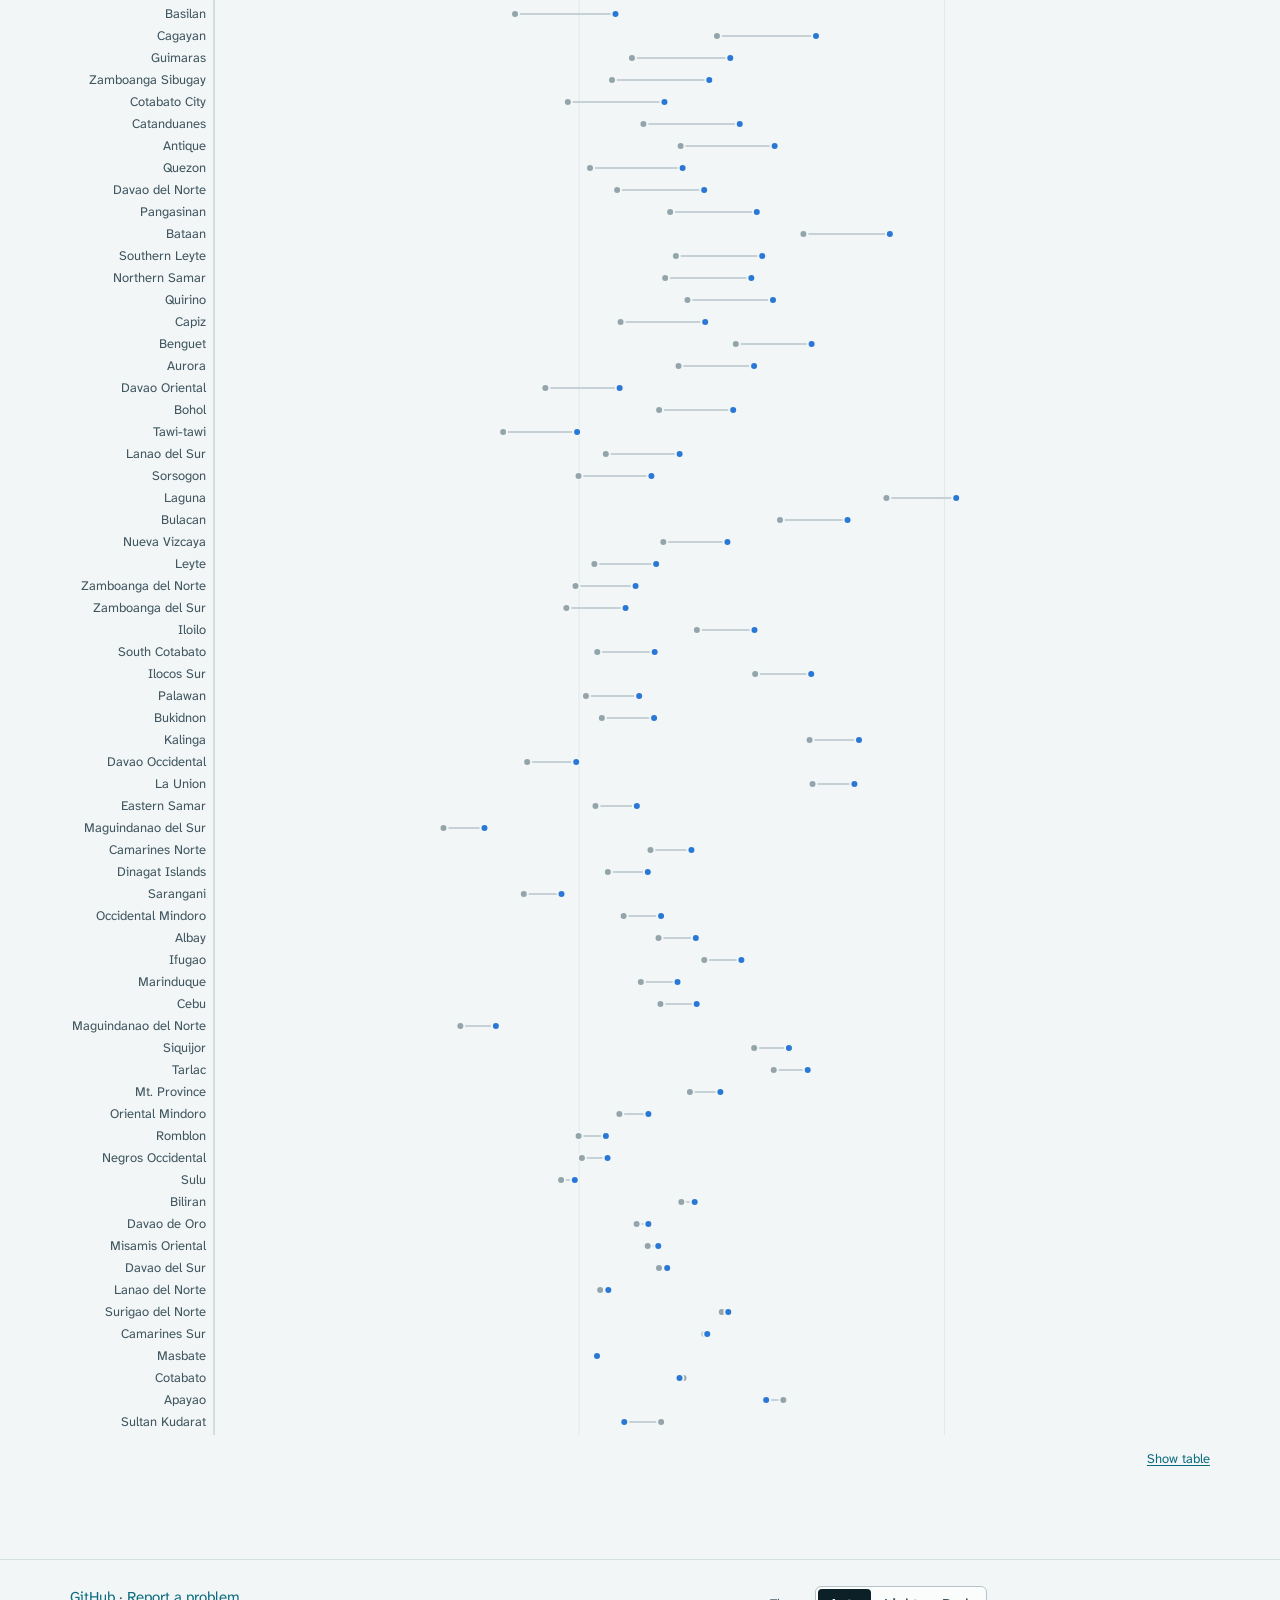
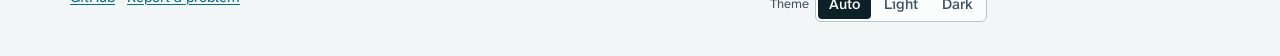
<file: docs/trends.html>
<!doctype html>
<html lang="en" data-build="4fed50cfa3">
<head>
<meta charset="utf-8">
<meta name="viewport" content="width=device-width, initial-scale=1, viewport-fit=cover">
<title>Trends · Barangay Income and Poverty Atlas</title>
<meta name="description" content="Official household income, poverty, poverty line and inequality series from 2018 to 2025 for any Philippine region, province, city or municipality.">
<link rel="canonical" href="https://urielgalace.github.io/barangay-income-poverty/trends.html">
<meta property="og:type" content="website">
<meta property="og:site_name" content="Barangay Income and Poverty Atlas">
<meta property="og:title" content="Trends">
<meta property="og:description" content="Official household income, poverty, poverty line and inequality series from 2018 to 2025 for any Philippine region, province, city or municipality.">
<meta property="og:url" content="https://urielgalace.github.io/barangay-income-poverty/trends.html">
<meta property="og:image" content="https://urielgalace.github.io/barangay-income-poverty/assets/share.png">
<meta name="twitter:card" content="summary_large_image">
<meta name="color-scheme" content="light dark">
<link rel="icon" href="assets/favicon.svg" type="image/svg+xml">
<link rel="preconnect" href="https://fonts.googleapis.com">
<link rel="preconnect" href="https://fonts.gstatic.com" crossorigin>
<link rel="stylesheet" href="https://fonts.googleapis.com/css2?family=Atkinson+Hyperlegible+Next:wght@400;500;700&family=Barlow+Condensed:wght@500;600;700&family=IBM+Plex+Mono:wght@400;500&display=swap">
<link rel="stylesheet" href="assets/site.css?b=4fed50cfa3">
<script>try { var t = localStorage.getItem("theme"); if (t === "light" || t === "dark") document.documentElement.setAttribute("data-theme", t); } catch (e) {}</script>

</head>
<body class="page-trends">
<a class="skip" href="#main">Skip to content</a>
<header class="site-head">
  <div class="wrap">
    <div class="head-row">
      <a class="brand" href="index.html">Barangay Income and Poverty Atlas</a>
      <nav class="site-nav" aria-label="Main">
        <a href="map.html">Map</a>
        <a href="trends.html" aria-current="page">Trends</a>
        <a href="statistics.html">Statistics</a>
        <a href="calculator.html">Calculator</a>
        <a href="methodology.html">Methodology</a>
        <a href="versions.html">Version History</a>
        <a href="about.html">About</a>
        
      </nav>
    </div>
    <div class="stamp">
      <span>Data version <a href="versions.html" class="code">v1.0</a>, 30 October 2026</span>
    </div>
  </div>
</header>
<main id="main">

<div class="wrap">
  <div class="page-title">
    <h1>Trends</h1>
    <p class="lede">Examine trends in household income and poverty across different geographic areas.</p>
  </div>
  <section class="block" id="explorer">
    <div class="filters">
      <div class="field combo" style="width:min(420px,100%)"><label for="area">Region, province, city or municipality</label><input type="search" id="area" placeholder="Type a name"></div>
    </div>
    <header><h2 id="area-title">Philippines</h2><p class="small" id="area-sub"></p><p class="small" id="area-note" hidden></p></header>
    <div class="two" id="area-figs"></div>
  </section>
  <section class="block">
    <header><h2>Comparing trends across regions</h2><p class="small">Compare trends across all regions using a common scale, with the national trend shown in gray and the latest official estimate displayed beside each region’s name. Select a region to examine its trends in greater detail above.</p></header>
    <div class="filters"><div id="region-measure"></div></div>
    <div class="mini-grid" id="region-grid"></div>
  </section>
  <section class="block">
    <header><h2>Changes across provinces</h2><p class="small">Provincial estimates are based on relatively small survey samples and may fluctuate substantially between survey rounds.</p></header>
    <div class="filters"><div id="prov-measure"></div><div class="field"><label for="prov-region">Region</label><select id="prov-region"></select></div></div>
    <div id="prov-fig"></div>
  </section>
</div>

</main>
<footer class="site-foot">
  <div class="wrap foot-grid">
    <p><a href="https://github.com/urielgalace/barangay-income-poverty">GitHub</a> · <a href="report.html">Report a problem</a></p>
    <div class="theme-switch" id="theme-switch"><span>Theme</span></div>
  </div>
</footer>
<script type="module">import { initTheme } from "./assets/js/lib.js?b=4fed50cfa3"; initTheme();</script>
<script type="module" src="assets/js/trends.js?b=4fed50cfa3"></script>
</body>
</html>
</file>
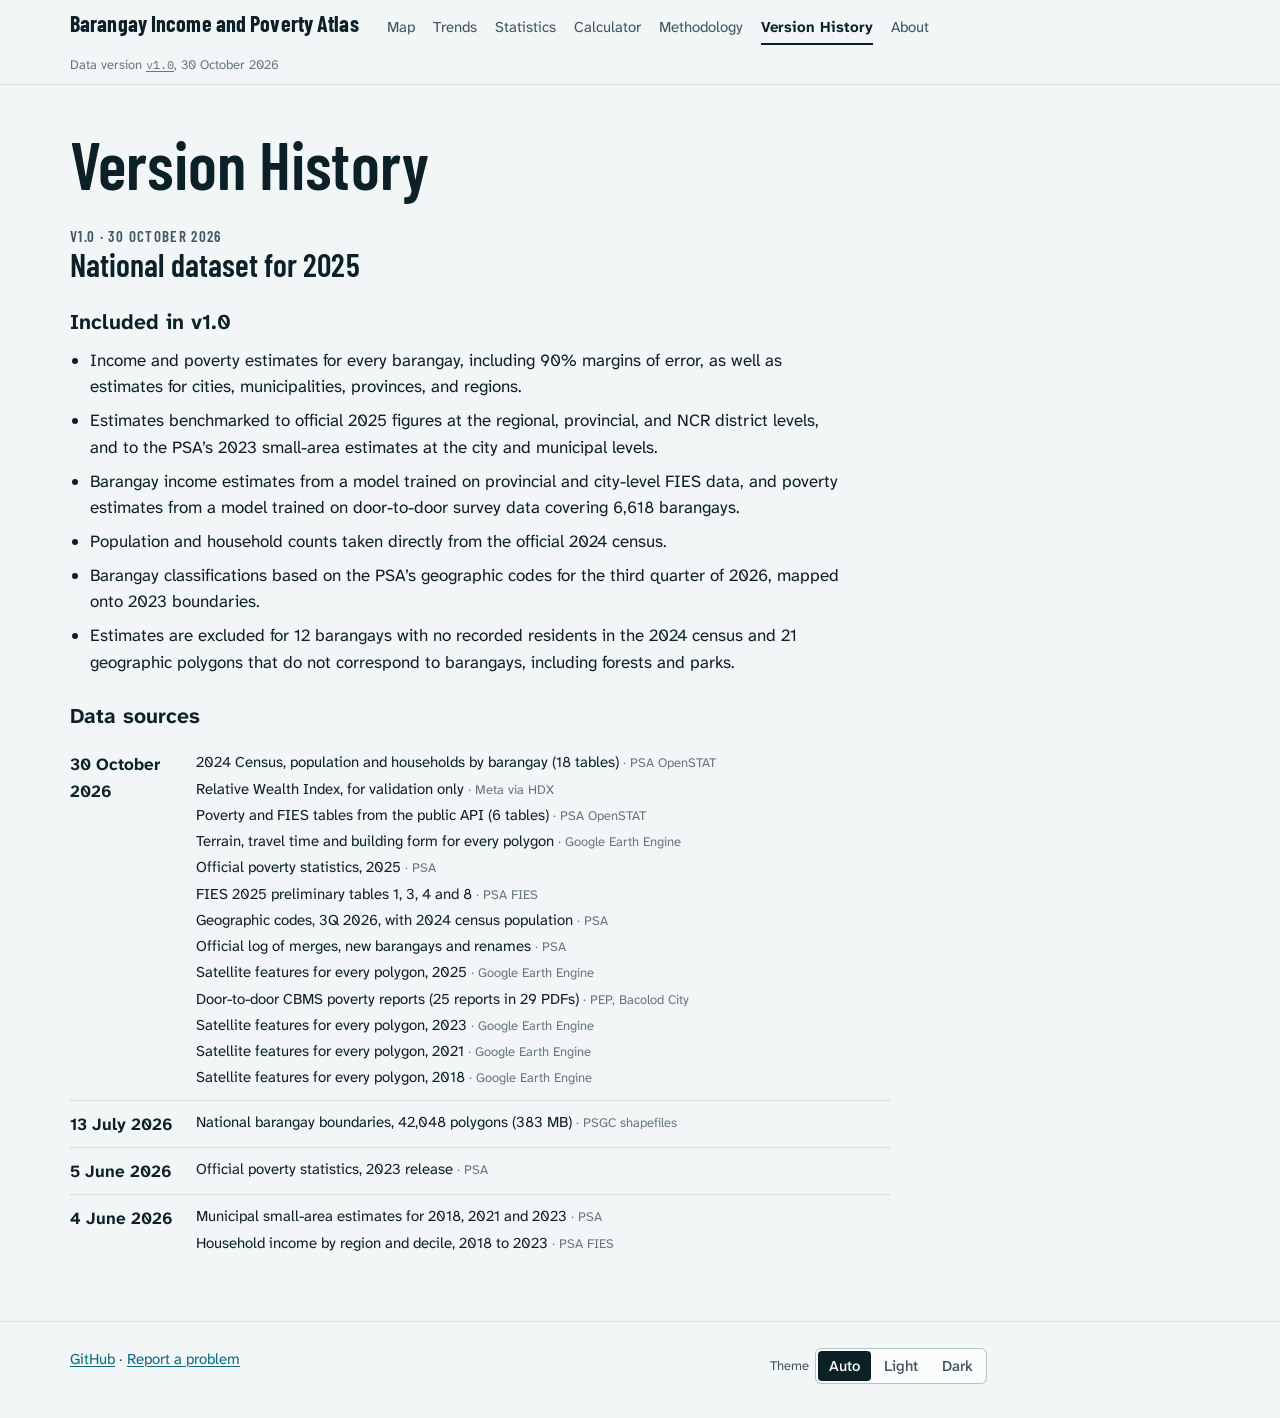
<file: docs/versions.html>
<!doctype html>
<html lang="en" data-build="4fed50cfa3">
<head>
<meta charset="utf-8">
<meta name="viewport" content="width=device-width, initial-scale=1, viewport-fit=cover">
<title>Version History · Barangay Income and Poverty Atlas</title>
<meta name="description" content="The current version of the dataset and the data behind it. Future versions will be listed here.">
<link rel="canonical" href="https://urielgalace.github.io/barangay-income-poverty/versions.html">
<meta property="og:type" content="website">
<meta property="og:site_name" content="Barangay Income and Poverty Atlas">
<meta property="og:title" content="Version History">
<meta property="og:description" content="The current version of the dataset and the data behind it. Future versions will be listed here.">
<meta property="og:url" content="https://urielgalace.github.io/barangay-income-poverty/versions.html">
<meta property="og:image" content="https://urielgalace.github.io/barangay-income-poverty/assets/share.png">
<meta name="twitter:card" content="summary_large_image">
<meta name="color-scheme" content="light dark">
<link rel="icon" href="assets/favicon.svg" type="image/svg+xml">
<link rel="preconnect" href="https://fonts.googleapis.com">
<link rel="preconnect" href="https://fonts.gstatic.com" crossorigin>
<link rel="stylesheet" href="https://fonts.googleapis.com/css2?family=Atkinson+Hyperlegible+Next:wght@400;500;700&family=Barlow+Condensed:wght@500;600;700&family=IBM+Plex+Mono:wght@400;500&display=swap">
<link rel="stylesheet" href="assets/site.css?b=4fed50cfa3">
<script>try { var t = localStorage.getItem("theme"); if (t === "light" || t === "dark") document.documentElement.setAttribute("data-theme", t); } catch (e) {}</script>

</head>
<body class="page-versions">
<a class="skip" href="#main">Skip to content</a>
<header class="site-head">
  <div class="wrap">
    <div class="head-row">
      <a class="brand" href="index.html">Barangay Income and Poverty Atlas</a>
      <nav class="site-nav" aria-label="Main">
        <a href="map.html">Map</a>
        <a href="trends.html">Trends</a>
        <a href="statistics.html">Statistics</a>
        <a href="calculator.html">Calculator</a>
        <a href="methodology.html">Methodology</a>
        <a href="versions.html" aria-current="page">Version History</a>
        <a href="about.html">About</a>
        
      </nav>
    </div>
    <div class="stamp">
      <span>Data version <a href="versions.html" class="code">v1.0</a>, 30 October 2026</span>
    </div>
  </div>
</header>
<main id="main">

<div class="wrap">
  <div class="page-title">
    
    <h1>Version History</h1>
    
  </div>
  
  <div id="vmain" style="display:grid;grid-template-columns:minmax(0,1fr);gap:6px;max-width:820px"></div>
  
</div>

</main>
<footer class="site-foot">
  <div class="wrap foot-grid">
    <p><a href="https://github.com/urielgalace/barangay-income-poverty">GitHub</a> · <a href="report.html">Report a problem</a></p>
    <div class="theme-switch" id="theme-switch"><span>Theme</span></div>
  </div>
</footer>
<script type="module">import { initTheme } from "./assets/js/lib.js?b=4fed50cfa3"; initTheme();</script>
<script type="module" src="assets/js/versions.js?b=4fed50cfa3"></script>
</body>
</html>
</file>
<file: docs/assets/site.css>
/* Layout concept: an atlas plate. Pages are quiet, cool-paper reading surfaces; every map sits on a deep-sea plate
   that stays dark in both themes, so the archipelago is the one loud thing on the site. */
:root {
  color-scheme: light;
  --page: #f2f6f6;
  --surface: #fbfdfd;
  --ink: #0c2027;
  --ink-2: #3f5560;
  --ink-3: #66787f;
  --rule: #d6e0e2;
  --rule-2: #b4c4c8;
  --accent: #0b6b7f;
  --accent-wash: #dfeef0;
  --on-ink: #fbfdfd;
  /* the map plate is the same in both themes */
  --sea: #0a1c24;
  --sea-2: #12303b;
  --sea-ink: #e7f0f2;
  --sea-ink-2: #a5bac1;
  --sea-rule: #27424d;
  /* chart marks: poverty is always orange, income always blue */
  --poverty: #eb6834;
  --income: #2a78d6;
  --s3: #1baf7a;
  --s4: #eda100;
  --s5: #e87ba4;
  --s6: #008300;
  --context: #93a5ab;
  --context-2: #c5d1d4;
  --grid: #e1e8ea;
  --axis: #b4c4c8;
  --add: #0e7a3f;
  --add-wash: #e2f3e8;
  --del: #b3362f;
  --del-wash: #fae9e6;
  --chg: #8a5a00;
  --chg-wash: #f8efd9;
  --warn-bg: #fbf2dc;
  --warn-ink: #6b4a00;
  --display: "Barlow Condensed", "Arial Narrow", "Helvetica Neue", Arial, sans-serif;
  --body: "Atkinson Hyperlegible Next", "Atkinson Hyperlegible", system-ui, -apple-system, "Segoe UI", sans-serif;
  --mono: "IBM Plex Mono", ui-monospace, SFMono-Regular, Menlo, Consolas, monospace;
  --t-xs: .8125rem;
  --t-sm: .9375rem;
  --t-md: 1.0625rem;
  --t-lg: 1.3125rem;
  --t-xl: 2rem;
  --t-2xl: clamp(2.5rem, 5.2vw, 4.25rem);
  --gutter: max(20px, env(safe-area-inset-left, 0px));
  --gutter-r: max(20px, env(safe-area-inset-right, 0px));
}
@media (prefers-color-scheme: dark) {
  :root:not([data-theme="light"]) {
    color-scheme: dark;
    --page: #0a1418; --surface: #101d22; --ink: #e8f0f2; --ink-2: #b4c5ca; --ink-3: #8a9ca3; --rule: #223238; --rule-2: #35484f;
    --accent: #62c4d8; --accent-wash: #16323a; --on-ink: #0a1418;
    --poverty: #d95926; --income: #3987e5; --s3: #199e70; --s4: #c98500; --s5: #d55181; --s6: #008300;
    --context: #6f8289; --context-2: #3d4f56; --grid: #1c2b31; --axis: #35484f;
    --add: #4fc98a; --add-wash: #12302a; --del: #f0897f; --del-wash: #38201e; --chg: #e0b45c; --chg-wash: #33291a; --warn-bg: #2d2412; --warn-ink: #f0cf86;
  }
}
:root[data-theme="dark"] {
  color-scheme: dark;
  --page: #0a1418; --surface: #101d22; --ink: #e8f0f2; --ink-2: #b4c5ca; --ink-3: #8a9ca3; --rule: #223238; --rule-2: #35484f;
  --accent: #62c4d8; --accent-wash: #16323a; --on-ink: #0a1418;
  --poverty: #d95926; --income: #3987e5; --s3: #199e70; --s4: #c98500; --s5: #d55181; --s6: #008300;
  --context: #6f8289; --context-2: #3d4f56; --grid: #1c2b31; --axis: #35484f;
  --add: #4fc98a; --add-wash: #12302a; --del: #f0897f; --del-wash: #38201e; --chg: #e0b45c; --chg-wash: #33291a; --warn-bg: #2d2412; --warn-ink: #f0cf86;
}

* { box-sizing: border-box; }
html { -webkit-text-size-adjust: 100%; }
body { margin: 0; background: var(--page); color: var(--ink); font: 400 var(--t-md)/1.55 var(--body); }
img, svg { max-width: 100%; }
[hidden] { display: none !important; }
a { color: var(--accent); text-underline-offset: .16em; text-decoration-thickness: 1px; }
a:hover { text-decoration-thickness: 2px; }
:focus-visible { outline: 2px solid var(--accent); outline-offset: 2px; border-radius: 2px; }
h1, h2 { font-family: var(--display); font-weight: 600; letter-spacing: .002em; line-height: 1.04; text-wrap: balance; margin: 0; }
h1 { font-size: var(--t-2xl); }
h2 { font-size: var(--t-xl); }
h3 { font-size: var(--t-lg); font-weight: 700; line-height: 1.25; margin: 0; text-wrap: balance; }
h4 { font-size: var(--t-md); font-weight: 700; margin: 0; }
p { margin: 0; }
code, .code { font-family: var(--mono); font-size: .875em; }
.skip { position: absolute; left: -999px; top: 8px; background: var(--ink); color: var(--on-ink); padding: 8px 12px; z-index: 50; }
.skip:focus { left: 12px; }
.wrap { max-width: 1180px; margin-inline: auto; padding-left: var(--gutter); padding-right: var(--gutter-r); }
.eyebrow { font: 600 var(--t-sm)/1.2 var(--display); letter-spacing: .09em; text-transform: uppercase; color: var(--ink-2); }
.lede { font-size: var(--t-lg); line-height: 1.42; color: var(--ink-2); max-width: 62ch; }
.prose { max-width: 70ch; display: grid; gap: 1em; }
.prose ul, .prose ol { margin: 0; padding-left: 1.2em; display: grid; gap: .45em; }
.small { font-size: var(--t-sm); color: var(--ink-2); }
.tiny { font-size: var(--t-xs); color: var(--ink-3); }
.nowrap { white-space: nowrap; }
.num { font-variant-numeric: tabular-nums; }

/* ---- site header ---- */
.site-head { background: var(--page); border-bottom: 1px solid var(--rule); }
.head-row { display: flex; align-items: baseline; gap: 12px 28px; flex-wrap: wrap; padding-block: 12px 10px; }
.brand { font: 700 1.375rem/1 var(--display); color: var(--ink); text-decoration: none; letter-spacing: .005em; white-space: nowrap; }
.brand:hover { color: var(--accent); }
.site-nav { display: flex; gap: 2px 18px; flex-wrap: wrap; font-size: var(--t-sm); }
.site-nav a { color: var(--ink-2); text-decoration: none; padding: 4px 0; border-bottom: 2px solid transparent; }
.site-nav a:hover { color: var(--ink); border-bottom-color: var(--rule-2); }
.site-nav a[aria-current="page"] { color: var(--ink); font-weight: 700; border-bottom-color: var(--ink); }
.stamp { display: flex; gap: 4px 14px; flex-wrap: wrap; padding-block: 0 9px; font-size: var(--t-xs); color: var(--ink-3); }
.stamp a { color: inherit; }
.stamp .code { font-size: .92em; }
@media (max-width: 640px) {
  .head-row { padding-block: 10px 6px; }
  .site-nav { flex-wrap: nowrap; overflow-x: auto; width: 100%; padding-bottom: 2px; scrollbar-width: none; gap: 16px; }
  .site-nav a { white-space: nowrap; }
}

/* ---- page frame ---- */
.page-title { padding-block: 44px 28px; display: grid; gap: 14px; }
section.block { padding-block: 34px; border-top: 1px solid var(--rule); display: grid; gap: 22px; }
section.block > header { display: grid; gap: 8px; max-width: 72ch; }
main { padding-bottom: 56px; }
.two { display: grid; grid-template-columns: repeat(2, minmax(0, 1fr)); gap: 34px 40px; }
.three { display: grid; grid-template-columns: repeat(3, minmax(0, 1fr)); gap: 28px; }
@media (max-width: 860px) { .two, .three { grid-template-columns: minmax(0, 1fr); } }

/* ---- controls ---- */
.filters { display: flex; flex-wrap: wrap; gap: 10px 18px; align-items: end; }
.field { display: grid; gap: 4px; font-size: var(--t-xs); color: var(--ink-2); min-width: 0; }
.seg { display: inline-flex; flex-wrap: wrap; border: 1px solid var(--rule-2); border-radius: 6px; padding: 2px; background: var(--surface); gap: 2px; }
.seg button { font: 500 var(--t-sm)/1.2 var(--body); border: 0; background: none; color: var(--ink-2); padding: 6px 11px; border-radius: 4px; cursor: pointer; }
.seg button:hover { background: var(--accent-wash); color: var(--ink); }
.seg button[aria-pressed="true"] { background: var(--ink); color: var(--on-ink); }
.seg button:disabled { opacity: .4; cursor: not-allowed; background: none; }
select, textarea, input[type="search"], input[type="text"], input[type="number"] { font: 400 var(--t-sm)/1.3 var(--body); color: var(--ink); background: var(--surface); border: 1px solid var(--rule-2); border-radius: 6px; padding: 8px 10px; max-width: 100%; }
input[type="search"]::placeholder { color: var(--ink-3); }
.btn { display: inline-flex; align-items: center; gap: 6px; font: 600 var(--t-sm)/1.2 var(--body); text-decoration: none; border-radius: 6px; padding: 10px 15px; border: 1px solid var(--ink); background: var(--ink); color: var(--on-ink); cursor: pointer; }
.btn:hover { background: var(--accent); border-color: var(--accent); color: var(--on-ink); }
.btn.quiet { background: none; color: var(--ink); border-color: var(--rule-2); }
.btn.quiet:hover { background: var(--accent-wash); color: var(--ink); border-color: var(--rule-2); }
.linkish { background: none; border: 0; padding: 0; font: inherit; color: var(--accent); text-decoration: underline; text-underline-offset: .16em; cursor: pointer; }

/* combobox */
.combo { position: relative; min-width: 0; }
.combo input { width: 100%; }
.combo-list { position: absolute; z-index: 30; left: 0; right: 0; top: calc(100% + 4px); margin: 0; padding: 4px; list-style: none; background: var(--surface); color: var(--ink); border: 1px solid var(--rule-2); border-radius: 6px; max-height: 300px; overflow: auto; box-shadow: 0 8px 24px rgba(5, 20, 26, .22); }
.combo-list li { padding: 6px 8px; border-radius: 4px; cursor: pointer; font-size: var(--t-sm); line-height: 1.3; }
.combo-list li small { display: block; color: var(--ink-3); font-size: var(--t-xs); }
.combo-list li[aria-selected="true"], .combo-list li:hover { background: var(--accent-wash); }
.combo-empty { padding: 8px; font-size: var(--t-sm); color: var(--ink-2); }

/* ---- charts ---- */
.fig { margin: 0; display: grid; gap: 10px; min-width: 0; }
.fig-head { display: grid; gap: 3px; }
.fig-sub { font-size: var(--t-sm); color: var(--ink-2); max-width: 66ch; }
.fig-body { min-width: 0; position: relative; }
.fig-body svg { display: block; width: 100%; height: auto; overflow: visible; }
.fig-foot { display: flex; flex-wrap: wrap; gap: 4px 14px; align-items: baseline; justify-content: space-between; font-size: var(--t-xs); color: var(--ink-3); }
.fig-foot .note { flex: 1 1 280px; max-width: 72ch; }
.legend { display: flex; flex-wrap: wrap; gap: 4px 14px; font-size: var(--t-xs); color: var(--ink-2); }
.legend span { display: inline-flex; align-items: center; gap: 6px; }
.key { display: inline-block; width: 14px; height: 2px; border-radius: 1px; background: currentColor; }
.key.dot { width: 9px; height: 9px; border-radius: 50%; }
.key.box { width: 11px; height: 11px; border-radius: 2px; }
.key.ring { width: 9px; height: 9px; border-radius: 50%; background: var(--surface); border: 2px solid currentColor; }
.tv { overflow-x: auto; max-height: 440px; overflow-y: auto; border: 1px solid var(--rule); border-radius: 6px; background: var(--surface); }
table { border-collapse: collapse; width: 100%; font-size: var(--t-sm); }
th, td { text-align: left; padding: 7px 10px; border-bottom: 1px solid var(--rule); vertical-align: top; }
thead th { position: sticky; top: 0; background: var(--surface); font-weight: 700; font-size: var(--t-xs); color: var(--ink-2); z-index: 1; }
tbody tr:last-child td { border-bottom: 0; }
td.n, th.n { text-align: right; font-variant-numeric: tabular-nums; white-space: nowrap; }
th button.sort { all: unset; cursor: pointer; }
th button.sort:hover, th button.sort:focus-visible { color: var(--accent); text-decoration: underline; }
.tip { position: fixed; z-index: 60; pointer-events: none; background: var(--surface); color: var(--ink); border: 1px solid var(--rule-2); border-radius: 6px; padding: 7px 10px; font-size: var(--t-xs); line-height: 1.35; box-shadow: 0 6px 18px rgba(5, 20, 26, .22); max-width: 270px; }
.tip b { font-size: var(--t-sm); }
.tip .t-row { display: flex; gap: 7px; align-items: center; white-space: nowrap; }
.tip .t-row em { font-style: normal; color: var(--ink-2); white-space: normal; }
.tip .t-title { color: var(--ink-2); margin-bottom: 3px; }
.tick text, .axis-label { fill: var(--ink-3); font: 400 12px var(--body); font-variant-numeric: tabular-nums; }
.dir-label { fill: var(--ink); font: 500 12px var(--body); }
.dir-label.quiet { fill: var(--ink-2); }
.gridline { stroke: var(--grid); stroke-width: 1; }
.baseline { stroke: var(--axis); stroke-width: 1; }
.crosshair { stroke: var(--ink-3); stroke-width: 1; }
.row-label { fill: var(--ink-2); font: 400 13px var(--body); }
.val-label { fill: var(--ink); font: 500 12.5px var(--body); font-variant-numeric: tabular-nums; }
.c-poverty { color: var(--poverty); } .c-income { color: var(--income); } .c-s3 { color: var(--s3); } .c-s4 { color: var(--s4); } .c-s5 { color: var(--s5); } .c-s6 { color: var(--s6); } .c-context { color: var(--context); } .c-context2 { color: var(--context-2); } .c-ink { color: var(--ink); }

/* ---- stat list ---- */
.stats { display: grid; grid-template-columns: repeat(auto-fit, minmax(150px, 1fr)); gap: 0 24px; margin: 0; }
.stat { padding-block: 12px; border-top: 1px solid var(--rule-2); display: grid; gap: 1px; align-content: start; }
.stat dt { font-size: var(--t-xs); color: var(--ink-2); }
.stat dd { margin: 0; font-size: 1.75rem; font-weight: 700; line-height: 1.15; letter-spacing: -.01em; }
.stat .d { font-size: var(--t-xs); color: var(--ink-3); }

/* ---- home ---- */
.hero { display: grid; grid-template-columns: minmax(0, 1fr) minmax(0, 46%); align-items: stretch; }
.hero-text { padding: 44px 44px 40px max(var(--gutter), calc((100vw - 1180px) / 2 + 20px)); display: grid; gap: 20px; align-content: start; }
.plate { background: var(--sea); color: var(--sea-ink); padding: 22px 26px 18px; display: grid; gap: 10px; grid-template-rows: auto minmax(0, 1fr) auto; min-height: 560px; }
.plate-head { display: flex; justify-content: space-between; gap: 12px; flex-wrap: wrap; align-items: center; }
.plate .seg { background: transparent; border-color: var(--sea-rule); }
.plate .seg button { color: var(--sea-ink-2); }
.plate .seg button:hover { background: var(--sea-2); color: var(--sea-ink); }
.plate .seg button[aria-pressed="true"] { background: var(--sea-ink); color: var(--sea); }
.plate-title { font: 600 var(--t-sm)/1.2 var(--display); letter-spacing: .09em; text-transform: uppercase; color: var(--sea-ink-2); }
.plate-map { min-height: 0; display: grid; place-items: center; }
.plate-map svg { width: auto; height: auto; max-width: 100%; max-height: 78vh; display: block; }
.plate-map path { cursor: pointer; stroke: var(--sea); stroke-width: .25; }
.plate-map path:hover { stroke: #fff; stroke-width: 1; }
.scale { display: flex; flex-wrap: wrap; gap: 0; font-size: var(--t-xs); color: var(--sea-ink-2); }
.scale .sw { display: grid; gap: 3px; min-width: 42px; flex: 1 1 42px; }
.scale .sw i { display: block; height: 9px; }
.scale .sw:not(:last-child) i { margin-right: 2px; }
.search-hero { display: grid; gap: 6px; max-width: 460px; }
.search-hero label { font-weight: 700; font-size: var(--t-sm); }
.search-hero input { padding: 11px 12px; font-size: var(--t-md); width: 100%; text-overflow: ellipsis; }
.search-hero input::placeholder { text-overflow: ellipsis; }
.cta { display: flex; flex-wrap: wrap; gap: 10px; }
@media (max-width: 980px) {
  .hero { grid-template-columns: minmax(0, 1fr); }
  .hero-text { padding: 28px var(--gutter-r) 26px var(--gutter); }
  .plate { min-height: 0; padding: 18px var(--gutter-r) 16px var(--gutter); }
  .plate-map svg { max-height: 70vh; }
}
.linklist { display: grid; grid-template-columns: repeat(auto-fit, minmax(240px, 1fr)); gap: 18px 30px; margin: 0; padding: 0; list-style: none; }
.linklist a { font-weight: 700; }
.linklist p { font-size: var(--t-sm); color: var(--ink-2); margin-top: 2px; }

/* ---- full map page ---- */
body.page-map { height: 100dvh; display: flex; flex-direction: column; overflow: hidden; }
body.page-map main { flex: 1; min-height: 0; padding: 0; position: relative; background: var(--sea); }
body.page-map .site-foot { display: none; }
#map { position: absolute; inset: 0; background: var(--sea); }
.panel { position: absolute; z-index: 5; background: var(--surface); color: var(--ink); border: 1px solid var(--rule-2); border-radius: 8px; box-shadow: 0 10px 28px rgba(0, 10, 15, .32); }
.panel-controls { left: 14px; top: 14px; width: 320px; max-height: calc(100% - 28px); overflow: auto; padding: 14px; display: grid; gap: 13px; }
.panel-detail { right: 14px; top: 14px; width: 350px; max-height: calc(100% - 28px); overflow: auto; padding: 16px; display: grid; gap: 13px; }
.panel h1 { font-size: 1.625rem; }
.close-x { position: absolute; top: 8px; right: 8px; width: 30px; height: 30px; border: 0; border-radius: 4px; background: none; color: var(--ink-2); font-size: 20px; line-height: 1; cursor: pointer; }
.close-x:hover { background: var(--accent-wash); }
.map-legend { display: grid; gap: 5px; }
.map-legend .title { font-weight: 700; font-size: var(--t-sm); }
.lg-row { display: grid; grid-template-columns: 18px minmax(0, 1fr); gap: 7px; align-items: center; font-size: var(--t-xs); color: var(--ink-2); font-variant-numeric: tabular-nums; line-height: 1.2; }
.lg-row i { display: block; width: 18px; height: 12px; border-radius: 2px; }
.lg-rows { display: grid; gap: 2px; }
.status { font-size: var(--t-xs); color: var(--ink-2); min-height: 1.2em; }
.crumbs { font-size: var(--t-xs); color: var(--ink-2); }
.d-title { font: 700 1.5rem/1.1 var(--display); padding-right: 26px; text-wrap: balance; }
.d-kv { display: grid; grid-template-columns: repeat(2, minmax(0, 1fr)); gap: 8px 14px; margin: 0; font-size: var(--t-sm); }
.d-kv dt { font-size: var(--t-xs); color: var(--ink-2); }
.d-kv dd { margin: 0; font-weight: 700; font-variant-numeric: tabular-nums; }
.d-big { display: grid; gap: 2px; }
.d-big .lab { font-size: var(--t-xs); color: var(--ink-2); }
.d-big .val { font-size: 1.75rem; font-weight: 700; line-height: 1.1; }
.d-big .rng { font-size: var(--t-xs); color: var(--ink-2); font-variant-numeric: tabular-nums; }
.pi { display: block; width: 100%; height: 34px; margin-top: 4px; overflow: visible; }
.d-note { font-size: var(--t-xs); color: var(--ink-2); line-height: 1.4; }
.d-links { display: flex; flex-wrap: wrap; gap: 4px 14px; font-size: var(--t-xs); }
.maplibregl-ctrl-attrib { font-size: 11px !important; }
.map-tip { position: fixed; z-index: 40; pointer-events: none; background: var(--surface); color: var(--ink); border: 1px solid var(--rule-2); border-radius: 5px; padding: 5px 8px; font-size: var(--t-xs); line-height: 1.3; box-shadow: 0 4px 12px rgba(0, 10, 15, .3); max-width: 240px; }
.map-tip b { font-size: var(--t-sm); display: block; }
.mobile-bar { display: none; }
.check-row { display: flex; gap: 7px; align-items: start; }
.check-row input { margin-top: 4px; }
@media (max-width: 760px) {
  .panel-controls { left: 0; right: 0; bottom: 0; top: auto; width: auto; max-height: 66%; border-radius: 10px 10px 0 0; border-width: 1px 0 0; padding: 10px 12px calc(10px + env(safe-area-inset-bottom, 0px)); gap: 10px; }
  .panel-controls.collapsed { grid-template-columns: minmax(0, 1fr) auto; align-items: end; }
  .panel-controls.collapsed > *:not(.mobile-bar):not(.mobile-keep) { display: none; }
  .panel-controls.collapsed .combo { order: 1; }
  .panel-controls.collapsed .combo > label { display: none; }
  .panel-controls.collapsed .mobile-bar { order: 2; }
  .panel-controls.collapsed .map-legend, .panel-controls.collapsed .status { order: 3; grid-column: 1 / -1; }
  .panel-controls.collapsed .status:empty { display: none; }
  .panel-controls.collapsed .map-legend .title { font-size: var(--t-xs); }
  .panel-controls.collapsed .lg-rows { display: flex; flex-wrap: wrap; gap: 2px 8px; }
  .panel-controls.collapsed .lg-row { display: flex; gap: 4px; font-size: 11px; }
  .panel-controls.collapsed .lg-row i { width: 10px; height: 10px; }
  .panel-controls .combo-list { top: auto; bottom: calc(100% + 4px); max-height: 260px; }
  .panel-detail { left: 0; right: 0; bottom: 0; top: auto; width: auto; max-height: 68%; border-radius: 10px 10px 0 0; border-width: 1px 0 0; z-index: 6; padding-bottom: calc(16px + env(safe-area-inset-bottom, 0px)); }
  .mobile-bar { display: flex; justify-content: flex-end; align-items: center; }
  .mobile-bar .btn { padding: 8px 12px; }
  .maplibregl-ctrl-bottom-right, .maplibregl-ctrl-bottom-left { display: none; }
  .panel h1 { font-size: 1.25rem; }
}

/* ---- versions ---- */
.history { display: grid; grid-template-columns: minmax(0, 1fr) 320px; gap: 30px; align-items: start; }
.rail { position: sticky; top: 14px; display: grid; gap: 10px; max-height: calc(100vh - 28px); overflow: auto; }
.rail-list { list-style: none; margin: 0; padding: 0; display: grid; gap: 0; border: 1px solid var(--rule-2); border-radius: 8px; background: var(--surface); overflow: hidden; }
.rail-date { font-size: var(--t-xs); font-weight: 700; color: var(--ink-2); padding: 9px 12px 3px; background: var(--page); border-top: 1px solid var(--rule); }
.rail-list > li:first-child .rail-date { border-top: 0; }
.rail-item { width: 100%; display: grid; gap: 2px; text-align: left; font: inherit; color: inherit; background: var(--surface); border: 0; border-top: 1px solid var(--rule); padding: 10px 12px; cursor: pointer; }
.rail-item:hover { background: var(--accent-wash); }
.rail-item[aria-current="true"] { background: var(--ink); color: var(--on-ink); }
.rail-item[aria-current="true"] .tiny, .rail-item[aria-current="true"] .small { color: inherit; opacity: .85; }
.rail-item.in-range:not([aria-current="true"]) { background: var(--accent-wash); }
.rail-top { display: flex; justify-content: space-between; gap: 8px; align-items: baseline; }
.ver { font-family: var(--mono); font-size: var(--t-xs); font-weight: 500; }
.pill { display: inline-block; font-size: 11px; font-weight: 700; padding: 1px 6px; border-radius: 3px; background: var(--accent-wash); color: var(--ink); }
.rail-item[aria-current="true"] .pill { background: var(--on-ink); color: var(--ink); }
.diff { display: grid; font-size: var(--t-sm); line-height: 1.45; border: 1px solid var(--rule); border-radius: 6px; overflow: hidden; background: var(--surface); }
.diff > div { display: grid; grid-template-columns: 28px minmax(0, 1fr); border-top: 1px solid var(--rule); }
.diff > div:first-child { border-top: 0; }
.diff .sign { font-family: var(--mono); text-align: center; padding: 7px 0; font-weight: 500; }
.diff .txt { padding: 7px 10px 7px 2px; }
.diff .add { background: var(--add-wash); } .diff .add .sign { color: var(--add); }
.diff .del { background: var(--del-wash); } .diff .del .sign { color: var(--del); }
.diff .chg { background: var(--chg-wash); } .diff .chg .sign { color: var(--chg); }
.diff .pair-gap { border-top: 3px solid var(--page); }
.up { color: var(--del); } .down { color: var(--add); } .same { color: var(--ink-3); }
.hash { font-family: var(--mono); font-size: 11.5px; color: var(--ink-3); word-break: break-all; }
.vcompare { display: flex; flex-wrap: wrap; align-items: end; gap: 10px 14px; padding: 12px; background: var(--surface); border: 1px solid var(--rule-2); border-radius: 8px; }
.vcompare .arrow { padding-bottom: 8px; color: var(--ink-3); }
.vsec { display: grid; grid-template-columns: minmax(0, 1fr); gap: 12px; padding-top: 22px; }
.tl { list-style: none; margin: 0; padding: 0; display: grid; gap: 0; }
.tl > li { display: grid; grid-template-columns: 112px minmax(0, 1fr); gap: 14px; padding-block: 10px; border-top: 1px solid var(--rule); }
.tl > li:first-child { border-top: 0; }
.tl ul { margin: 0; padding: 0; list-style: none; display: grid; gap: 3px; font-size: var(--t-sm); }
@media (max-width: 900px) {
  .history { grid-template-columns: minmax(0, 1fr); }
  .rail { position: static; order: -1; max-height: none; }
  .tl > li { grid-template-columns: minmax(0, 1fr); gap: 2px; }
}

/* ---- methodology ---- */
.jump { display: flex; flex-wrap: wrap; gap: 4px 18px; font-size: var(--t-sm); }
.approach { list-style: none; margin: 0; padding: 22px; display: grid; grid-template-columns: repeat(4, minmax(0, 1fr)); gap: 20px 26px; background: var(--sea); color: var(--sea-ink); border-radius: 8px; counter-reset: step; }
.approach > li { counter-increment: step; display: grid; gap: 6px; align-content: start; font-size: var(--t-sm); }
.approach > li::before { content: counter(step); font: 600 2rem/1 var(--display); color: var(--sea-ink-2); }
.approach b { font: 600 1.25rem/1.15 var(--display); letter-spacing: .01em; }
.approach span { color: var(--sea-ink-2); }
@media (max-width: 860px) { .approach { grid-template-columns: repeat(2, minmax(0, 1fr)); } }
@media (max-width: 520px) { .approach { grid-template-columns: minmax(0, 1fr); } }
.sub { display: grid; gap: 14px; min-width: 0; }
.sub + .sub { margin-top: 14px; }
.sub .prose { max-width: 74ch; }
.flat { max-height: none; }
th[scope="row"] { font-weight: 700; }
.more > details { border-top: 1px solid var(--rule); padding-block: 13px; }
.more > details:first-child { border-top: 0; padding-top: 0; }
.more > details > summary { font-size: var(--t-md); }
.more .inner { display: grid; gap: 10px; max-width: 76ch; }
pre { font-family: var(--mono); font-size: .8125rem; line-height: 1.5; background: var(--surface); border: 1px solid var(--rule); border-radius: 6px; padding: 10px 12px; overflow-x: auto; margin: 0; }
details > summary { cursor: pointer; font-weight: 700; font-size: var(--t-sm); }
details[open] > summary { margin-bottom: 10px; }
.src { display: grid; gap: 8px; padding-block: 16px; border-top: 1px solid var(--rule); }
.src:first-child { border-top: 0; }
.chips { display: flex; flex-wrap: wrap; gap: 4px 8px; font-size: var(--t-xs); color: var(--ink-2); }

/* ---- footer ---- */
.site-foot { border-top: 1px solid var(--rule); padding-block: 26px 34px; font-size: var(--t-sm); color: var(--ink-2); }
.foot-grid { display: grid; grid-template-columns: minmax(0, 1.5fr) minmax(0, 1fr); gap: 16px 40px; }
.foot-grid p + p { margin-top: 6px; }
.theme-switch { display: inline-flex; gap: 6px; align-items: center; font-size: var(--t-xs); }
@media (max-width: 720px) { .foot-grid { grid-template-columns: minmax(0, 1fr); } }
@media (prefers-reduced-motion: reduce) { * { animation: none !important; transition: none !important; scroll-behavior: auto !important; } }
@media print { .site-head, .site-foot, .filters, .fig-foot button { display: none; } }

/* ---- region small multiples ---- */
.mini-grid { display: grid; grid-template-columns: repeat(auto-fill, minmax(168px, 1fr)); gap: 16px 18px; }
.mini { display: grid; grid-template-columns: minmax(0, 1fr) auto; gap: 0 8px; align-items: baseline; font: inherit; color: inherit; text-align: left; background: none; border: 0; border-top: 1px solid var(--rule-2); padding: 7px 0 0; cursor: pointer; min-width: 0; }
.mini:hover .mini-t { color: var(--accent); text-decoration: underline; }
.mini-t { font-size: var(--t-sm); font-weight: 700; }
.mini-v { font-size: var(--t-sm); font-variant-numeric: tabular-nums; color: var(--ink-2); }
.mini-c { grid-column: 1 / -1; min-width: 0; }
.mini-c svg { display: block; width: 100%; height: auto; }

.stats.duo { grid-template-columns: repeat(2, minmax(0, 1fr)); }
.stats.quad { grid-template-columns: repeat(4, minmax(0, 1fr)); }
@media (max-width: 720px) { .stats.quad { grid-template-columns: repeat(2, minmax(0, 1fr)); } }
#cover-map svg { max-height: 460px; }
.mini-t { min-height: 2.65em; line-height: 1.3; }
.prose h3 { margin-top: .5em; }
.prose h3:first-child { margin-top: 0; }
.prose h3 + p { margin-top: -.45em; }

/* ---- income calculator ---- */
.calc-form { display: grid; gap: 16px; }
.calc-form .filters { gap: 14px 22px; }
.calc-form .field { font-size: var(--t-sm); }
#c-income { width: 200px; font-size: var(--t-md); padding: 9px 12px; }
#c-size { width: 90px; }
.calc-form .combo { max-width: 560px; }
.calc-msg { color: var(--del); }
.calc-msg.hint { color: var(--ink-2); }
.calc-msg:empty { display: none; }
.calc-note { margin: 0; max-width: 62ch; color: var(--ink-3); }
.stat dd.word { font-size: 1.3rem; line-height: 1.2; }
.ladder th { white-space: normal; }
.ladder tr[aria-current="true"] td { background: var(--accent-wash); font-weight: 700; }
.you { display: inline-block; margin-left: 6px; padding: 0 6px; border-radius: 4px; background: var(--ink); color: var(--on-ink); font-size: var(--t-xs); font-weight: 600; white-space: nowrap; }
@media (max-width: 560px) { .ladder th, .ladder td { padding: 7px 6px; } .ladder .times { display: none; } }

/* ---- report form ---- */
.report-form { display: grid; gap: 18px; max-width: 640px; }
.report-form .field { font-size: var(--t-sm); }
.report-form .hint { font-size: var(--t-xs); color: var(--ink-3); }
.report-form input, .report-form textarea { width: 100%; }
textarea { line-height: 1.45; resize: vertical; }

/* ---- calculator map ---- */
.calc-map { align-items: start; }
.calc-map .plate { min-height: 0; }
.calc-map .plate-map svg { max-height: 74vh; }
.calc-map .plate-map path.here { stroke: #fff; stroke-width: 1.5; }
.calc-map-side { display: grid; gap: 16px; align-content: start; min-width: 0; }
.calc-map-side th { white-space: normal; }

/* ---- notice under the landing page introduction ---- */
.callout { margin: 0; justify-self: start; max-width: 62ch; background: var(--warn-bg); color: var(--warn-ink); border-radius: 6px; padding: 12px 14px; font-size: var(--t-sm); }
.callout strong { color: inherit; }
</file>
